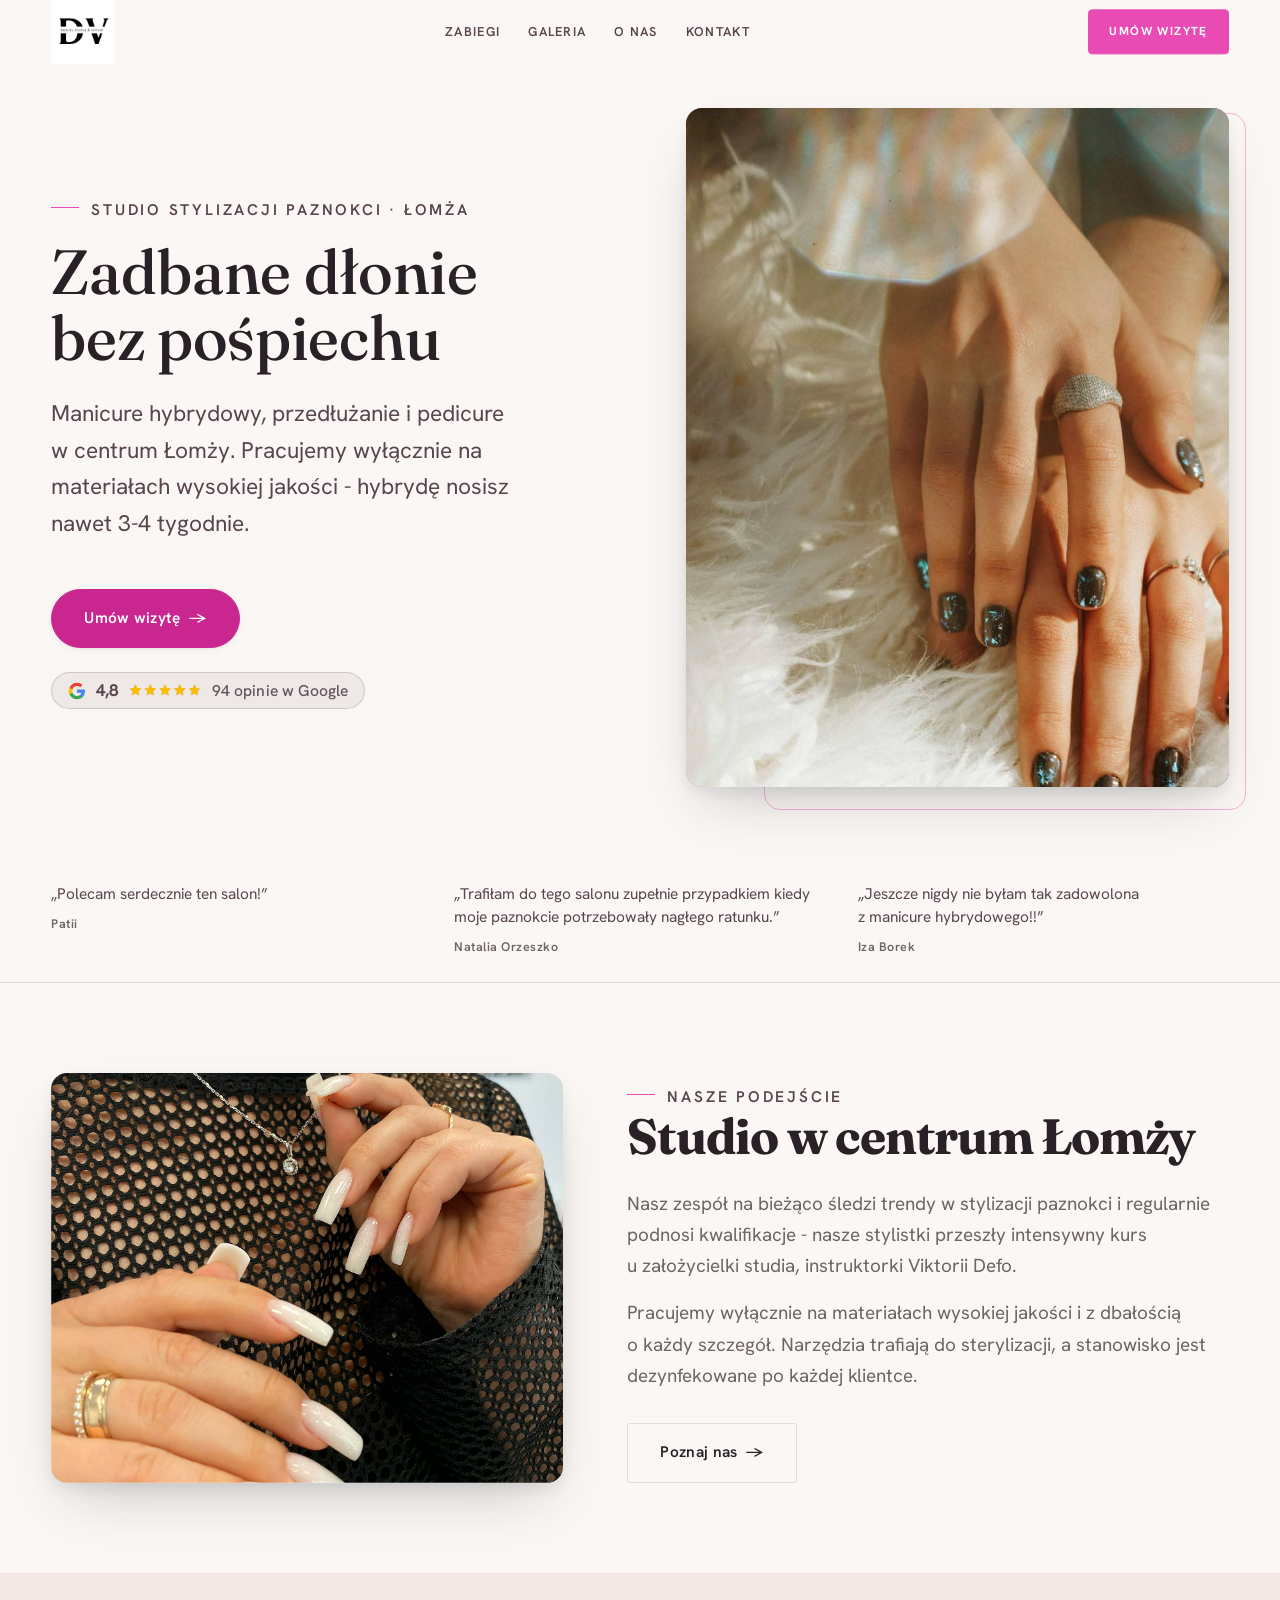
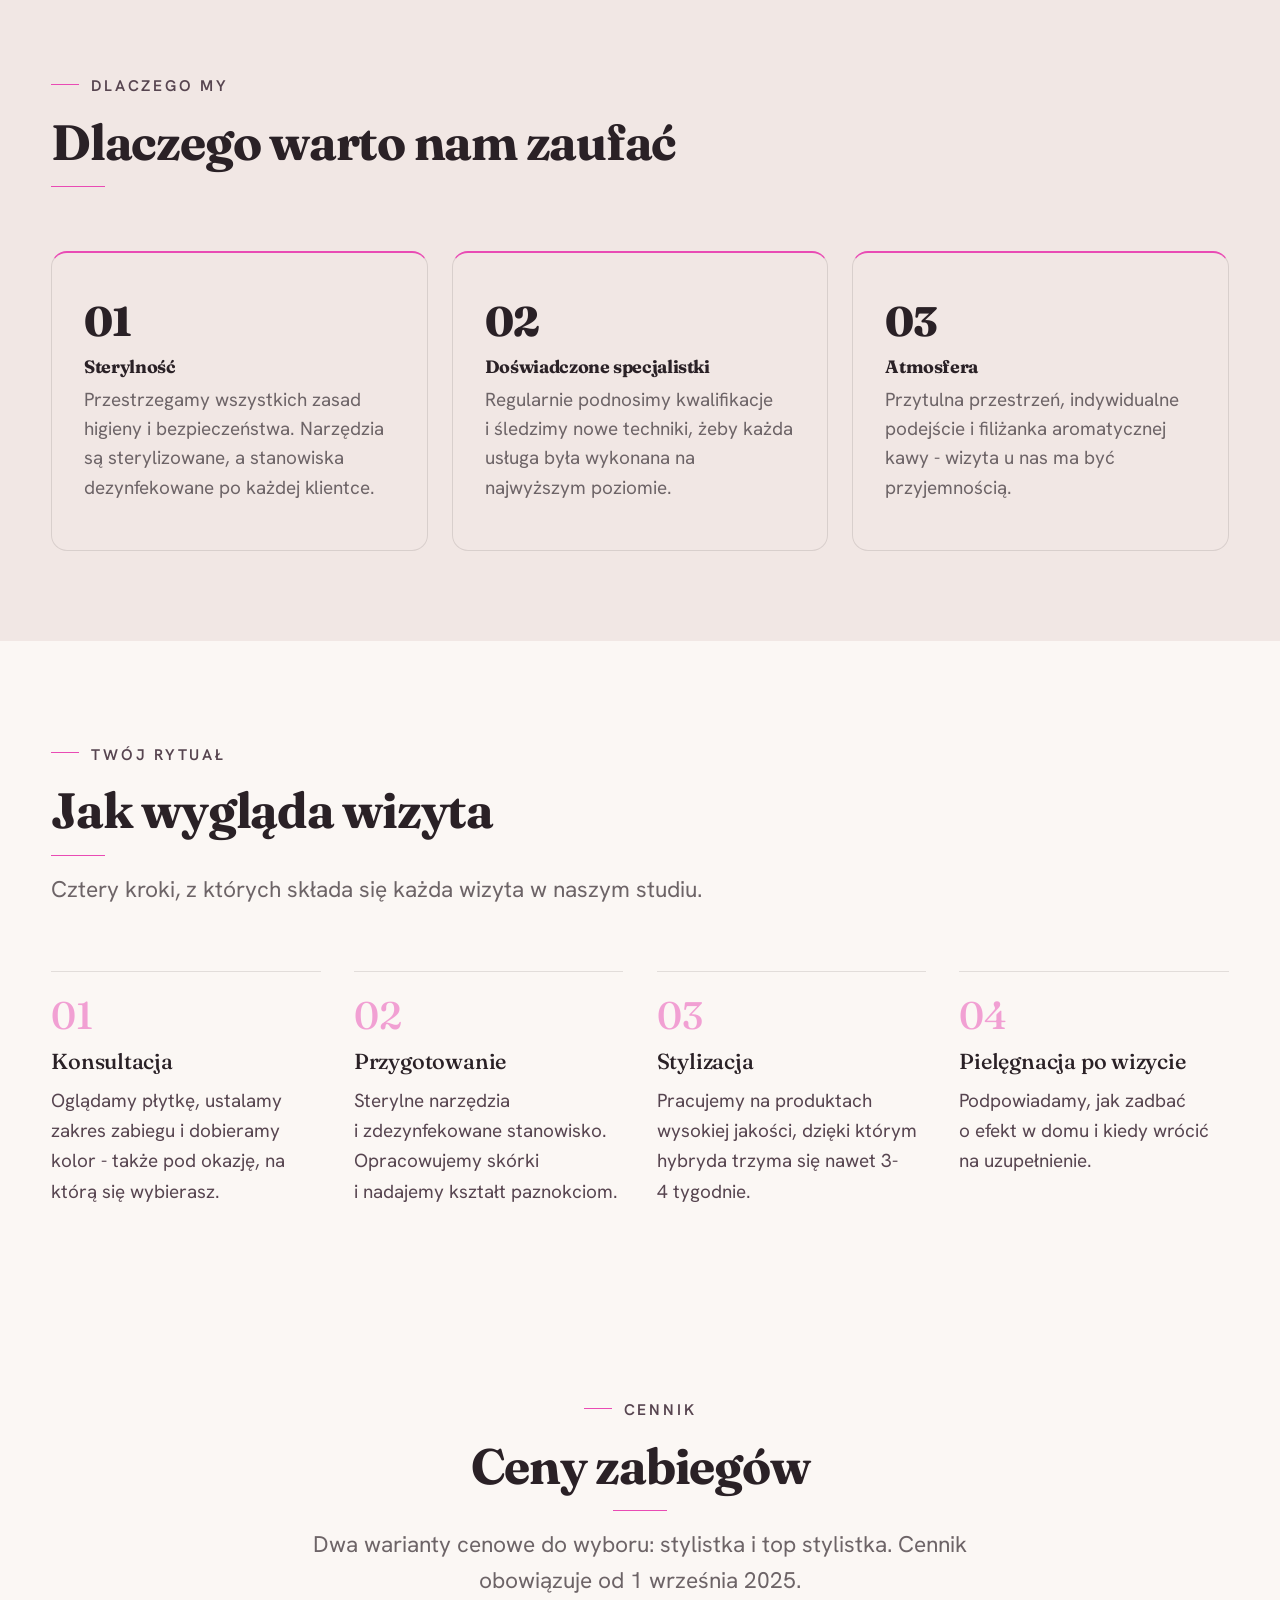
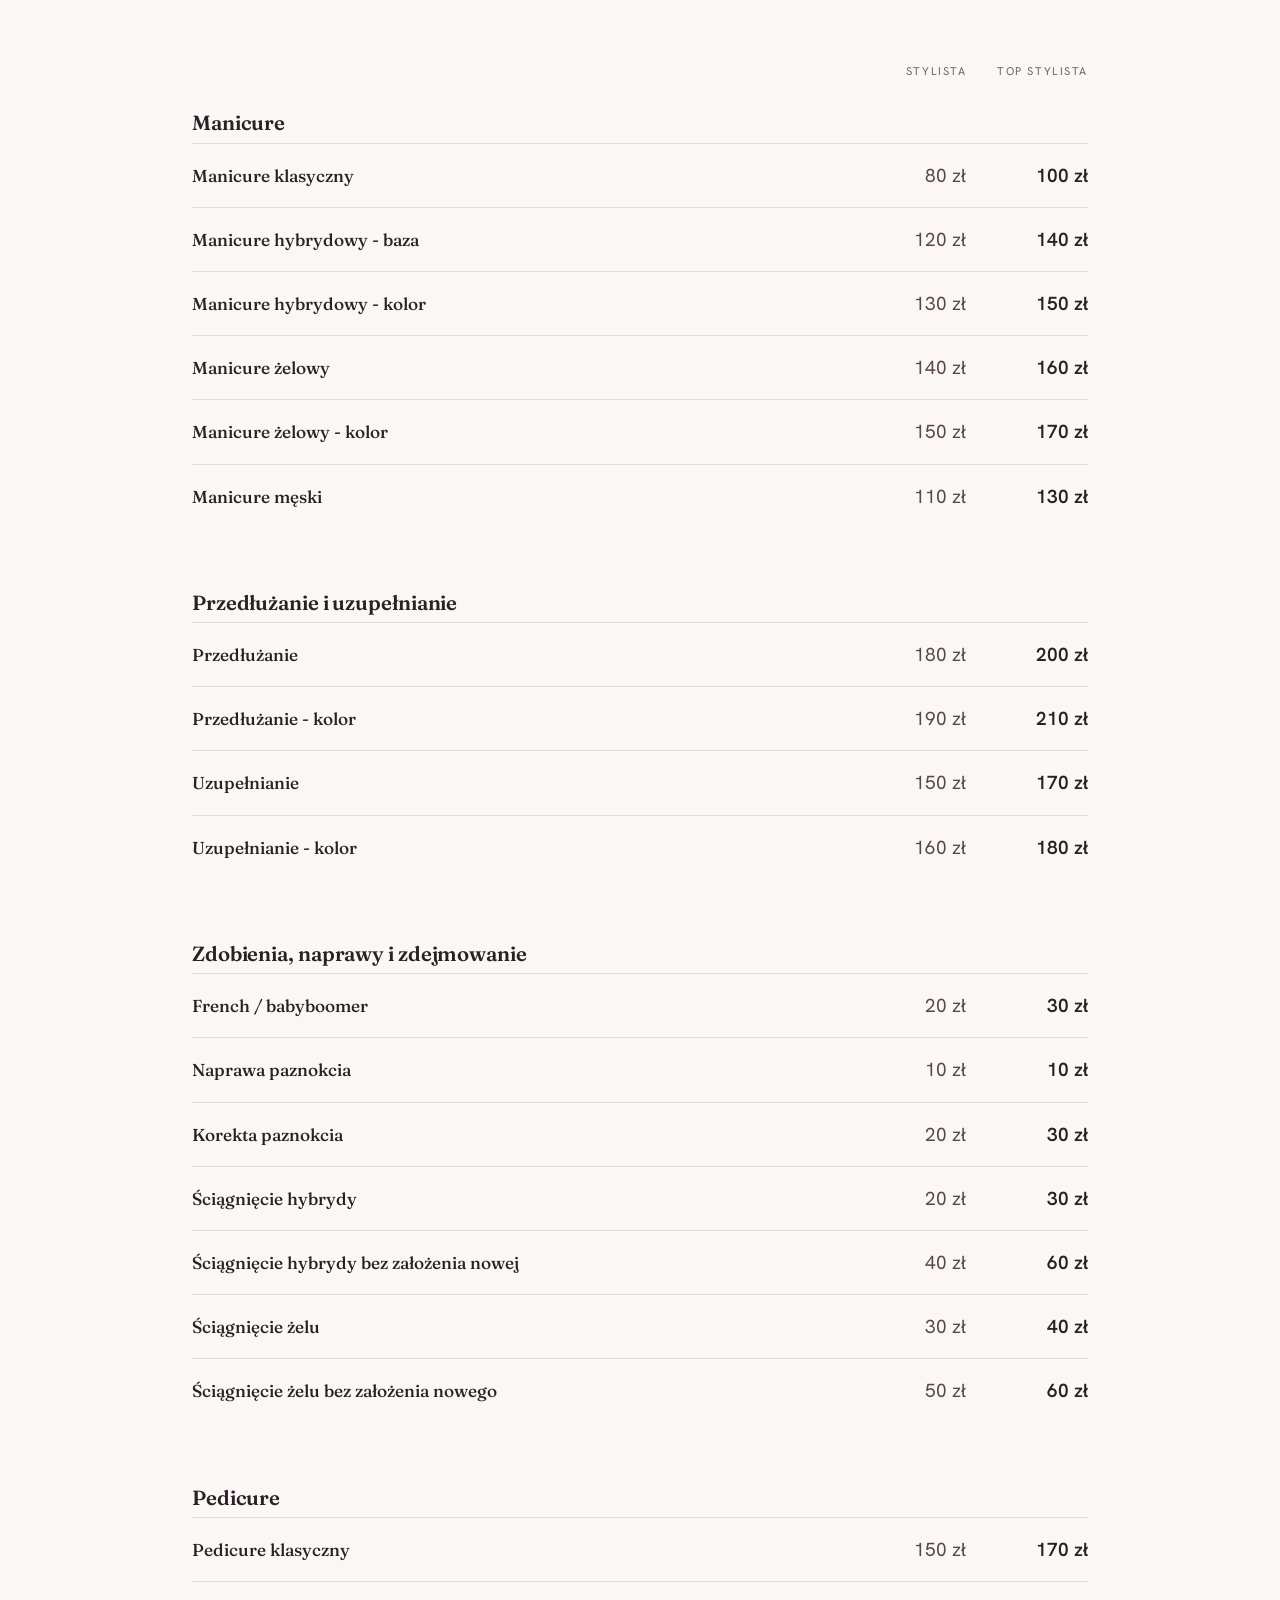
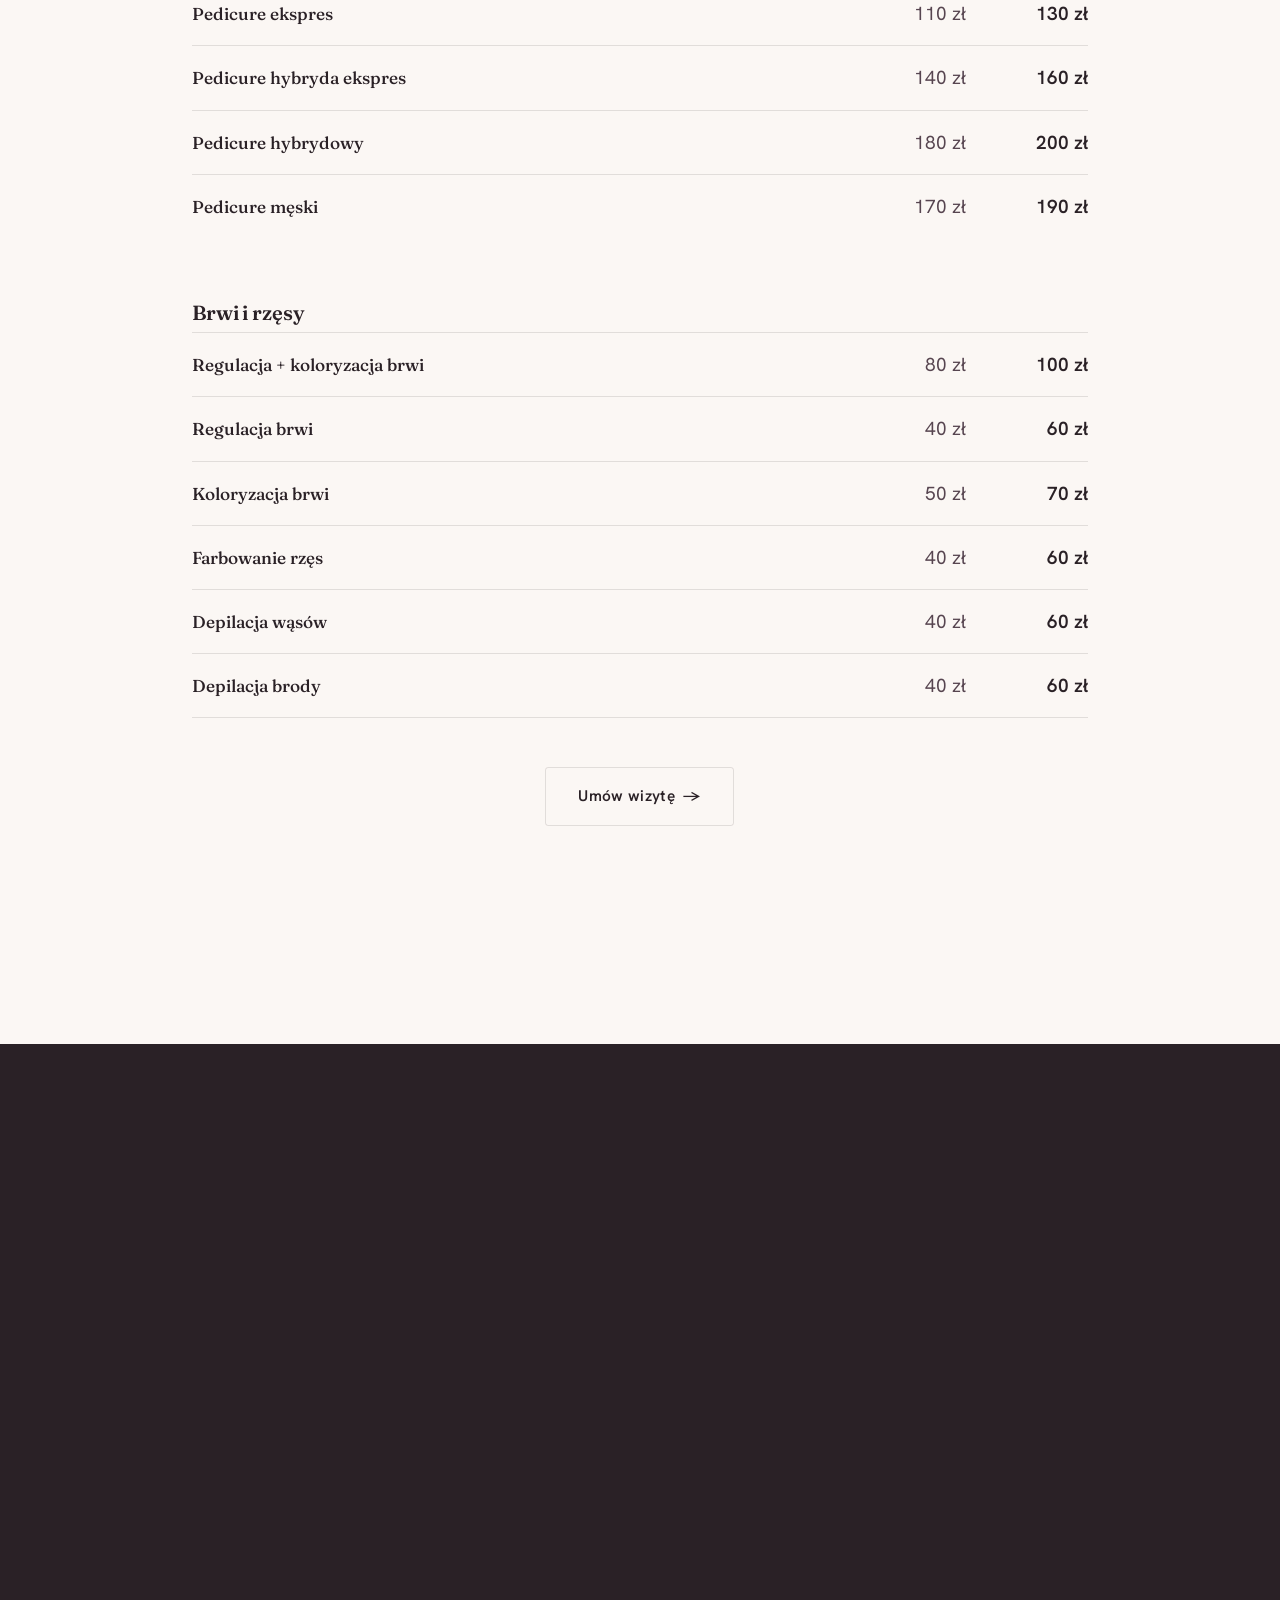
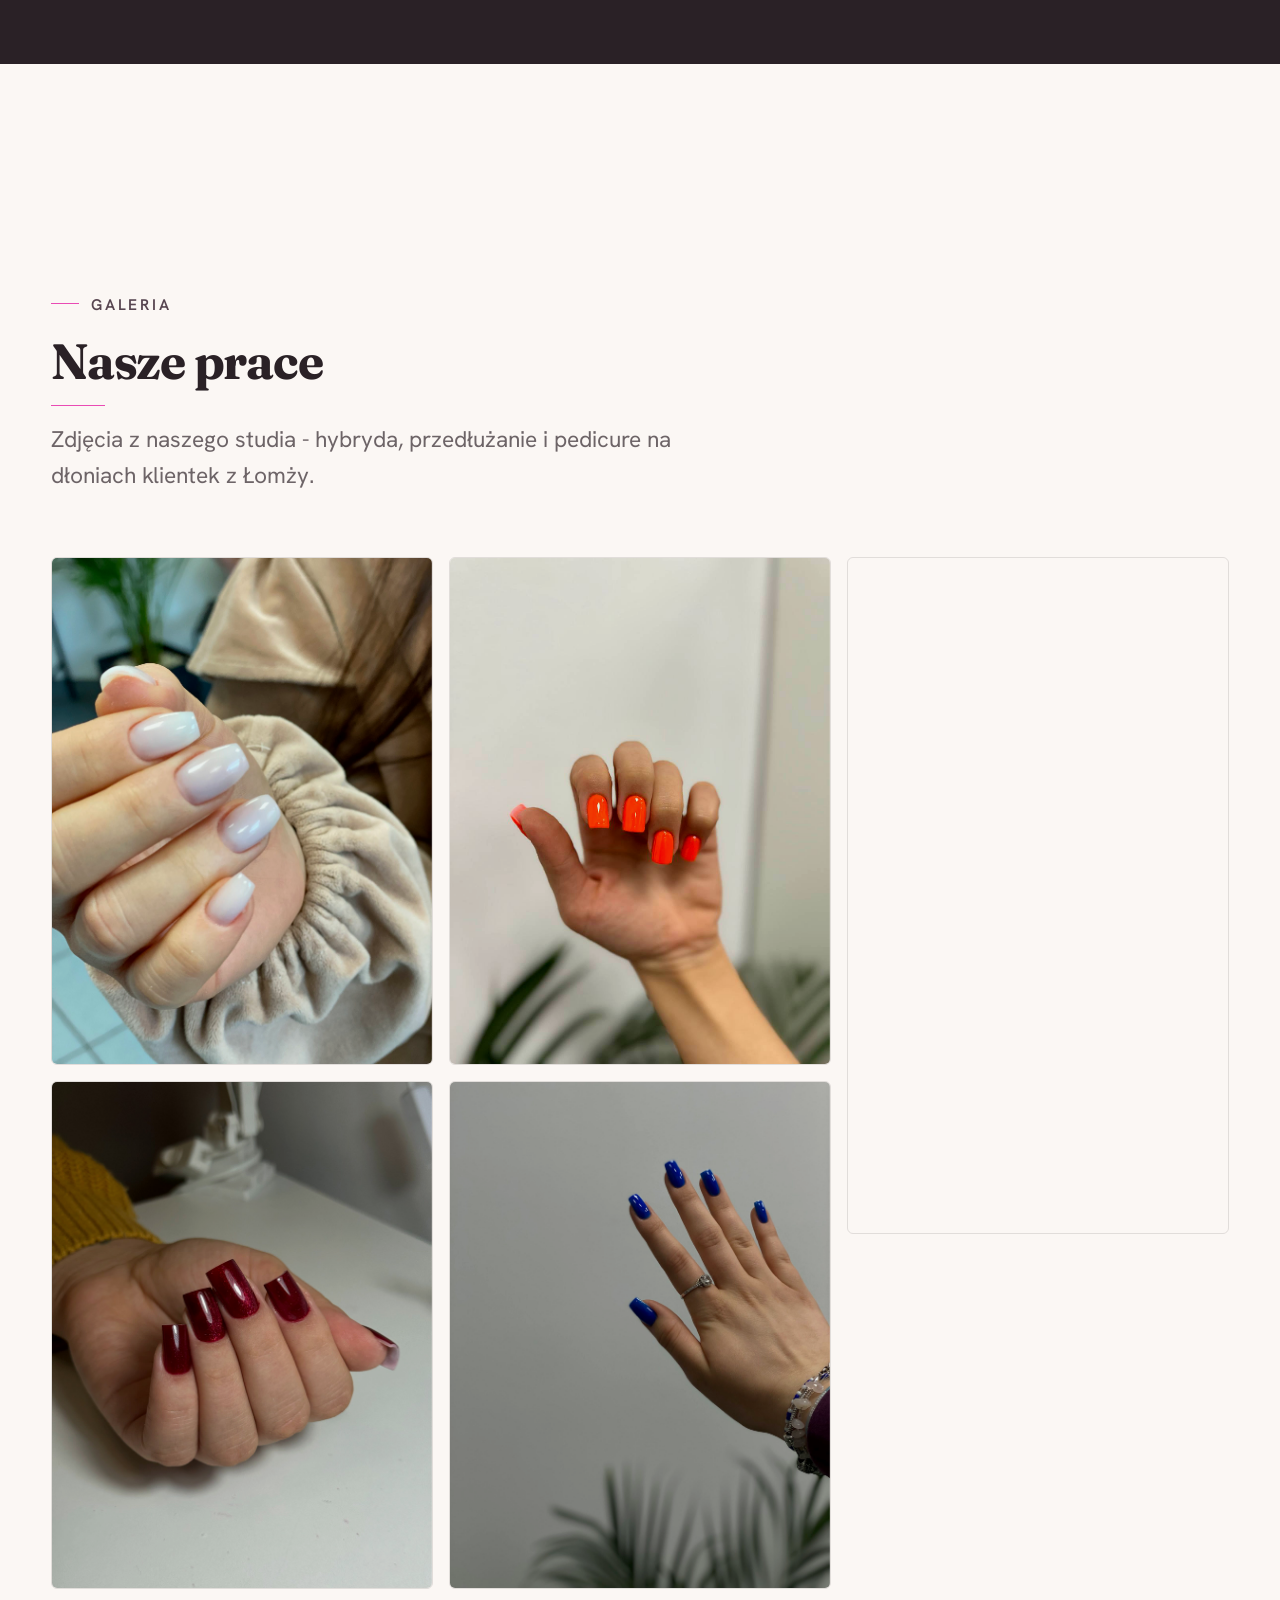
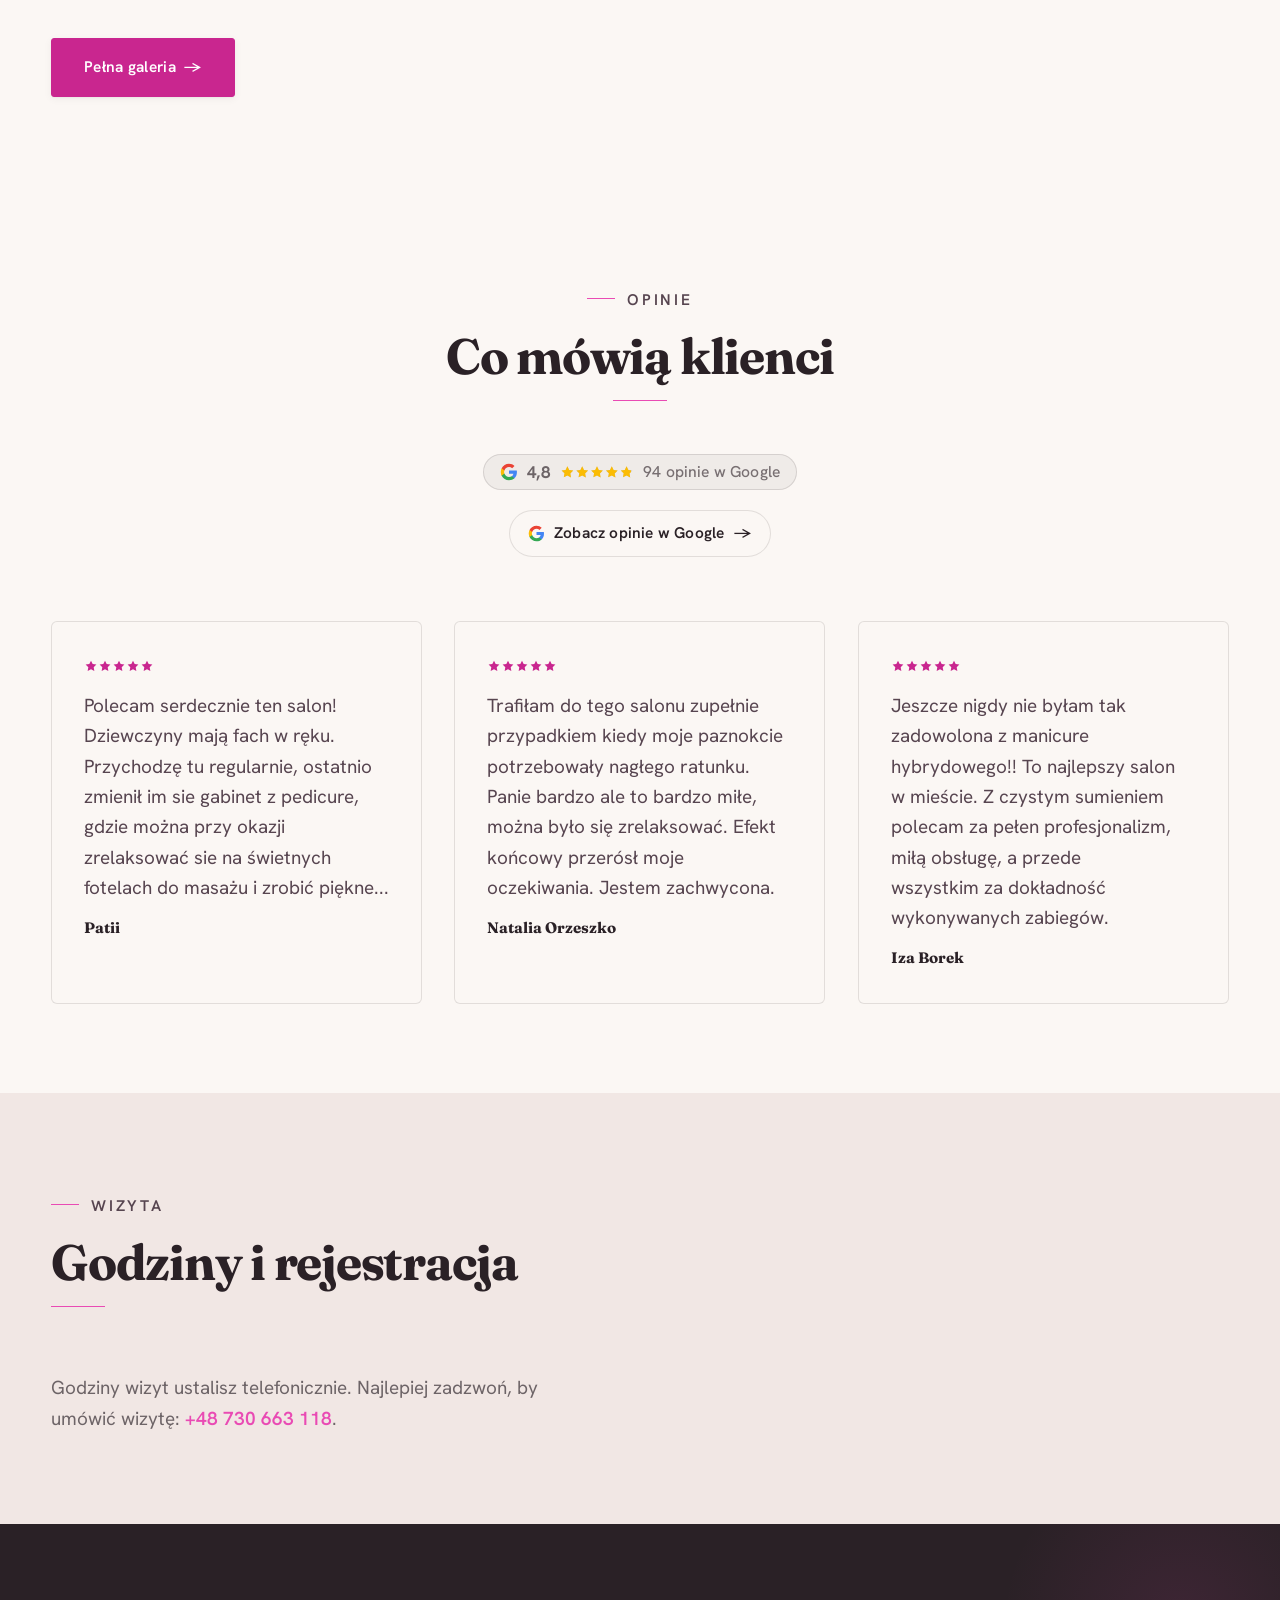
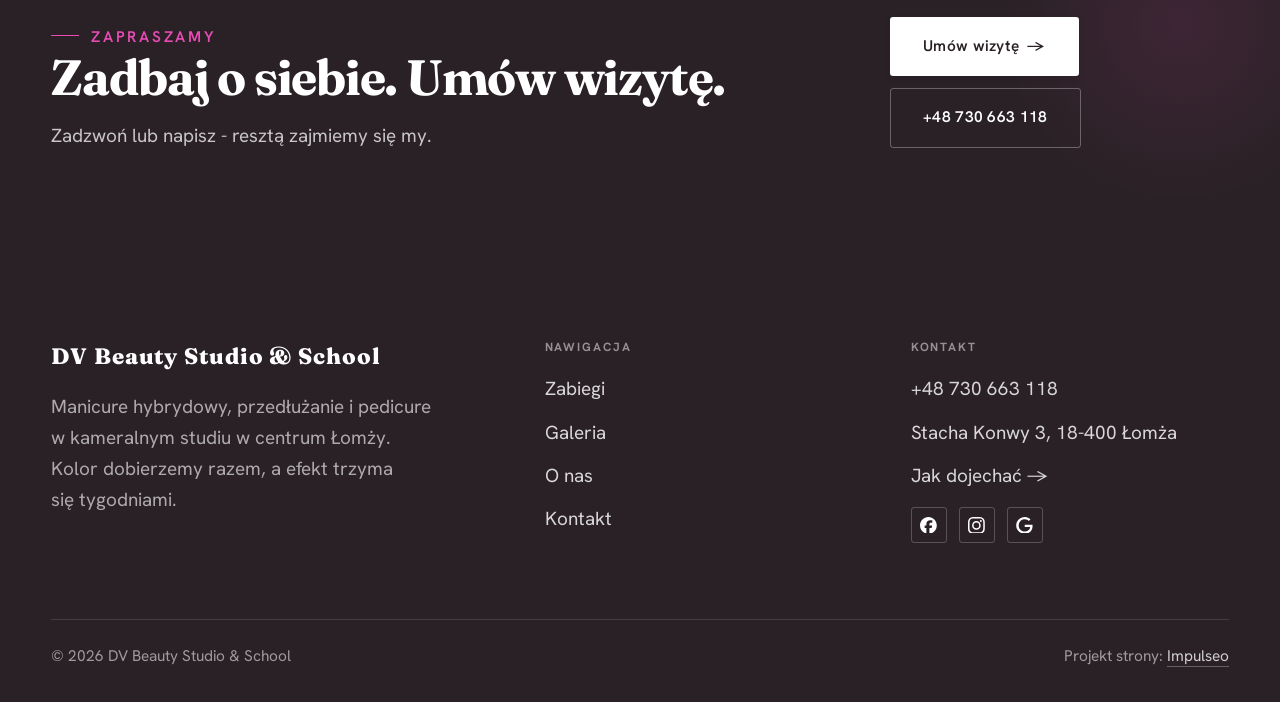
<file: index.html>
<!DOCTYPE html>
<html lang="pl">
<head>
<meta charset="UTF-8">
<meta name="viewport" content="width=device-width, initial-scale=1.0">
<title>DV Beauty Studio &amp; School - stylizacja paznokci · Łomża</title>
<meta name="description" content="DV Beauty Studio &amp; School - manicure hybrydowy, przedłużanie paznokci i pedicure w Łomży. Sterylne narzędzia, terminy dopasowane do Ciebie. Zadzwoń i umów wizytę.">
<link rel="canonical" href="https://kris20032.github.io/dv-beauty-studio-school/">
<meta name="robots" content="noindex, nofollow">
<meta property="og:type" content="website">
<meta property="og:locale" content="pl_PL">
<meta property="og:site_name" content="DV Beauty Studio &amp; School">
<meta property="og:title" content="DV Beauty Studio &amp; School - stylizacja paznokci · Łomża">
<meta property="og:description" content="DV Beauty Studio &amp; School - manicure hybrydowy, przedłużanie paznokci i pedicure w Łomży. Sterylne narzędzia, terminy dopasowane do Ciebie. Zadzwoń i umów wizytę.">
<meta property="og:url" content="https://kris20032.github.io/dv-beauty-studio-school/">
<meta property="og:image" content="https://kris20032.github.io/dv-beauty-studio-school/img/og.jpg">
<meta property="og:image:width" content="1200">
<meta property="og:image:height" content="630">
<meta name="twitter:card" content="summary_large_image">
<script type="application/ld+json">{"@context": "https://schema.org", "@type": "LocalBusiness", "name": "DV Beauty Studio & School", "url": "https://kris20032.github.io/dv-beauty-studio-school/", "telephone": "+48730663118", "image": "https://kris20032.github.io/dv-beauty-studio-school/img/og.jpg", "address": "Stacha Konwy 3, 18-400 Łomża", "sameAs": ["https://www.facebook.com/dv.nailspace.insta/", "https://www.instagram.com/dv.nailspace/", "https://www.google.com/maps?cid=17348931028230055047"]}</script>
<link rel="preconnect" href="https://fonts.googleapis.com">
<link rel="preconnect" href="https://fonts.gstatic.com" crossorigin>
<link href="https://fonts.googleapis.com/css2?family=Fraunces:wght@500;600;700&family=Hanken+Grotesk:wght@400;500;600&display=swap" rel="stylesheet">
<link rel="stylesheet" href="assets/styles.css?v=75b5875e">
</head>
<body>

<header class="nav">
  <div class="wrap nav-inner">
    <a class="brand brand-has-logo" href="index.html"><img class="brand-logo" src="img/logo.jpg" alt="DV Beauty Studio &amp; School" width="720" height="720" decoding="async"></a>
    <nav class="nav-links">
      <a href="oferta.html">Zabiegi</a>
      <a href="realizacje.html">Galeria</a>
      <a href="o-nas.html">O nas</a>
      <a href="kontakt.html">Kontakt</a>
      <a href="kontakt.html" class="btn btn-accent">Umów wizytę</a>
    </nav>
    <button class="nav-toggle" aria-label="Menu"><span></span><span></span><span></span></button>
  </div>
</header>

<main>
<section class="hero-spa">
  <div class="wrap">
    <div class="hs-copy reveal">
      <span class="eyebrow">Studio stylizacji paznokci · Łomża</span>
      <h1 class="hs-claim">Zadbane dłonie bez pośpiechu</h1>
      <p class="hs-lead">Manicure hybrydowy, przedłużanie i pedicure w centrum Łomży. Pracujemy wyłącznie na materiałach wysokiej jakości - hybrydę nosisz nawet 3-4 tygodnie.</p>
      <a href="kontakt.html" class="btn btn-accent hs-cta">Umów wizytę <span class="arr">→</span></a>
      <p class="hs-rating"><span class="g-badge"><svg class="gb-ico" viewBox="0 0 24 24" width="18" height="18" aria-hidden="true"><path fill="#4285F4" d="M22.56 12.25c0-.78-.07-1.53-.2-2.25H12v4.26h5.92c-.26 1.37-1.04 2.53-2.21 3.31v2.77h3.57c2.08-1.92 3.28-4.74 3.28-8.09z"/><path fill="#34A853" d="M12 23c2.97 0 5.46-.98 7.28-2.66l-3.57-2.77c-.98.66-2.23 1.06-3.71 1.06-2.86 0-5.29-1.93-6.16-4.53H2.18v2.84C3.99 20.53 7.7 23 12 23z"/><path fill="#FBBC05" d="M5.84 14.09c-.22-.66-.35-1.36-.35-2.09s.13-1.43.35-2.09V7.07H2.18C1.43 8.55 1 10.22 1 12s.43 3.45 1.18 4.93l2.85-2.22.81-.62z"/><path fill="#EA4335" d="M12 5.38c1.62 0 3.06.56 4.21 1.64l3.15-3.15C17.45 2.09 14.97 1 12 1 7.7 1 3.99 3.47 2.18 7.07l3.66 2.84c.87-2.6 3.3-4.53 6.16-4.53z"/></svg><b class="gb-ocena">4,8</b><svg class="gb-stars" viewBox="0 0 90 18" width="74" height="14.8" aria-hidden="true"><g fill="currentColor" opacity=".26"><path transform="translate(0,0)" d="M9 1.6l2.2 4.46 4.92.72-3.56 3.47.84 4.9L9 12.74l-4.4 2.31.84-4.9L1.88 6.68l4.92-.72L9 1.6Z"/><path transform="translate(18,0)" d="M9 1.6l2.2 4.46 4.92.72-3.56 3.47.84 4.9L9 12.74l-4.4 2.31.84-4.9L1.88 6.68l4.92-.72L9 1.6Z"/><path transform="translate(36,0)" d="M9 1.6l2.2 4.46 4.92.72-3.56 3.47.84 4.9L9 12.74l-4.4 2.31.84-4.9L1.88 6.68l4.92-.72L9 1.6Z"/><path transform="translate(54,0)" d="M9 1.6l2.2 4.46 4.92.72-3.56 3.47.84 4.9L9 12.74l-4.4 2.31.84-4.9L1.88 6.68l4.92-.72L9 1.6Z"/><path transform="translate(72,0)" d="M9 1.6l2.2 4.46 4.92.72-3.56 3.47.84 4.9L9 12.74l-4.4 2.31.84-4.9L1.88 6.68l4.92-.72L9 1.6Z"/></g><clipPath id="gs960"><rect x="0" y="0" width="86.4" height="18"/></clipPath><g fill="#FBBC04" clip-path="url(#gs960)"><path transform="translate(0,0)" d="M9 1.6l2.2 4.46 4.92.72-3.56 3.47.84 4.9L9 12.74l-4.4 2.31.84-4.9L1.88 6.68l4.92-.72L9 1.6Z"/><path transform="translate(18,0)" d="M9 1.6l2.2 4.46 4.92.72-3.56 3.47.84 4.9L9 12.74l-4.4 2.31.84-4.9L1.88 6.68l4.92-.72L9 1.6Z"/><path transform="translate(36,0)" d="M9 1.6l2.2 4.46 4.92.72-3.56 3.47.84 4.9L9 12.74l-4.4 2.31.84-4.9L1.88 6.68l4.92-.72L9 1.6Z"/><path transform="translate(54,0)" d="M9 1.6l2.2 4.46 4.92.72-3.56 3.47.84 4.9L9 12.74l-4.4 2.31.84-4.9L1.88 6.68l4.92-.72L9 1.6Z"/><path transform="translate(72,0)" d="M9 1.6l2.2 4.46 4.92.72-3.56 3.47.84 4.9L9 12.74l-4.4 2.31.84-4.9L1.88 6.68l4.92-.72L9 1.6Z"/></g></svg><span class="gb-txt">94 opinie w Google</span></span></p>
    </div>
    <figure class="hs-fig reveal"><img src="img/hero.jpg" fetchpriority="high" data-rotate="img/g7.jpg|img/g8.jpg" alt="DV Beauty Studio &amp; School" width="1880" height="1253"></figure>
  </div>
</section>
<section class="opinie-mini" aria-label="Opinie klientów">
  <div class="wrap">
    <div class="om-row">
      <div class="om-item reveal"><blockquote>„Polecam serdecznie ten salon!”</blockquote><span class="om-autor">Patii</span></div>
      <div class="om-item reveal"><blockquote>„Trafiłam do tego salonu zupełnie przypadkiem kiedy moje paznokcie potrzebowały nagłego ratunku.”</blockquote><span class="om-autor">Natalia Orzeszko</span></div>
      <div class="om-item reveal"><blockquote>„Jeszcze nigdy nie byłam tak zadowolona z manicure hybrydowego!!”</blockquote><span class="om-autor">Iza Borek</span></div>
    </div>
  </div>
</section>
<section>
  <div class="wrap split">
    <div class="split-art reveal"><img src="img/g1.jpg" alt="DV Beauty Studio &amp; School" loading="lazy" width="1600" height="2133" decoding="async"></div>
    <div class="split-copy reveal">
      <span class="eyebrow">Nasze podejście</span>
      <h2>Studio w centrum Łomży</h2>
      <p class="muted">Nasz zespół na bieżąco śledzi trendy w stylizacji paznokci i regularnie podnosi kwalifikacje - nasze stylistki przeszły intensywny kurs u założycielki studia, instruktorki Viktorii Defo.</p>
      <p class="muted">Pracujemy wyłącznie na materiałach wysokiej jakości i z dbałością o każdy szczegół. Narzędzia trafiają do sterylizacji, a stanowisko jest dezynfekowane po każdej klientce.</p>
      <a href="o-nas.html" class="btn btn-ghost">Poznaj nas <span class="arr">→</span></a>
    </div>
  </div>
</section>
<section class="trust">
  <div class="wrap">
    <div class="head reveal">
      <span class="eyebrow">Dlaczego my</span>
      <h2>Dlaczego warto nam zaufać</h2>
    </div>
    <div class="trust-grid">
      <div class="trust-card reveal"><span class="big">01</span><h3>Sterylność</h3><p>Przestrzegamy wszystkich zasad higieny i bezpieczeństwa. Narzędzia są sterylizowane, a stanowiska dezynfekowane po każdej klientce.</p></div>
      <div class="trust-card reveal"><span class="big">02</span><h3>Doświadczone specjalistki</h3><p>Regularnie podnosimy kwalifikacje i śledzimy nowe techniki, żeby każda usługa była wykonana na najwyższym poziomie.</p></div>
      <div class="trust-card reveal"><span class="big">03</span><h3>Atmosfera</h3><p>Przytulna przestrzeń, indywidualne podejście i filiżanka aromatycznej kawy - wizyta u nas ma być przyjemnością.</p></div>
    </div>
  </div>
</section>
<section class="rytual">
  <div class="wrap">
    <div class="head reveal">
      <span class="eyebrow">Twój rytuał</span>
      <h2>Jak wygląda wizyta</h2>
      <p>Cztery kroki, z których składa się każda wizyta w naszym studiu.</p>
    </div>
    <div class="ryt-steps">
      <div class="ryt-step reveal"><span class="ryt-no">01</span><h3>Konsultacja</h3><p>Oglądamy płytkę, ustalamy zakres zabiegu i dobieramy kolor - także pod okazję, na którą się wybierasz.</p></div>
      <div class="ryt-step reveal"><span class="ryt-no">02</span><h3>Przygotowanie</h3><p>Sterylne narzędzia i zdezynfekowane stanowisko. Opracowujemy skórki i nadajemy kształt paznokciom.</p></div>
      <div class="ryt-step reveal"><span class="ryt-no">03</span><h3>Stylizacja</h3><p>Pracujemy na produktach wysokiej jakości, dzięki którym hybryda trzyma się nawet 3-4 tygodnie.</p></div>
      <div class="ryt-step reveal"><span class="ryt-no">04</span><h3>Pielęgnacja po wizycie</h3><p>Podpowiadamy, jak zadbać o efekt w domu i kiedy wrócić na uzupełnienie.</p></div>
    </div>
  </div>
</section>
<section class="menu-sec">
  <div class="wrap">
    <div class="head center reveal">
      <span class="eyebrow">Cennik</span>
      <h2>Ceny zabiegów</h2>
      <p>Dwa warianty cenowe do wyboru: stylistka i top stylistka. Cennik obowiązuje od 1 września 2025.</p>
    </div>
    <div class="cennik cennik-price">
      <div class="cn-head reveal"><span></span><span>Stylista</span><span>Top stylista</span></div>
      <h3 class="cn-cat reveal">Manicure</h3>
      <div class="cennik-row reveal"><div class="cn-name">Manicure klasyczny</div><div class="cn-price" data-label="Stylista">80 zł</div><div class="cn-price cn-price-top" data-label="Top stylista">100 zł</div></div>
      <div class="cennik-row reveal"><div class="cn-name">Manicure hybrydowy - baza</div><div class="cn-price" data-label="Stylista">120 zł</div><div class="cn-price cn-price-top" data-label="Top stylista">140 zł</div></div>
      <div class="cennik-row reveal"><div class="cn-name">Manicure hybrydowy - kolor</div><div class="cn-price" data-label="Stylista">130 zł</div><div class="cn-price cn-price-top" data-label="Top stylista">150 zł</div></div>
      <div class="cennik-row reveal"><div class="cn-name">Manicure żelowy</div><div class="cn-price" data-label="Stylista">140 zł</div><div class="cn-price cn-price-top" data-label="Top stylista">160 zł</div></div>
      <div class="cennik-row reveal"><div class="cn-name">Manicure żelowy - kolor</div><div class="cn-price" data-label="Stylista">150 zł</div><div class="cn-price cn-price-top" data-label="Top stylista">170 zł</div></div>
      <div class="cennik-row reveal"><div class="cn-name">Manicure męski</div><div class="cn-price" data-label="Stylista">110 zł</div><div class="cn-price cn-price-top" data-label="Top stylista">130 zł</div></div>
      <h3 class="cn-cat reveal">Przedłużanie i uzupełnianie</h3>
      <div class="cennik-row reveal"><div class="cn-name">Przedłużanie</div><div class="cn-price" data-label="Stylista">180 zł</div><div class="cn-price cn-price-top" data-label="Top stylista">200 zł</div></div>
      <div class="cennik-row reveal"><div class="cn-name">Przedłużanie - kolor</div><div class="cn-price" data-label="Stylista">190 zł</div><div class="cn-price cn-price-top" data-label="Top stylista">210 zł</div></div>
      <div class="cennik-row reveal"><div class="cn-name">Uzupełnianie</div><div class="cn-price" data-label="Stylista">150 zł</div><div class="cn-price cn-price-top" data-label="Top stylista">170 zł</div></div>
      <div class="cennik-row reveal"><div class="cn-name">Uzupełnianie - kolor</div><div class="cn-price" data-label="Stylista">160 zł</div><div class="cn-price cn-price-top" data-label="Top stylista">180 zł</div></div>
      <h3 class="cn-cat reveal">Zdobienia, naprawy i zdejmowanie</h3>
      <div class="cennik-row reveal"><div class="cn-name">French / babyboomer</div><div class="cn-price" data-label="Stylista">20 zł</div><div class="cn-price cn-price-top" data-label="Top stylista">30 zł</div></div>
      <div class="cennik-row reveal"><div class="cn-name">Naprawa paznokcia</div><div class="cn-price" data-label="Stylista">10 zł</div><div class="cn-price cn-price-top" data-label="Top stylista">10 zł</div></div>
      <div class="cennik-row reveal"><div class="cn-name">Korekta paznokcia</div><div class="cn-price" data-label="Stylista">20 zł</div><div class="cn-price cn-price-top" data-label="Top stylista">30 zł</div></div>
      <div class="cennik-row reveal"><div class="cn-name">Ściągnięcie hybrydy</div><div class="cn-price" data-label="Stylista">20 zł</div><div class="cn-price cn-price-top" data-label="Top stylista">30 zł</div></div>
      <div class="cennik-row reveal"><div class="cn-name">Ściągnięcie hybrydy bez założenia nowej</div><div class="cn-price" data-label="Stylista">40 zł</div><div class="cn-price cn-price-top" data-label="Top stylista">60 zł</div></div>
      <div class="cennik-row reveal"><div class="cn-name">Ściągnięcie żelu</div><div class="cn-price" data-label="Stylista">30 zł</div><div class="cn-price cn-price-top" data-label="Top stylista">40 zł</div></div>
      <div class="cennik-row reveal"><div class="cn-name">Ściągnięcie żelu bez założenia nowego</div><div class="cn-price" data-label="Stylista">50 zł</div><div class="cn-price cn-price-top" data-label="Top stylista">60 zł</div></div>
      <h3 class="cn-cat reveal">Pedicure</h3>
      <div class="cennik-row reveal"><div class="cn-name">Pedicure klasyczny</div><div class="cn-price" data-label="Stylista">150 zł</div><div class="cn-price cn-price-top" data-label="Top stylista">170 zł</div></div>
      <div class="cennik-row reveal"><div class="cn-name">Pedicure ekspres</div><div class="cn-price" data-label="Stylista">110 zł</div><div class="cn-price cn-price-top" data-label="Top stylista">130 zł</div></div>
      <div class="cennik-row reveal"><div class="cn-name">Pedicure hybryda ekspres</div><div class="cn-price" data-label="Stylista">140 zł</div><div class="cn-price cn-price-top" data-label="Top stylista">160 zł</div></div>
      <div class="cennik-row reveal"><div class="cn-name">Pedicure hybrydowy</div><div class="cn-price" data-label="Stylista">180 zł</div><div class="cn-price cn-price-top" data-label="Top stylista">200 zł</div></div>
      <div class="cennik-row reveal"><div class="cn-name">Pedicure męski</div><div class="cn-price" data-label="Stylista">170 zł</div><div class="cn-price cn-price-top" data-label="Top stylista">190 zł</div></div>
      <h3 class="cn-cat reveal">Brwi i rzęsy</h3>
      <div class="cennik-row reveal"><div class="cn-name">Regulacja + koloryzacja brwi</div><div class="cn-price" data-label="Stylista">80 zł</div><div class="cn-price cn-price-top" data-label="Top stylista">100 zł</div></div>
      <div class="cennik-row reveal"><div class="cn-name">Regulacja brwi</div><div class="cn-price" data-label="Stylista">40 zł</div><div class="cn-price cn-price-top" data-label="Top stylista">60 zł</div></div>
      <div class="cennik-row reveal"><div class="cn-name">Koloryzacja brwi</div><div class="cn-price" data-label="Stylista">50 zł</div><div class="cn-price cn-price-top" data-label="Top stylista">70 zł</div></div>
      <div class="cennik-row reveal"><div class="cn-name">Farbowanie rzęs</div><div class="cn-price" data-label="Stylista">40 zł</div><div class="cn-price cn-price-top" data-label="Top stylista">60 zł</div></div>
      <div class="cennik-row reveal"><div class="cn-name">Depilacja wąsów</div><div class="cn-price" data-label="Stylista">40 zł</div><div class="cn-price cn-price-top" data-label="Top stylista">60 zł</div></div>
      <div class="cennik-row reveal"><div class="cn-name">Depilacja brody</div><div class="cn-price" data-label="Stylista">40 zł</div><div class="cn-price cn-price-top" data-label="Top stylista">60 zł</div></div>
    </div>
    <div style="text-align:center;margin-top:var(--space-7)" class="reveal"><a href="kontakt.html" class="btn btn-ghost">Umów wizytę <span class="arr">→</span></a></div>
  </div>
</section>
<section class="stopklatka" aria-hidden="true">
  <div class="stk-bg" style="background-image:url(img/g10.jpg)"></div>
</section>
<section>
  <div class="wrap">
    <div class="head reveal">
      <span class="eyebrow">Galeria</span>
      <h2>Nasze prace</h2>
      <p>Zdjęcia z naszego studia - hybryda, przedłużanie i pedicure na dłoniach klientek z Łomży.</p>
    </div>
    <div class="gallery-masonry">
      <figure class="m-tile reveal"><img src="img/g2.jpg" alt="DV Beauty Studio &amp; School" loading="lazy" width="1600" height="2133" decoding="async"></figure>
      <figure class="m-tile reveal"><img src="img/g3.jpg" alt="DV Beauty Studio &amp; School" loading="lazy" width="1536" height="2048" decoding="async"></figure>
      <figure class="m-tile reveal"><img src="img/g4.jpg" alt="DV Beauty Studio &amp; School" loading="lazy" width="960" height="1280" decoding="async"></figure>
      <figure class="m-tile reveal"><img src="img/g5.jpg" alt="DV Beauty Studio &amp; School" loading="lazy" width="1600" height="2133" decoding="async"></figure>
      <figure class="m-tile reveal"><img src="img/g6.jpg" alt="DV Beauty Studio &amp; School" loading="lazy" width="720" height="1280" decoding="async"></figure>
    </div>
    <div style="margin-top:var(--space-7)" class="reveal"><a href="realizacje.html" class="btn btn-accent">Pełna galeria <span class="arr">→</span></a></div>
  </div>
</section>
<section class="opinie">
  <div class="wrap">
    <div class="head center reveal">
      <span class="eyebrow">Opinie</span>
      <h2>Co mówią klienci</h2>
    </div>
    <p class="op-meta reveal"><span class="g-badge"><svg class="gb-ico" viewBox="0 0 24 24" width="18" height="18" aria-hidden="true"><path fill="#4285F4" d="M22.56 12.25c0-.78-.07-1.53-.2-2.25H12v4.26h5.92c-.26 1.37-1.04 2.53-2.21 3.31v2.77h3.57c2.08-1.92 3.28-4.74 3.28-8.09z"/><path fill="#34A853" d="M12 23c2.97 0 5.46-.98 7.28-2.66l-3.57-2.77c-.98.66-2.23 1.06-3.71 1.06-2.86 0-5.29-1.93-6.16-4.53H2.18v2.84C3.99 20.53 7.7 23 12 23z"/><path fill="#FBBC05" d="M5.84 14.09c-.22-.66-.35-1.36-.35-2.09s.13-1.43.35-2.09V7.07H2.18C1.43 8.55 1 10.22 1 12s.43 3.45 1.18 4.93l2.85-2.22.81-.62z"/><path fill="#EA4335" d="M12 5.38c1.62 0 3.06.56 4.21 1.64l3.15-3.15C17.45 2.09 14.97 1 12 1 7.7 1 3.99 3.47 2.18 7.07l3.66 2.84c.87-2.6 3.3-4.53 6.16-4.53z"/></svg><b class="gb-ocena">4,8</b><svg class="gb-stars" viewBox="0 0 90 18" width="74" height="14.8" aria-hidden="true"><g fill="currentColor" opacity=".26"><path transform="translate(0,0)" d="M9 1.6l2.2 4.46 4.92.72-3.56 3.47.84 4.9L9 12.74l-4.4 2.31.84-4.9L1.88 6.68l4.92-.72L9 1.6Z"/><path transform="translate(18,0)" d="M9 1.6l2.2 4.46 4.92.72-3.56 3.47.84 4.9L9 12.74l-4.4 2.31.84-4.9L1.88 6.68l4.92-.72L9 1.6Z"/><path transform="translate(36,0)" d="M9 1.6l2.2 4.46 4.92.72-3.56 3.47.84 4.9L9 12.74l-4.4 2.31.84-4.9L1.88 6.68l4.92-.72L9 1.6Z"/><path transform="translate(54,0)" d="M9 1.6l2.2 4.46 4.92.72-3.56 3.47.84 4.9L9 12.74l-4.4 2.31.84-4.9L1.88 6.68l4.92-.72L9 1.6Z"/><path transform="translate(72,0)" d="M9 1.6l2.2 4.46 4.92.72-3.56 3.47.84 4.9L9 12.74l-4.4 2.31.84-4.9L1.88 6.68l4.92-.72L9 1.6Z"/></g><clipPath id="gs960"><rect x="0" y="0" width="86.4" height="18"/></clipPath><g fill="#FBBC04" clip-path="url(#gs960)"><path transform="translate(0,0)" d="M9 1.6l2.2 4.46 4.92.72-3.56 3.47.84 4.9L9 12.74l-4.4 2.31.84-4.9L1.88 6.68l4.92-.72L9 1.6Z"/><path transform="translate(18,0)" d="M9 1.6l2.2 4.46 4.92.72-3.56 3.47.84 4.9L9 12.74l-4.4 2.31.84-4.9L1.88 6.68l4.92-.72L9 1.6Z"/><path transform="translate(36,0)" d="M9 1.6l2.2 4.46 4.92.72-3.56 3.47.84 4.9L9 12.74l-4.4 2.31.84-4.9L1.88 6.68l4.92-.72L9 1.6Z"/><path transform="translate(54,0)" d="M9 1.6l2.2 4.46 4.92.72-3.56 3.47.84 4.9L9 12.74l-4.4 2.31.84-4.9L1.88 6.68l4.92-.72L9 1.6Z"/><path transform="translate(72,0)" d="M9 1.6l2.2 4.46 4.92.72-3.56 3.47.84 4.9L9 12.74l-4.4 2.31.84-4.9L1.88 6.68l4.92-.72L9 1.6Z"/></g></svg><span class="gb-txt">94 opinie w Google</span></span></p>
    <p class="op-meta reveal"><a class="op-google" href="https://www.google.com/maps?cid=17348931028230055047" target="_blank" rel="noopener"><svg class="op-g-ico" viewBox="0 0 24 24" width="17" height="17" aria-hidden="true"><path fill="#4285F4" d="M22.56 12.25c0-.78-.07-1.53-.2-2.25H12v4.26h5.92c-.26 1.37-1.04 2.53-2.21 3.31v2.77h3.57c2.08-1.92 3.28-4.74 3.28-8.09z"/><path fill="#34A853" d="M12 23c2.97 0 5.46-.98 7.28-2.66l-3.57-2.77c-.98.66-2.23 1.06-3.71 1.06-2.86 0-5.29-1.93-6.16-4.53H2.18v2.84C3.99 20.53 7.7 23 12 23z"/><path fill="#FBBC05" d="M5.84 14.09c-.22-.66-.35-1.36-.35-2.09s.13-1.43.35-2.09V7.07H2.18C1.43 8.55 1 10.22 1 12s.43 3.45 1.18 4.93l2.85-2.22.81-.62z"/><path fill="#EA4335" d="M12 5.38c1.62 0 3.06.56 4.21 1.64l3.15-3.15C17.45 2.09 14.97 1 12 1 7.7 1 3.99 3.47 2.18 7.07l3.66 2.84c.87-2.6 3.3-4.53 6.16-4.53z"/></svg><span>Zobacz opinie w Google</span><span class="arr">→</span></a></p>
    <div class="opinie-grid">
      <figure class="op-card reveal"><span class="op-star"><svg class="ico-star" width="14" height="14" viewBox="0 0 24 24" style="vertical-align:-2px" aria-hidden="true"><path d="M12 2.8l2.85 5.8 6.4.93-4.63 4.5 1.1 6.37L12 17.4l-5.72 3 1.1-6.37-4.63-4.5 6.4-.93L12 2.8Z" fill="currentColor"/></svg><svg class="ico-star" width="14" height="14" viewBox="0 0 24 24" style="vertical-align:-2px" aria-hidden="true"><path d="M12 2.8l2.85 5.8 6.4.93-4.63 4.5 1.1 6.37L12 17.4l-5.72 3 1.1-6.37-4.63-4.5 6.4-.93L12 2.8Z" fill="currentColor"/></svg><svg class="ico-star" width="14" height="14" viewBox="0 0 24 24" style="vertical-align:-2px" aria-hidden="true"><path d="M12 2.8l2.85 5.8 6.4.93-4.63 4.5 1.1 6.37L12 17.4l-5.72 3 1.1-6.37-4.63-4.5 6.4-.93L12 2.8Z" fill="currentColor"/></svg><svg class="ico-star" width="14" height="14" viewBox="0 0 24 24" style="vertical-align:-2px" aria-hidden="true"><path d="M12 2.8l2.85 5.8 6.4.93-4.63 4.5 1.1 6.37L12 17.4l-5.72 3 1.1-6.37-4.63-4.5 6.4-.93L12 2.8Z" fill="currentColor"/></svg><svg class="ico-star" width="14" height="14" viewBox="0 0 24 24" style="vertical-align:-2px" aria-hidden="true"><path d="M12 2.8l2.85 5.8 6.4.93-4.63 4.5 1.1 6.37L12 17.4l-5.72 3 1.1-6.37-4.63-4.5 6.4-.93L12 2.8Z" fill="currentColor"/></svg></span><blockquote>Polecam serdecznie ten salon! Dziewczyny mają fach w ręku. Przychodzę tu regularnie, ostatnio zmienił im sie gabinet z pedicure, gdzie można przy okazji zrelaksować sie na świetnych fotelach do masażu i zrobić piękne...</blockquote><span class="op-autor">Patii</span></figure>
      <figure class="op-card reveal"><span class="op-star"><svg class="ico-star" width="14" height="14" viewBox="0 0 24 24" style="vertical-align:-2px" aria-hidden="true"><path d="M12 2.8l2.85 5.8 6.4.93-4.63 4.5 1.1 6.37L12 17.4l-5.72 3 1.1-6.37-4.63-4.5 6.4-.93L12 2.8Z" fill="currentColor"/></svg><svg class="ico-star" width="14" height="14" viewBox="0 0 24 24" style="vertical-align:-2px" aria-hidden="true"><path d="M12 2.8l2.85 5.8 6.4.93-4.63 4.5 1.1 6.37L12 17.4l-5.72 3 1.1-6.37-4.63-4.5 6.4-.93L12 2.8Z" fill="currentColor"/></svg><svg class="ico-star" width="14" height="14" viewBox="0 0 24 24" style="vertical-align:-2px" aria-hidden="true"><path d="M12 2.8l2.85 5.8 6.4.93-4.63 4.5 1.1 6.37L12 17.4l-5.72 3 1.1-6.37-4.63-4.5 6.4-.93L12 2.8Z" fill="currentColor"/></svg><svg class="ico-star" width="14" height="14" viewBox="0 0 24 24" style="vertical-align:-2px" aria-hidden="true"><path d="M12 2.8l2.85 5.8 6.4.93-4.63 4.5 1.1 6.37L12 17.4l-5.72 3 1.1-6.37-4.63-4.5 6.4-.93L12 2.8Z" fill="currentColor"/></svg><svg class="ico-star" width="14" height="14" viewBox="0 0 24 24" style="vertical-align:-2px" aria-hidden="true"><path d="M12 2.8l2.85 5.8 6.4.93-4.63 4.5 1.1 6.37L12 17.4l-5.72 3 1.1-6.37-4.63-4.5 6.4-.93L12 2.8Z" fill="currentColor"/></svg></span><blockquote>Trafiłam do tego salonu zupełnie przypadkiem kiedy moje paznokcie potrzebowały nagłego ratunku. Panie bardzo ale to bardzo miłe, można było się zrelaksować. Efekt końcowy przerósł moje oczekiwania. Jestem zachwycona.</blockquote><span class="op-autor">Natalia Orzeszko</span></figure>
      <figure class="op-card reveal"><span class="op-star"><svg class="ico-star" width="14" height="14" viewBox="0 0 24 24" style="vertical-align:-2px" aria-hidden="true"><path d="M12 2.8l2.85 5.8 6.4.93-4.63 4.5 1.1 6.37L12 17.4l-5.72 3 1.1-6.37-4.63-4.5 6.4-.93L12 2.8Z" fill="currentColor"/></svg><svg class="ico-star" width="14" height="14" viewBox="0 0 24 24" style="vertical-align:-2px" aria-hidden="true"><path d="M12 2.8l2.85 5.8 6.4.93-4.63 4.5 1.1 6.37L12 17.4l-5.72 3 1.1-6.37-4.63-4.5 6.4-.93L12 2.8Z" fill="currentColor"/></svg><svg class="ico-star" width="14" height="14" viewBox="0 0 24 24" style="vertical-align:-2px" aria-hidden="true"><path d="M12 2.8l2.85 5.8 6.4.93-4.63 4.5 1.1 6.37L12 17.4l-5.72 3 1.1-6.37-4.63-4.5 6.4-.93L12 2.8Z" fill="currentColor"/></svg><svg class="ico-star" width="14" height="14" viewBox="0 0 24 24" style="vertical-align:-2px" aria-hidden="true"><path d="M12 2.8l2.85 5.8 6.4.93-4.63 4.5 1.1 6.37L12 17.4l-5.72 3 1.1-6.37-4.63-4.5 6.4-.93L12 2.8Z" fill="currentColor"/></svg><svg class="ico-star" width="14" height="14" viewBox="0 0 24 24" style="vertical-align:-2px" aria-hidden="true"><path d="M12 2.8l2.85 5.8 6.4.93-4.63 4.5 1.1 6.37L12 17.4l-5.72 3 1.1-6.37-4.63-4.5 6.4-.93L12 2.8Z" fill="currentColor"/></svg></span><blockquote>Jeszcze nigdy nie byłam tak zadowolona z manicure hybrydowego!! To najlepszy salon w mieście. Z czystym sumieniem polecam za pełen profesjonalizm, miłą obsługę, a przede wszystkim za dokładność wykonywanych zabiegów.</blockquote><span class="op-autor">Iza Borek</span></figure>
    </div>
  </div>
</section>
<section class="trust">
  <div class="wrap">
    <div class="head reveal">
      <span class="eyebrow">Wizyta</span>
      <h2>Godziny i rejestracja</h2>
    </div>
    <p class="reveal" style="color:var(--muted);max-width:48ch">Godziny wizyt ustalisz telefonicznie. Najlepiej zadzwoń, by umówić wizytę: <a href="tel:+48730663118" style="color:var(--accent);font-weight:600">+48 730 663 118</a>.</p>
  </div>
</section>
<section class="cta">
  <div class="wrap">
    <div class="reveal">
      <span class="eyebrow">Zapraszamy</span>
      <h2>Zadbaj o siebie. Umów wizytę.</h2>
      <p>Zadzwoń lub napisz - resztą zajmiemy się my.</p>
    </div>
    <div class="cta-actions reveal">
      <a href="kontakt.html" class="btn btn-light">Umów wizytę <span class="arr">→</span></a>
      <a href="tel:+48730663118" class="btn btn-ghost btn-ghost-cta">+48 730 663 118</a>
    </div>
  </div>
</section>
</main>

<footer>
  <div class="wrap">
    <div class="foot-grid">
      <div class="foot-brand">
        <div class="name">DV Beauty Studio & School</div>
        <p>Manicure hybrydowy, przedłużanie i pedicure w kameralnym studiu w centrum Łomży. Kolor dobierzemy razem, a efekt trzyma się tygodniami.</p>
      </div>
      <div class="foot-col">
        <h4>Nawigacja</h4>
        <a href="oferta.html">Zabiegi</a>
        <a href="realizacje.html">Galeria</a>
        <a href="o-nas.html">O nas</a>
        <a href="kontakt.html">Kontakt</a>
      </div>
      <div class="foot-col">
        <h4>Kontakt</h4>
        <a href="tel:+48730663118">+48 730 663 118</a>
        <p>Stacha Konwy 3, 18-400 Łomża</p>
        <a href="https://www.google.com/maps?cid=17348931028230055047" target="_blank" rel="noopener">Jak dojechać →</a>
      <div class="foot-soc">
        <a class="soc" href="https://www.facebook.com/dv.nailspace.insta/" target="_blank" rel="noopener" aria-label="Facebook - DV Beauty Studio &amp; School"><svg viewBox="0 0 24 24" aria-hidden="true" focusable="false"><path d="M9.101 23.691v-7.98H6.627v-3.667h2.474v-1.58c0-4.085 1.848-5.978 5.858-5.978.401 0 .955.042 1.468.103a8.68 8.68 0 0 1 1.141.195v3.325a8.623 8.623 0 0 0-.653-.036 26.805 26.805 0 0 0-.733-.009c-.707 0-1.259.096-1.675.309a1.686 1.686 0 0 0-.679.622c-.258.42-.374.995-.374 1.752v1.297h3.919l-.386 2.103-.287 1.564h-3.246v8.245C19.396 23.238 24 18.179 24 12.044c0-6.627-5.373-12-12-12s-12 5.373-12 12c0 5.628 3.874 10.35 9.101 11.647Z" fill="currentColor"/></svg></a>
        <a class="soc" href="https://www.instagram.com/dv.nailspace/" target="_blank" rel="noopener" aria-label="Instagram - DV Beauty Studio &amp; School"><svg viewBox="0 0 24 24" aria-hidden="true" focusable="false"><path d="M7.0301.084c-1.2768.0602-2.1487.264-2.911.5634-.7888.3075-1.4575.72-2.1228 1.3877-.6652.6677-1.075 1.3368-1.3802 2.127-.2954.7638-.4956 1.6365-.552 2.914-.0564 1.2775-.0689 1.6882-.0626 4.947.0062 3.2586.0206 3.6671.0825 4.9473.061 1.2765.264 2.1482.5635 2.9107.308.7889.72 1.4573 1.388 2.1228.6679.6655 1.3365 1.0743 2.1285 1.38.7632.295 1.6361.4961 2.9134.552 1.2773.056 1.6884.069 4.9462.0627 3.2578-.0062 3.668-.0207 4.9478-.0814 1.28-.0607 2.147-.2652 2.9098-.5633.7889-.3086 1.4578-.72 2.1228-1.3881.665-.6682 1.0745-1.3378 1.3795-2.1284.2957-.7632.4966-1.636.552-2.9124.056-1.2809.0692-1.6898.063-4.948-.0063-3.2583-.021-3.6668-.0817-4.9465-.0607-1.2797-.264-2.1487-.5633-2.9117-.3084-.7889-.72-1.4568-1.3876-2.1228C21.2982 1.33 20.628.9208 19.8378.6165 19.074.321 18.2017.1197 16.9244.0645 15.6471.0093 15.236-.005 11.977.0014 8.718.0076 8.31.0215 7.0301.0839m.1402 21.6932c-1.17-.0509-1.8053-.2453-2.2287-.408-.5606-.216-.96-.4771-1.3819-.895-.422-.4178-.6811-.8186-.9-1.378-.1644-.4234-.3624-1.058-.4171-2.228-.0595-1.2645-.072-1.6442-.079-4.848-.007-3.2037.0053-3.583.0607-4.848.05-1.169.2456-1.805.408-2.2282.216-.5613.4762-.96.895-1.3816.4188-.4217.8184-.6814 1.3783-.9003.423-.1651 1.0575-.3614 2.227-.4171 1.2655-.06 1.6447-.072 4.848-.079 3.2033-.007 3.5835.005 4.8495.0608 1.169.0508 1.8053.2445 2.228.408.5608.216.96.4754 1.3816.895.4217.4194.6816.8176.9005 1.3787.1653.4217.3617 1.056.4169 2.2263.0602 1.2655.0739 1.645.0796 4.848.0058 3.203-.0055 3.5834-.061 4.848-.051 1.17-.245 1.8055-.408 2.2294-.216.5604-.4763.96-.8954 1.3814-.419.4215-.8181.6811-1.3783.9-.4224.1649-1.0577.3617-2.2262.4174-1.2656.0595-1.6448.072-4.8493.079-3.2045.007-3.5825-.006-4.848-.0608M16.953 5.5864A1.44 1.44 0 1 0 18.39 4.144a1.44 1.44 0 0 0-1.437 1.4424M5.8385 12.012c.0067 3.4032 2.7706 6.1557 6.173 6.1493 3.4026-.0065 6.157-2.7701 6.1506-6.1733-.0065-3.4032-2.771-6.1565-6.174-6.1498-3.403.0067-6.156 2.771-6.1496 6.1738M8 12.0077a4 4 0 1 1 4.008 3.9921A3.9996 3.9996 0 0 1 8 12.0077" fill="currentColor"/></svg></a>
        <a class="soc" href="https://www.google.com/maps?cid=17348931028230055047" target="_blank" rel="noopener" aria-label="Google - DV Beauty Studio &amp; School"><svg viewBox="0 0 24 24" aria-hidden="true" focusable="false"><path d="M12.48 10.92v3.28h7.84c-.24 1.84-.853 3.187-1.787 4.133-1.147 1.147-2.933 2.4-6.053 2.4-4.827 0-8.6-3.893-8.6-8.72s3.773-8.72 8.6-8.72c2.6 0 4.507 1.027 5.907 2.347l2.307-2.307C18.747 1.44 16.133 0 12.48 0 5.867 0 .307 5.387.307 12s5.56 12 12.173 12c3.573 0 6.267-1.173 8.373-3.36 2.16-2.16 2.84-5.213 2.84-7.667 0-.76-.053-1.467-.173-2.053H12.48z" fill="currentColor"/></svg></a>
      </div>
      </div>
    </div>
    <div class="foot-bot">
      <span>© 2026 DV Beauty Studio & School</span>
      <span>Projekt strony: <a class="foot-credit" href="https://impulseo.pl" target="_blank" rel="noopener">Impulseo</a></span>
    </div>
  </div>
</footer>
<div class="sticky-reserve"><a class="sr-book" href="kontakt.html">Umów wizytę</a><a class="sr-call" href="tel:+48730663118" aria-label="Zadzwoń"><svg class="ico-tel" width="16" height="16" viewBox="0 0 24 24" fill="none" aria-hidden="true"><path d="M6.6 10.8a15.5 15.5 0 0 0 6.6 6.6l2.2-2.2a1 1 0 0 1 1-.24 11.4 11.4 0 0 0 3.6.58 1 1 0 0 1 1 1V20a1 1 0 0 1-1 1A17 17 0 0 1 3 4a1 1 0 0 1 1-1h3.5a1 1 0 0 1 1 1c0 1.25.2 2.46.58 3.6a1 1 0 0 1-.25 1l-2.23 2.2Z" fill="currentColor"/></svg></a></div>
<div class="demo-wazne" data-do="2026-08-30" data-cykl="3" hidden><svg class="dw-ico" width="13" height="13" viewBox="0 0 24 24" fill="none" aria-hidden="true"><circle cx="12" cy="12" r="8.6" stroke="currentColor" stroke-width="1.8"/><path d="M12 7.2V12l3.3 2" stroke="currentColor" stroke-width="1.8" stroke-linecap="round"/></svg><span class="dw-txt"></span></div>

<script src="assets/main.js"></script>
</body>
</html>
</file>
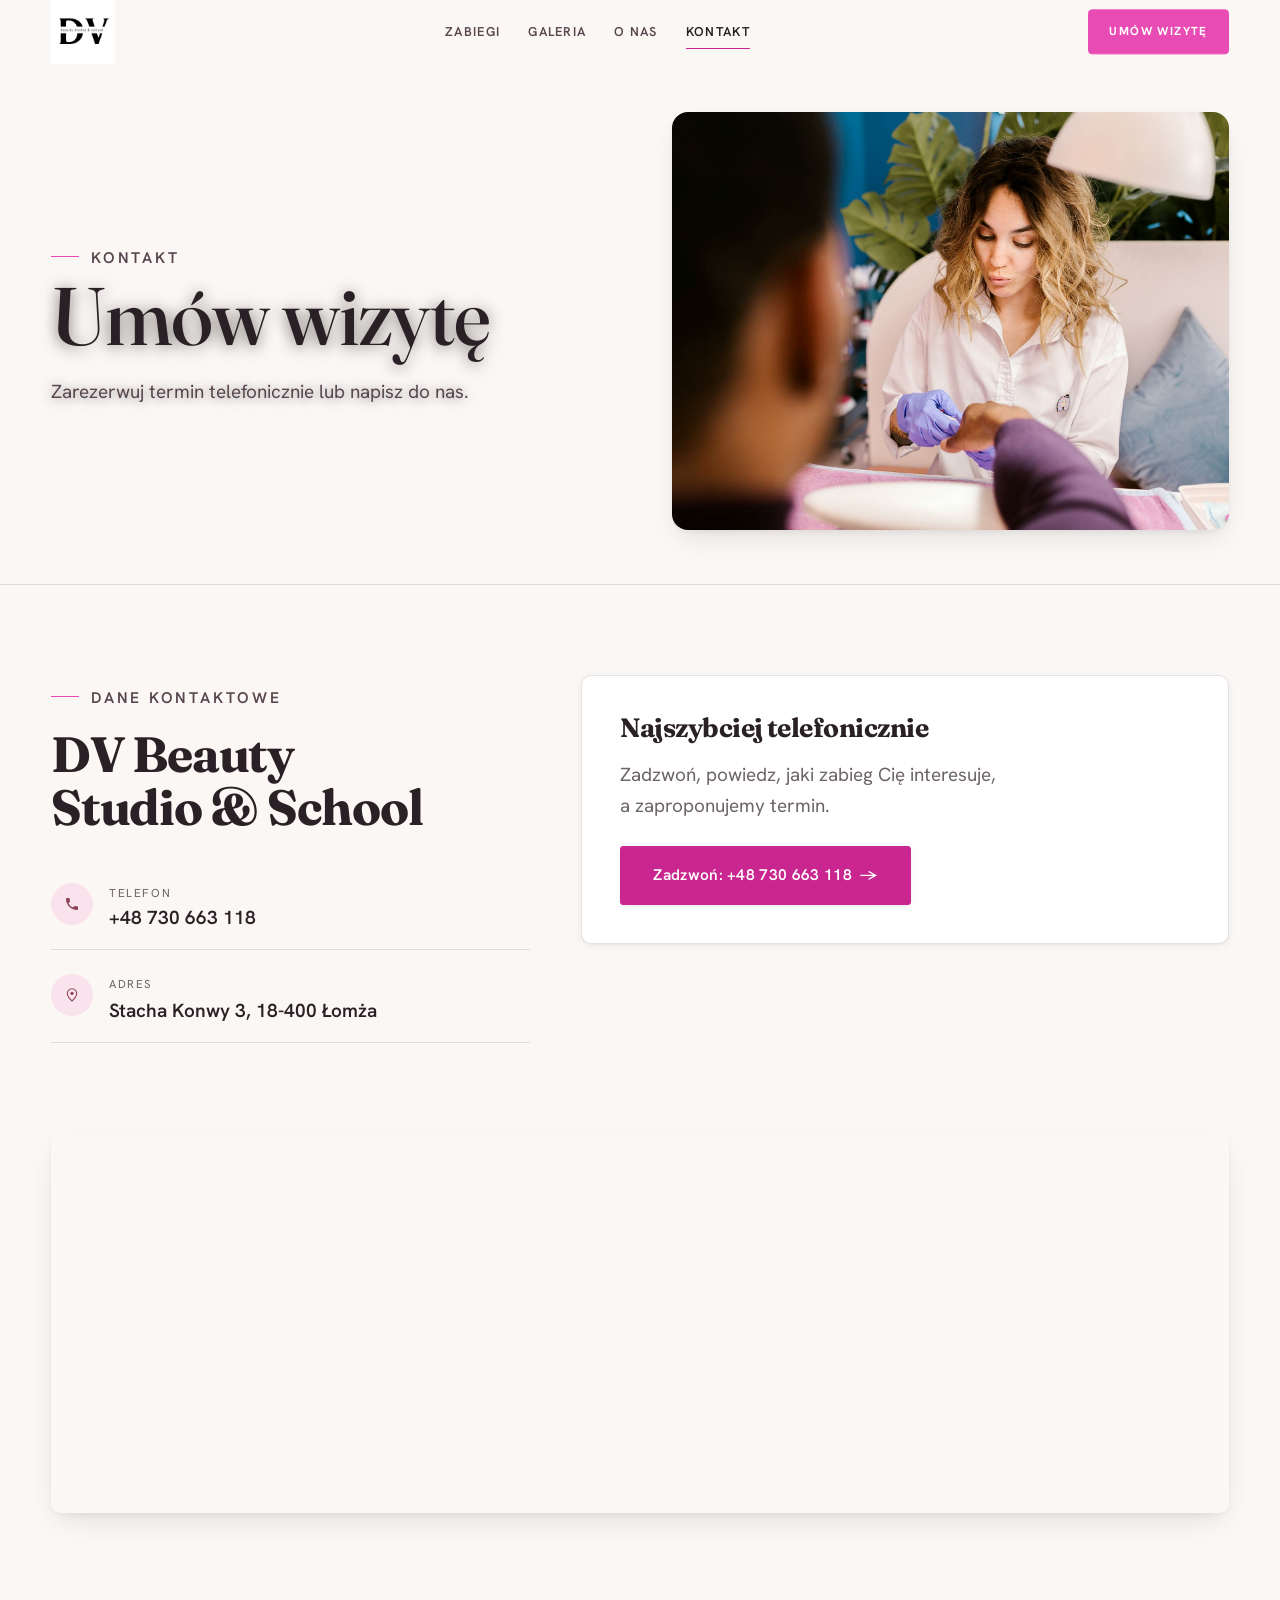
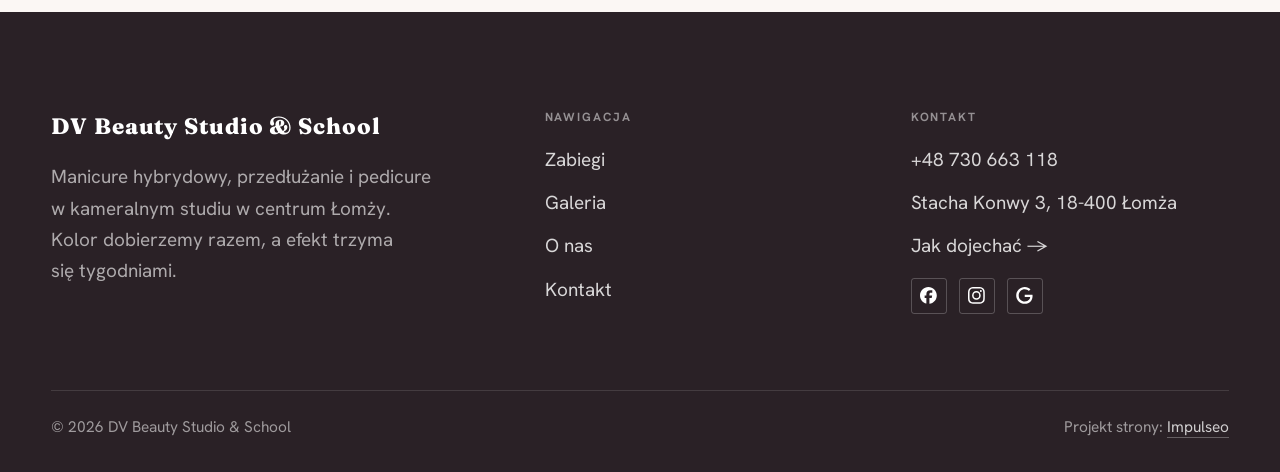
<file: kontakt.html>
<!DOCTYPE html>
<html lang="pl">
<head>
<meta charset="UTF-8">
<meta name="viewport" content="width=device-width, initial-scale=1.0">
<title>Kontakt - DV Beauty Studio &amp; School</title>
<meta name="description" content="Kontakt DV Beauty Studio &amp; School - Stacha Konwy 3, 18-400 Łomża">
<link rel="canonical" href="https://kris20032.github.io/dv-beauty-studio-school/kontakt.html">
<meta name="robots" content="noindex, nofollow">
<meta property="og:type" content="website">
<meta property="og:locale" content="pl_PL">
<meta property="og:site_name" content="DV Beauty Studio &amp; School">
<meta property="og:title" content="Kontakt - DV Beauty Studio &amp; School">
<meta property="og:description" content="Kontakt DV Beauty Studio &amp; School - Stacha Konwy 3, 18-400 Łomża">
<meta property="og:url" content="https://kris20032.github.io/dv-beauty-studio-school/kontakt.html">
<meta property="og:image" content="https://kris20032.github.io/dv-beauty-studio-school/img/og.jpg">
<meta property="og:image:width" content="1200">
<meta property="og:image:height" content="630">
<meta name="twitter:card" content="summary_large_image">
<link rel="preconnect" href="https://fonts.googleapis.com">
<link rel="preconnect" href="https://fonts.gstatic.com" crossorigin>
<link href="https://fonts.googleapis.com/css2?family=Fraunces:wght@500;600;700&family=Hanken+Grotesk:wght@400;500;600&display=swap" rel="stylesheet">
<link rel="stylesheet" href="assets/styles.css?v=75b5875e">
</head>
<body>

<header class="nav">
  <div class="wrap nav-inner">
    <a class="brand brand-has-logo" href="index.html"><img class="brand-logo" src="img/logo.jpg" alt="DV Beauty Studio &amp; School" width="720" height="720" decoding="async"></a>
    <nav class="nav-links">
      <a href="oferta.html">Zabiegi</a>
      <a href="realizacje.html">Galeria</a>
      <a href="o-nas.html">O nas</a>
      <a href="kontakt.html" class="active" aria-current="page">Kontakt</a>
      <a href="kontakt.html" class="btn btn-accent">Umów wizytę</a>
    </nav>
    <button class="nav-toggle" aria-label="Menu"><span></span><span></span><span></span></button>
  </div>
</header>

<main>
<section class="pagehead pagehead-soft">
  <div class="wrap">
    <figure class="ph-fig reveal"><img src="img/g14.jpg" alt="DV Beauty Studio &amp; School - Umów wizytę" loading="lazy" width="1880" height="1253" decoding="async"></figure>
    <div class="ph-copy reveal">
      <span class="eyebrow">Kontakt</span>
      <h1>Umów wizytę</h1>
      <p>Zarezerwuj termin telefonicznie lub napisz do nas.</p>
    </div>
  </div>
</section>
<section>
  <div class="wrap contact-grid">
    <div class="reveal">
      <span class="eyebrow">Dane kontaktowe</span>
      <h2 style="margin:var(--space-4) 0 var(--space-6)">DV Beauty Studio & School</h2>
      <div class="info-list">
        <div class="info-row"><div class="ic"><svg class="ico-tel" width="16" height="16" viewBox="0 0 24 24" fill="none" aria-hidden="true"><path d="M6.6 10.8a15.5 15.5 0 0 0 6.6 6.6l2.2-2.2a1 1 0 0 1 1-.24 11.4 11.4 0 0 0 3.6.58 1 1 0 0 1 1 1V20a1 1 0 0 1-1 1A17 17 0 0 1 3 4a1 1 0 0 1 1-1h3.5a1 1 0 0 1 1 1c0 1.25.2 2.46.58 3.6a1 1 0 0 1-.25 1l-2.23 2.2Z" fill="currentColor"/></svg></div><div><div class="lbl">Telefon</div><a class="val" href="tel:+48730663118">+48 730 663 118</a></div></div>
        <div class="info-row"><div class="ic"><svg class="ico-pin" width="16" height="16" viewBox="0 0 24 24" fill="none" aria-hidden="true"><path d="M12 21s7-6.1 7-11.5A7 7 0 0 0 5 9.5C5 14.9 12 21 12 21Z" stroke="currentColor" stroke-width="1.6" fill="none"/><circle cx="12" cy="9.5" r="2.4" fill="currentColor"/></svg></div><div><div class="lbl">Adres</div><div class="val">Stacha Konwy 3, 18-400 Łomża</div></div></div>
      </div>
    </div>
    <div class="reveal">
      <div class="form">
        <h3 style="margin-bottom:var(--space-4)">Najszybciej telefonicznie</h3>
        <p class="muted" style="margin-bottom:var(--space-5)">Zadzwoń, powiedz, jaki zabieg Cię interesuje, a zaproponujemy termin.</p>
        <a href="tel:+48730663118" class="btn btn-accent" style="justify-content:center">Zadzwoń: +48 730 663 118 <span class="arr">→</span></a>
      </div>
    </div>
  </div>
</section>
<section style="padding-top:0">
  <div class="wrap reveal">
    <iframe class="map" title="DV Beauty Studio &amp; School - Łomża" src="https://maps.google.com/maps?q=DV%20Beauty%20Studio%20%26%20School%20%C5%81om%C5%BCa&z=15&output=embed" loading="lazy" referrerpolicy="no-referrer-when-downgrade"></iframe>
  </div>
</section>
</main>

<footer>
  <div class="wrap">
    <div class="foot-grid">
      <div class="foot-brand">
        <div class="name">DV Beauty Studio & School</div>
        <p>Manicure hybrydowy, przedłużanie i pedicure w kameralnym studiu w centrum Łomży. Kolor dobierzemy razem, a efekt trzyma się tygodniami.</p>
      </div>
      <div class="foot-col">
        <h4>Nawigacja</h4>
        <a href="oferta.html">Zabiegi</a>
        <a href="realizacje.html">Galeria</a>
        <a href="o-nas.html">O nas</a>
        <a href="kontakt.html">Kontakt</a>
      </div>
      <div class="foot-col">
        <h4>Kontakt</h4>
        <a href="tel:+48730663118">+48 730 663 118</a>
        <p>Stacha Konwy 3, 18-400 Łomża</p>
        <a href="https://www.google.com/maps?cid=17348931028230055047" target="_blank" rel="noopener">Jak dojechać →</a>
      <div class="foot-soc">
        <a class="soc" href="https://www.facebook.com/dv.nailspace.insta/" target="_blank" rel="noopener" aria-label="Facebook - DV Beauty Studio &amp; School"><svg viewBox="0 0 24 24" aria-hidden="true" focusable="false"><path d="M9.101 23.691v-7.98H6.627v-3.667h2.474v-1.58c0-4.085 1.848-5.978 5.858-5.978.401 0 .955.042 1.468.103a8.68 8.68 0 0 1 1.141.195v3.325a8.623 8.623 0 0 0-.653-.036 26.805 26.805 0 0 0-.733-.009c-.707 0-1.259.096-1.675.309a1.686 1.686 0 0 0-.679.622c-.258.42-.374.995-.374 1.752v1.297h3.919l-.386 2.103-.287 1.564h-3.246v8.245C19.396 23.238 24 18.179 24 12.044c0-6.627-5.373-12-12-12s-12 5.373-12 12c0 5.628 3.874 10.35 9.101 11.647Z" fill="currentColor"/></svg></a>
        <a class="soc" href="https://www.instagram.com/dv.nailspace/" target="_blank" rel="noopener" aria-label="Instagram - DV Beauty Studio &amp; School"><svg viewBox="0 0 24 24" aria-hidden="true" focusable="false"><path d="M7.0301.084c-1.2768.0602-2.1487.264-2.911.5634-.7888.3075-1.4575.72-2.1228 1.3877-.6652.6677-1.075 1.3368-1.3802 2.127-.2954.7638-.4956 1.6365-.552 2.914-.0564 1.2775-.0689 1.6882-.0626 4.947.0062 3.2586.0206 3.6671.0825 4.9473.061 1.2765.264 2.1482.5635 2.9107.308.7889.72 1.4573 1.388 2.1228.6679.6655 1.3365 1.0743 2.1285 1.38.7632.295 1.6361.4961 2.9134.552 1.2773.056 1.6884.069 4.9462.0627 3.2578-.0062 3.668-.0207 4.9478-.0814 1.28-.0607 2.147-.2652 2.9098-.5633.7889-.3086 1.4578-.72 2.1228-1.3881.665-.6682 1.0745-1.3378 1.3795-2.1284.2957-.7632.4966-1.636.552-2.9124.056-1.2809.0692-1.6898.063-4.948-.0063-3.2583-.021-3.6668-.0817-4.9465-.0607-1.2797-.264-2.1487-.5633-2.9117-.3084-.7889-.72-1.4568-1.3876-2.1228C21.2982 1.33 20.628.9208 19.8378.6165 19.074.321 18.2017.1197 16.9244.0645 15.6471.0093 15.236-.005 11.977.0014 8.718.0076 8.31.0215 7.0301.0839m.1402 21.6932c-1.17-.0509-1.8053-.2453-2.2287-.408-.5606-.216-.96-.4771-1.3819-.895-.422-.4178-.6811-.8186-.9-1.378-.1644-.4234-.3624-1.058-.4171-2.228-.0595-1.2645-.072-1.6442-.079-4.848-.007-3.2037.0053-3.583.0607-4.848.05-1.169.2456-1.805.408-2.2282.216-.5613.4762-.96.895-1.3816.4188-.4217.8184-.6814 1.3783-.9003.423-.1651 1.0575-.3614 2.227-.4171 1.2655-.06 1.6447-.072 4.848-.079 3.2033-.007 3.5835.005 4.8495.0608 1.169.0508 1.8053.2445 2.228.408.5608.216.96.4754 1.3816.895.4217.4194.6816.8176.9005 1.3787.1653.4217.3617 1.056.4169 2.2263.0602 1.2655.0739 1.645.0796 4.848.0058 3.203-.0055 3.5834-.061 4.848-.051 1.17-.245 1.8055-.408 2.2294-.216.5604-.4763.96-.8954 1.3814-.419.4215-.8181.6811-1.3783.9-.4224.1649-1.0577.3617-2.2262.4174-1.2656.0595-1.6448.072-4.8493.079-3.2045.007-3.5825-.006-4.848-.0608M16.953 5.5864A1.44 1.44 0 1 0 18.39 4.144a1.44 1.44 0 0 0-1.437 1.4424M5.8385 12.012c.0067 3.4032 2.7706 6.1557 6.173 6.1493 3.4026-.0065 6.157-2.7701 6.1506-6.1733-.0065-3.4032-2.771-6.1565-6.174-6.1498-3.403.0067-6.156 2.771-6.1496 6.1738M8 12.0077a4 4 0 1 1 4.008 3.9921A3.9996 3.9996 0 0 1 8 12.0077" fill="currentColor"/></svg></a>
        <a class="soc" href="https://www.google.com/maps?cid=17348931028230055047" target="_blank" rel="noopener" aria-label="Google - DV Beauty Studio &amp; School"><svg viewBox="0 0 24 24" aria-hidden="true" focusable="false"><path d="M12.48 10.92v3.28h7.84c-.24 1.84-.853 3.187-1.787 4.133-1.147 1.147-2.933 2.4-6.053 2.4-4.827 0-8.6-3.893-8.6-8.72s3.773-8.72 8.6-8.72c2.6 0 4.507 1.027 5.907 2.347l2.307-2.307C18.747 1.44 16.133 0 12.48 0 5.867 0 .307 5.387.307 12s5.56 12 12.173 12c3.573 0 6.267-1.173 8.373-3.36 2.16-2.16 2.84-5.213 2.84-7.667 0-.76-.053-1.467-.173-2.053H12.48z" fill="currentColor"/></svg></a>
      </div>
      </div>
    </div>
    <div class="foot-bot">
      <span>© 2026 DV Beauty Studio & School</span>
      <span>Projekt strony: <a class="foot-credit" href="https://impulseo.pl" target="_blank" rel="noopener">Impulseo</a></span>
    </div>
  </div>
</footer>
<div class="sticky-reserve"><a class="sr-book" href="kontakt.html">Umów wizytę</a><a class="sr-call" href="tel:+48730663118" aria-label="Zadzwoń"><svg class="ico-tel" width="16" height="16" viewBox="0 0 24 24" fill="none" aria-hidden="true"><path d="M6.6 10.8a15.5 15.5 0 0 0 6.6 6.6l2.2-2.2a1 1 0 0 1 1-.24 11.4 11.4 0 0 0 3.6.58 1 1 0 0 1 1 1V20a1 1 0 0 1-1 1A17 17 0 0 1 3 4a1 1 0 0 1 1-1h3.5a1 1 0 0 1 1 1c0 1.25.2 2.46.58 3.6a1 1 0 0 1-.25 1l-2.23 2.2Z" fill="currentColor"/></svg></a></div>
<div class="demo-wazne" data-do="2026-08-30" data-cykl="3" hidden><svg class="dw-ico" width="13" height="13" viewBox="0 0 24 24" fill="none" aria-hidden="true"><circle cx="12" cy="12" r="8.6" stroke="currentColor" stroke-width="1.8"/><path d="M12 7.2V12l3.3 2" stroke="currentColor" stroke-width="1.8" stroke-linecap="round"/></svg><span class="dw-txt"></span></div>

<script src="assets/main.js"></script>
</body>
</html>
</file>
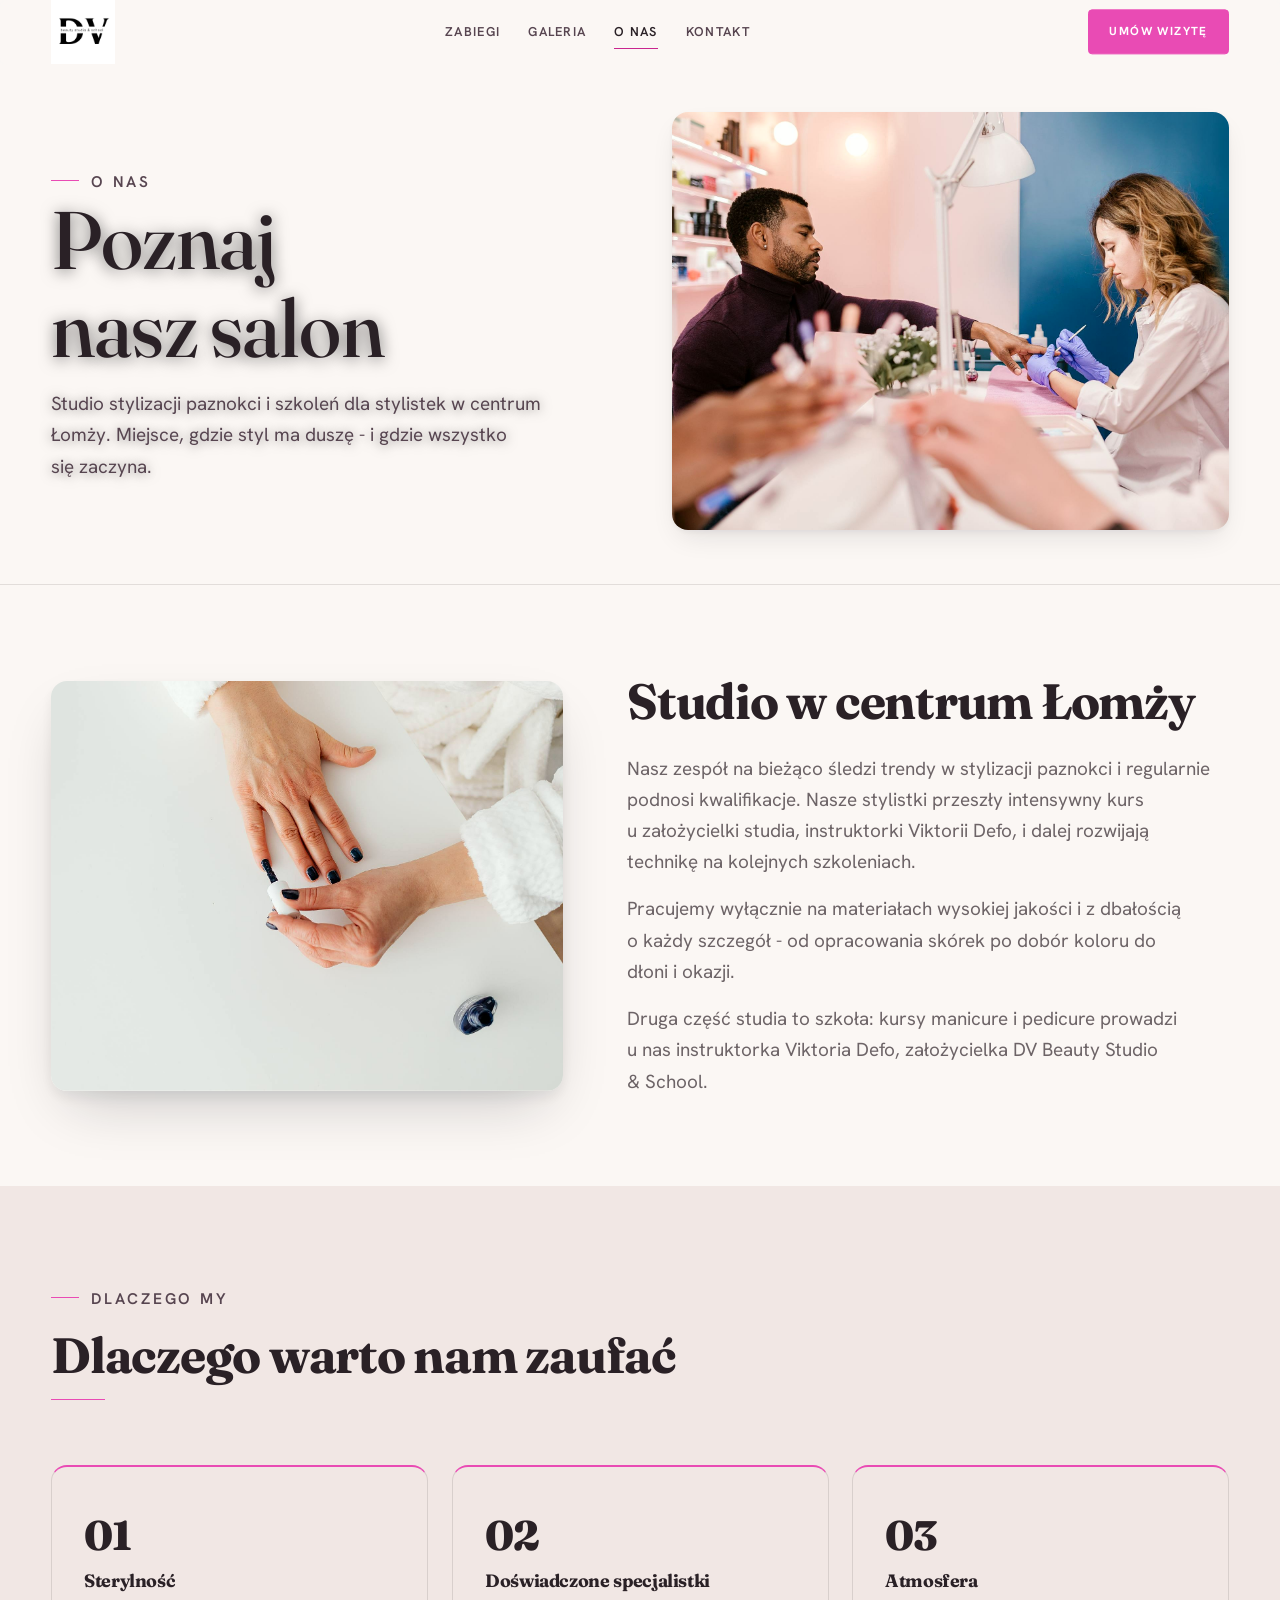
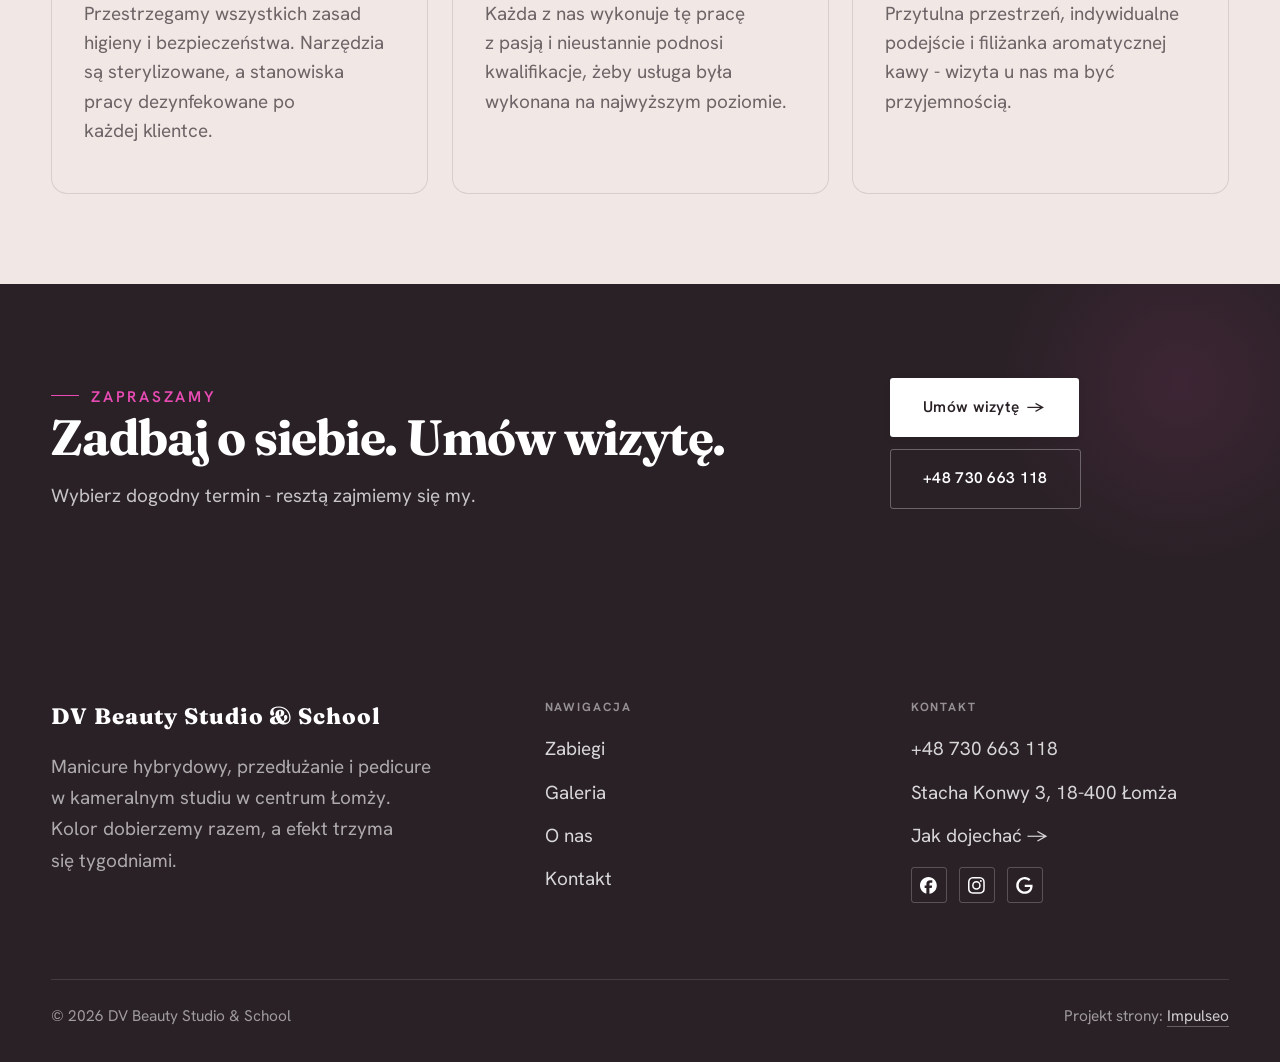
<file: o-nas.html>
<!DOCTYPE html>
<html lang="pl">
<head>
<meta charset="UTF-8">
<meta name="viewport" content="width=device-width, initial-scale=1.0">
<title>O nas - DV Beauty Studio &amp; School</title>
<meta name="description" content="DV Beauty Studio &amp; School - manicure hybrydowy, przedłużanie paznokci i pedicure w Łomży. Sterylne narzędzia, terminy dopasowane do Ciebie. Zadzwoń i umów wizytę.">
<link rel="canonical" href="https://kris20032.github.io/dv-beauty-studio-school/o-nas.html">
<meta name="robots" content="noindex, nofollow">
<meta property="og:type" content="website">
<meta property="og:locale" content="pl_PL">
<meta property="og:site_name" content="DV Beauty Studio &amp; School">
<meta property="og:title" content="O nas - DV Beauty Studio &amp; School">
<meta property="og:description" content="DV Beauty Studio &amp; School - manicure hybrydowy, przedłużanie paznokci i pedicure w Łomży. Sterylne narzędzia, terminy dopasowane do Ciebie. Zadzwoń i umów wizytę.">
<meta property="og:url" content="https://kris20032.github.io/dv-beauty-studio-school/o-nas.html">
<meta property="og:image" content="https://kris20032.github.io/dv-beauty-studio-school/img/og.jpg">
<meta property="og:image:width" content="1200">
<meta property="og:image:height" content="630">
<meta name="twitter:card" content="summary_large_image">
<link rel="preconnect" href="https://fonts.googleapis.com">
<link rel="preconnect" href="https://fonts.gstatic.com" crossorigin>
<link href="https://fonts.googleapis.com/css2?family=Fraunces:wght@500;600;700&family=Hanken+Grotesk:wght@400;500;600&display=swap" rel="stylesheet">
<link rel="stylesheet" href="assets/styles.css?v=75b5875e">
</head>
<body>

<header class="nav">
  <div class="wrap nav-inner">
    <a class="brand brand-has-logo" href="index.html"><img class="brand-logo" src="img/logo.jpg" alt="DV Beauty Studio &amp; School" width="720" height="720" decoding="async"></a>
    <nav class="nav-links">
      <a href="oferta.html">Zabiegi</a>
      <a href="realizacje.html">Galeria</a>
      <a href="o-nas.html" class="active" aria-current="page">O nas</a>
      <a href="kontakt.html">Kontakt</a>
      <a href="kontakt.html" class="btn btn-accent">Umów wizytę</a>
    </nav>
    <button class="nav-toggle" aria-label="Menu"><span></span><span></span><span></span></button>
  </div>
</header>

<main>
<section class="pagehead pagehead-soft">
  <div class="wrap">
    <figure class="ph-fig reveal"><img src="img/g12.jpg" alt="DV Beauty Studio &amp; School - Poznaj nasz salon" loading="lazy" width="1880" height="1253" decoding="async"></figure>
    <div class="ph-copy reveal">
      <span class="eyebrow">O nas</span>
      <h1>Poznaj nasz salon</h1>
      <p>Studio stylizacji paznokci i szkoleń dla stylistek w centrum Łomży. Miejsce, gdzie styl ma duszę - i gdzie wszystko się zaczyna.</p>
    </div>
  </div>
</section>
<section>
  <div class="wrap split">
    <div class="split-art reveal"><img src="img/g13.jpg" alt="DV Beauty Studio &amp; School" loading="lazy" width="1880" height="1253" decoding="async"></div>
    <div class="split-copy reveal">
      <h2>Studio w centrum Łomży</h2>
      <p class="muted">Nasz zespół na bieżąco śledzi trendy w stylizacji paznokci i regularnie podnosi kwalifikacje. Nasze stylistki przeszły intensywny kurs u założycielki studia, instruktorki Viktorii Defo, i dalej rozwijają technikę na kolejnych szkoleniach.</p>
      <p class="muted">Pracujemy wyłącznie na materiałach wysokiej jakości i z dbałością o każdy szczegół - od opracowania skórek po dobór koloru do dłoni i okazji.</p>
      <p class="muted">Druga część studia to szkoła: kursy manicure i pedicure prowadzi u nas instruktorka Viktoria Defo, założycielka DV Beauty Studio &amp; School.</p>
    </div>
  </div>
</section>


<section class="trust">
  <div class="wrap">
    <div class="head reveal">
      <span class="eyebrow">Dlaczego my</span>
      <h2>Dlaczego warto nam zaufać</h2>
    </div>
    <div class="trust-grid">
      <div class="trust-card reveal"><span class="big">01</span><h3>Sterylność</h3><p>Przestrzegamy wszystkich zasad higieny i bezpieczeństwa. Narzędzia są sterylizowane, a stanowiska pracy dezynfekowane po każdej klientce.</p></div>
      <div class="trust-card reveal"><span class="big">02</span><h3>Doświadczone specjalistki</h3><p>Każda z nas wykonuje tę pracę z pasją i nieustannie podnosi kwalifikacje, żeby usługa była wykonana na najwyższym poziomie.</p></div>
      <div class="trust-card reveal"><span class="big">03</span><h3>Atmosfera</h3><p>Przytulna przestrzeń, indywidualne podejście i filiżanka aromatycznej kawy - wizyta u nas ma być przyjemnością.</p></div>
    </div>
  </div>
</section>
<section class="cta">
  <div class="wrap">
    <div class="reveal">
      <span class="eyebrow">Zapraszamy</span>
      <h2>Zadbaj o siebie. Umów wizytę.</h2>
      <p>Wybierz dogodny termin - resztą zajmiemy się my.</p>
    </div>
    <div class="cta-actions reveal">
      <a href="kontakt.html" class="btn btn-light">Umów wizytę <span class="arr">→</span></a>
      <a href="tel:+48730663118" class="btn btn-ghost btn-ghost-cta">+48 730 663 118</a>
    </div>
  </div>
</section>
</main>

<footer>
  <div class="wrap">
    <div class="foot-grid">
      <div class="foot-brand">
        <div class="name">DV Beauty Studio & School</div>
        <p>Manicure hybrydowy, przedłużanie i pedicure w kameralnym studiu w centrum Łomży. Kolor dobierzemy razem, a efekt trzyma się tygodniami.</p>
      </div>
      <div class="foot-col">
        <h4>Nawigacja</h4>
        <a href="oferta.html">Zabiegi</a>
        <a href="realizacje.html">Galeria</a>
        <a href="o-nas.html">O nas</a>
        <a href="kontakt.html">Kontakt</a>
      </div>
      <div class="foot-col">
        <h4>Kontakt</h4>
        <a href="tel:+48730663118">+48 730 663 118</a>
        <p>Stacha Konwy 3, 18-400 Łomża</p>
        <a href="https://www.google.com/maps?cid=17348931028230055047" target="_blank" rel="noopener">Jak dojechać →</a>
      <div class="foot-soc">
        <a class="soc" href="https://www.facebook.com/dv.nailspace.insta/" target="_blank" rel="noopener" aria-label="Facebook - DV Beauty Studio &amp; School"><svg viewBox="0 0 24 24" aria-hidden="true" focusable="false"><path d="M9.101 23.691v-7.98H6.627v-3.667h2.474v-1.58c0-4.085 1.848-5.978 5.858-5.978.401 0 .955.042 1.468.103a8.68 8.68 0 0 1 1.141.195v3.325a8.623 8.623 0 0 0-.653-.036 26.805 26.805 0 0 0-.733-.009c-.707 0-1.259.096-1.675.309a1.686 1.686 0 0 0-.679.622c-.258.42-.374.995-.374 1.752v1.297h3.919l-.386 2.103-.287 1.564h-3.246v8.245C19.396 23.238 24 18.179 24 12.044c0-6.627-5.373-12-12-12s-12 5.373-12 12c0 5.628 3.874 10.35 9.101 11.647Z" fill="currentColor"/></svg></a>
        <a class="soc" href="https://www.instagram.com/dv.nailspace/" target="_blank" rel="noopener" aria-label="Instagram - DV Beauty Studio &amp; School"><svg viewBox="0 0 24 24" aria-hidden="true" focusable="false"><path d="M7.0301.084c-1.2768.0602-2.1487.264-2.911.5634-.7888.3075-1.4575.72-2.1228 1.3877-.6652.6677-1.075 1.3368-1.3802 2.127-.2954.7638-.4956 1.6365-.552 2.914-.0564 1.2775-.0689 1.6882-.0626 4.947.0062 3.2586.0206 3.6671.0825 4.9473.061 1.2765.264 2.1482.5635 2.9107.308.7889.72 1.4573 1.388 2.1228.6679.6655 1.3365 1.0743 2.1285 1.38.7632.295 1.6361.4961 2.9134.552 1.2773.056 1.6884.069 4.9462.0627 3.2578-.0062 3.668-.0207 4.9478-.0814 1.28-.0607 2.147-.2652 2.9098-.5633.7889-.3086 1.4578-.72 2.1228-1.3881.665-.6682 1.0745-1.3378 1.3795-2.1284.2957-.7632.4966-1.636.552-2.9124.056-1.2809.0692-1.6898.063-4.948-.0063-3.2583-.021-3.6668-.0817-4.9465-.0607-1.2797-.264-2.1487-.5633-2.9117-.3084-.7889-.72-1.4568-1.3876-2.1228C21.2982 1.33 20.628.9208 19.8378.6165 19.074.321 18.2017.1197 16.9244.0645 15.6471.0093 15.236-.005 11.977.0014 8.718.0076 8.31.0215 7.0301.0839m.1402 21.6932c-1.17-.0509-1.8053-.2453-2.2287-.408-.5606-.216-.96-.4771-1.3819-.895-.422-.4178-.6811-.8186-.9-1.378-.1644-.4234-.3624-1.058-.4171-2.228-.0595-1.2645-.072-1.6442-.079-4.848-.007-3.2037.0053-3.583.0607-4.848.05-1.169.2456-1.805.408-2.2282.216-.5613.4762-.96.895-1.3816.4188-.4217.8184-.6814 1.3783-.9003.423-.1651 1.0575-.3614 2.227-.4171 1.2655-.06 1.6447-.072 4.848-.079 3.2033-.007 3.5835.005 4.8495.0608 1.169.0508 1.8053.2445 2.228.408.5608.216.96.4754 1.3816.895.4217.4194.6816.8176.9005 1.3787.1653.4217.3617 1.056.4169 2.2263.0602 1.2655.0739 1.645.0796 4.848.0058 3.203-.0055 3.5834-.061 4.848-.051 1.17-.245 1.8055-.408 2.2294-.216.5604-.4763.96-.8954 1.3814-.419.4215-.8181.6811-1.3783.9-.4224.1649-1.0577.3617-2.2262.4174-1.2656.0595-1.6448.072-4.8493.079-3.2045.007-3.5825-.006-4.848-.0608M16.953 5.5864A1.44 1.44 0 1 0 18.39 4.144a1.44 1.44 0 0 0-1.437 1.4424M5.8385 12.012c.0067 3.4032 2.7706 6.1557 6.173 6.1493 3.4026-.0065 6.157-2.7701 6.1506-6.1733-.0065-3.4032-2.771-6.1565-6.174-6.1498-3.403.0067-6.156 2.771-6.1496 6.1738M8 12.0077a4 4 0 1 1 4.008 3.9921A3.9996 3.9996 0 0 1 8 12.0077" fill="currentColor"/></svg></a>
        <a class="soc" href="https://www.google.com/maps?cid=17348931028230055047" target="_blank" rel="noopener" aria-label="Google - DV Beauty Studio &amp; School"><svg viewBox="0 0 24 24" aria-hidden="true" focusable="false"><path d="M12.48 10.92v3.28h7.84c-.24 1.84-.853 3.187-1.787 4.133-1.147 1.147-2.933 2.4-6.053 2.4-4.827 0-8.6-3.893-8.6-8.72s3.773-8.72 8.6-8.72c2.6 0 4.507 1.027 5.907 2.347l2.307-2.307C18.747 1.44 16.133 0 12.48 0 5.867 0 .307 5.387.307 12s5.56 12 12.173 12c3.573 0 6.267-1.173 8.373-3.36 2.16-2.16 2.84-5.213 2.84-7.667 0-.76-.053-1.467-.173-2.053H12.48z" fill="currentColor"/></svg></a>
      </div>
      </div>
    </div>
    <div class="foot-bot">
      <span>© 2026 DV Beauty Studio & School</span>
      <span>Projekt strony: <a class="foot-credit" href="https://impulseo.pl" target="_blank" rel="noopener">Impulseo</a></span>
    </div>
  </div>
</footer>
<div class="sticky-reserve"><a class="sr-book" href="kontakt.html">Umów wizytę</a><a class="sr-call" href="tel:+48730663118" aria-label="Zadzwoń"><svg class="ico-tel" width="16" height="16" viewBox="0 0 24 24" fill="none" aria-hidden="true"><path d="M6.6 10.8a15.5 15.5 0 0 0 6.6 6.6l2.2-2.2a1 1 0 0 1 1-.24 11.4 11.4 0 0 0 3.6.58 1 1 0 0 1 1 1V20a1 1 0 0 1-1 1A17 17 0 0 1 3 4a1 1 0 0 1 1-1h3.5a1 1 0 0 1 1 1c0 1.25.2 2.46.58 3.6a1 1 0 0 1-.25 1l-2.23 2.2Z" fill="currentColor"/></svg></a></div>
<div class="demo-wazne" data-do="2026-08-30" data-cykl="3" hidden><svg class="dw-ico" width="13" height="13" viewBox="0 0 24 24" fill="none" aria-hidden="true"><circle cx="12" cy="12" r="8.6" stroke="currentColor" stroke-width="1.8"/><path d="M12 7.2V12l3.3 2" stroke="currentColor" stroke-width="1.8" stroke-linecap="round"/></svg><span class="dw-txt"></span></div>

<script src="assets/main.js"></script>
</body>
</html>
</file>
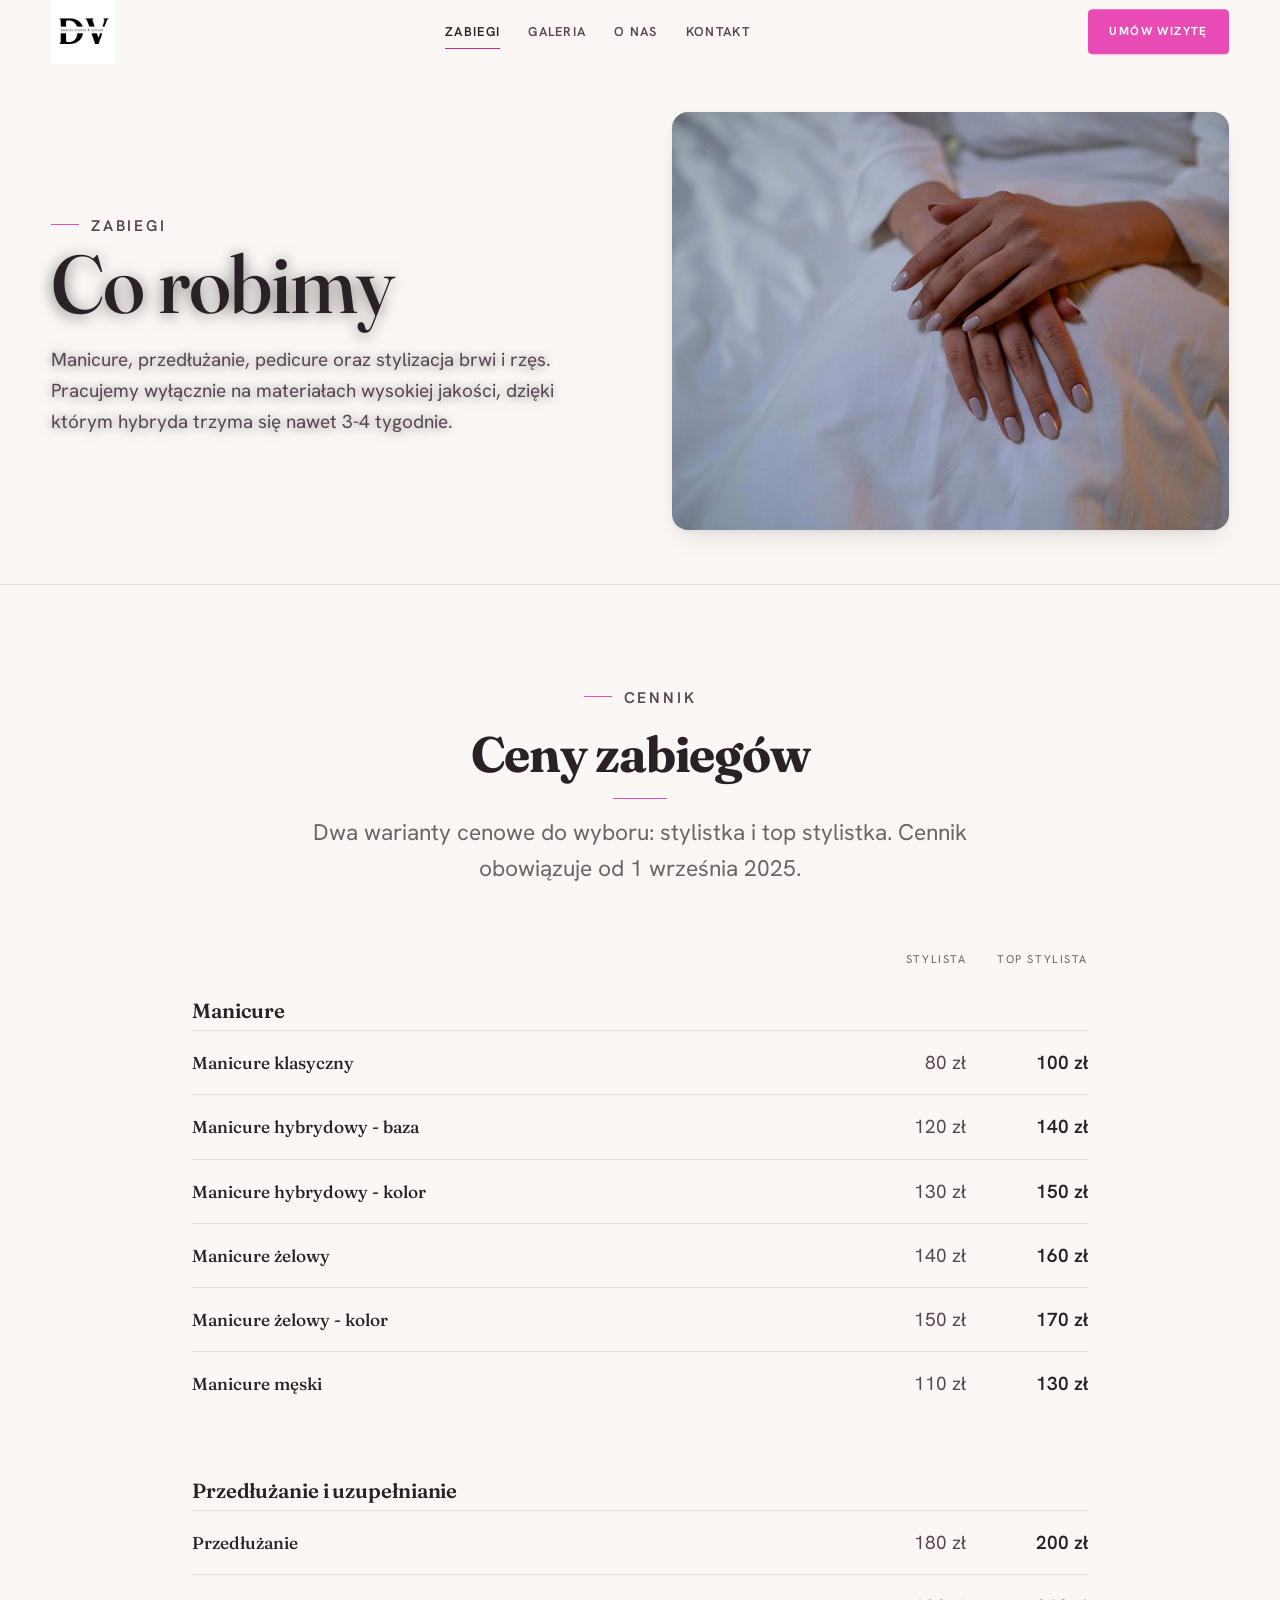
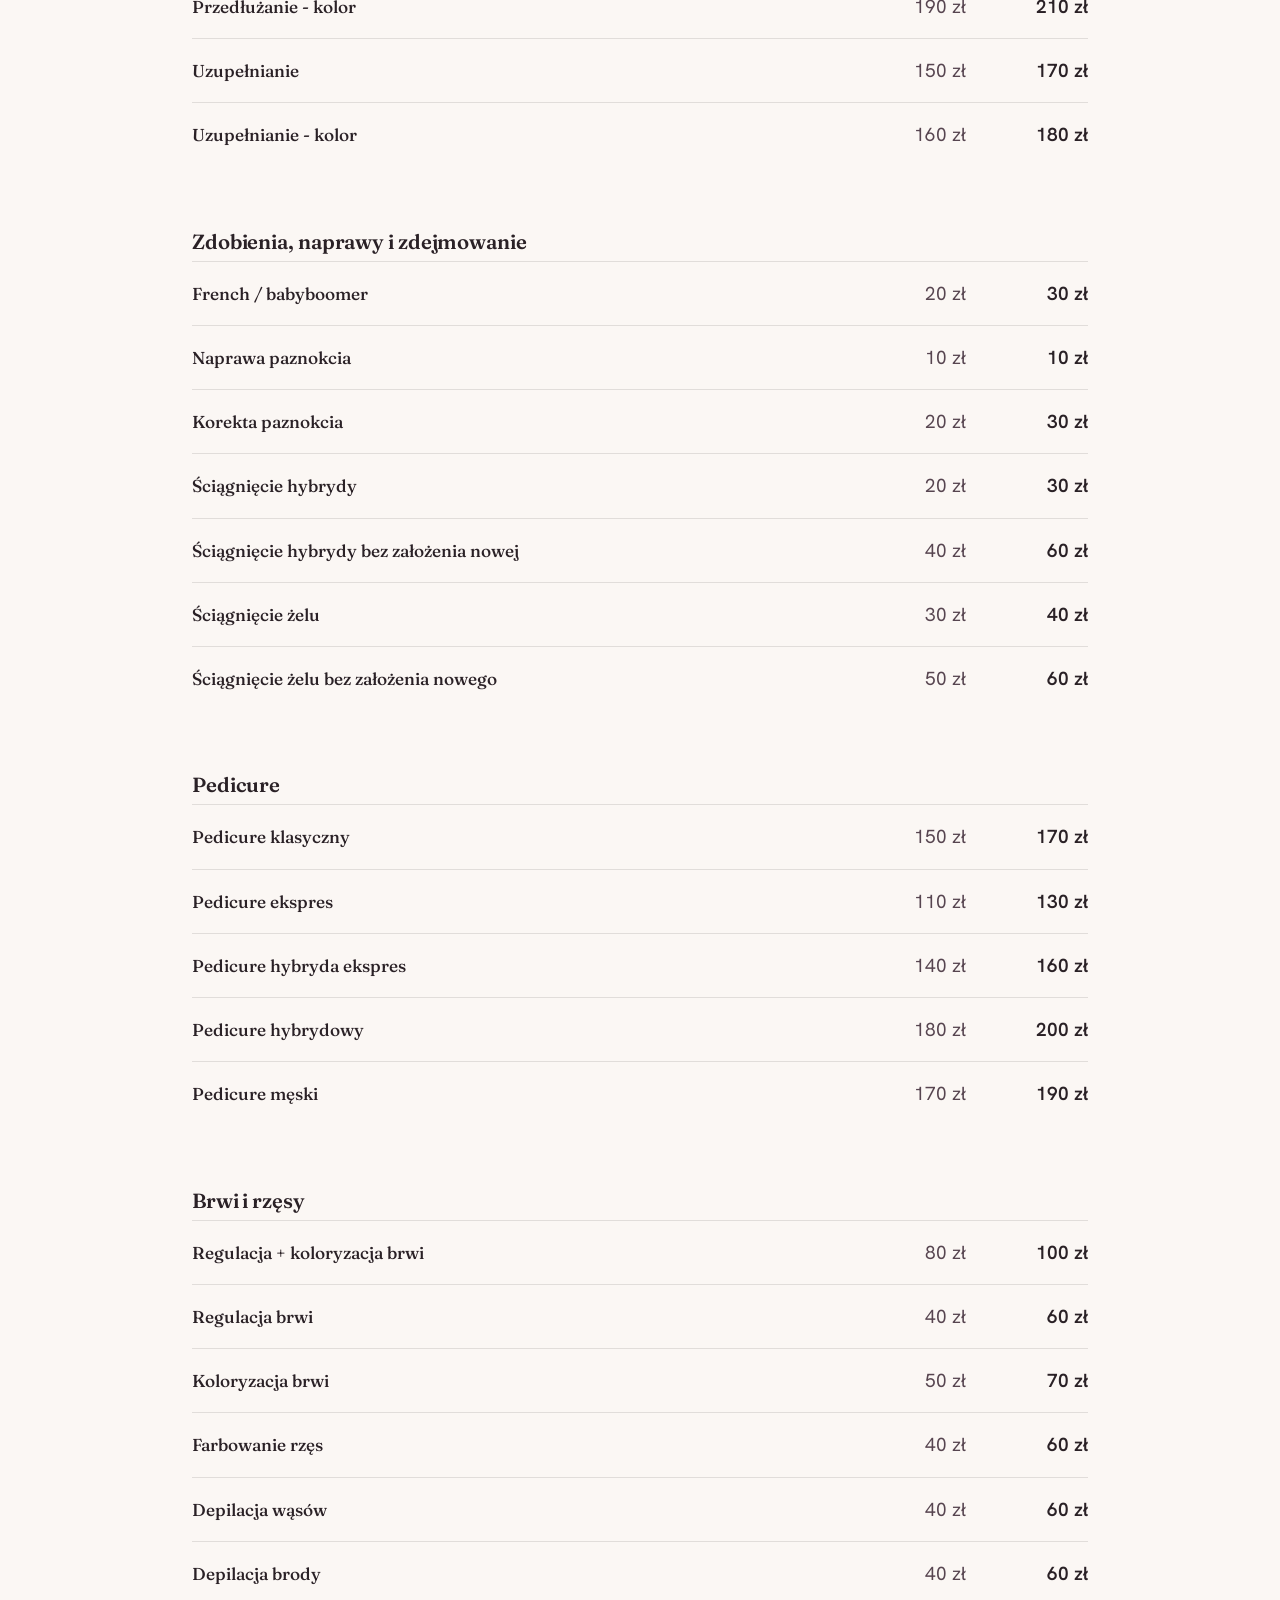
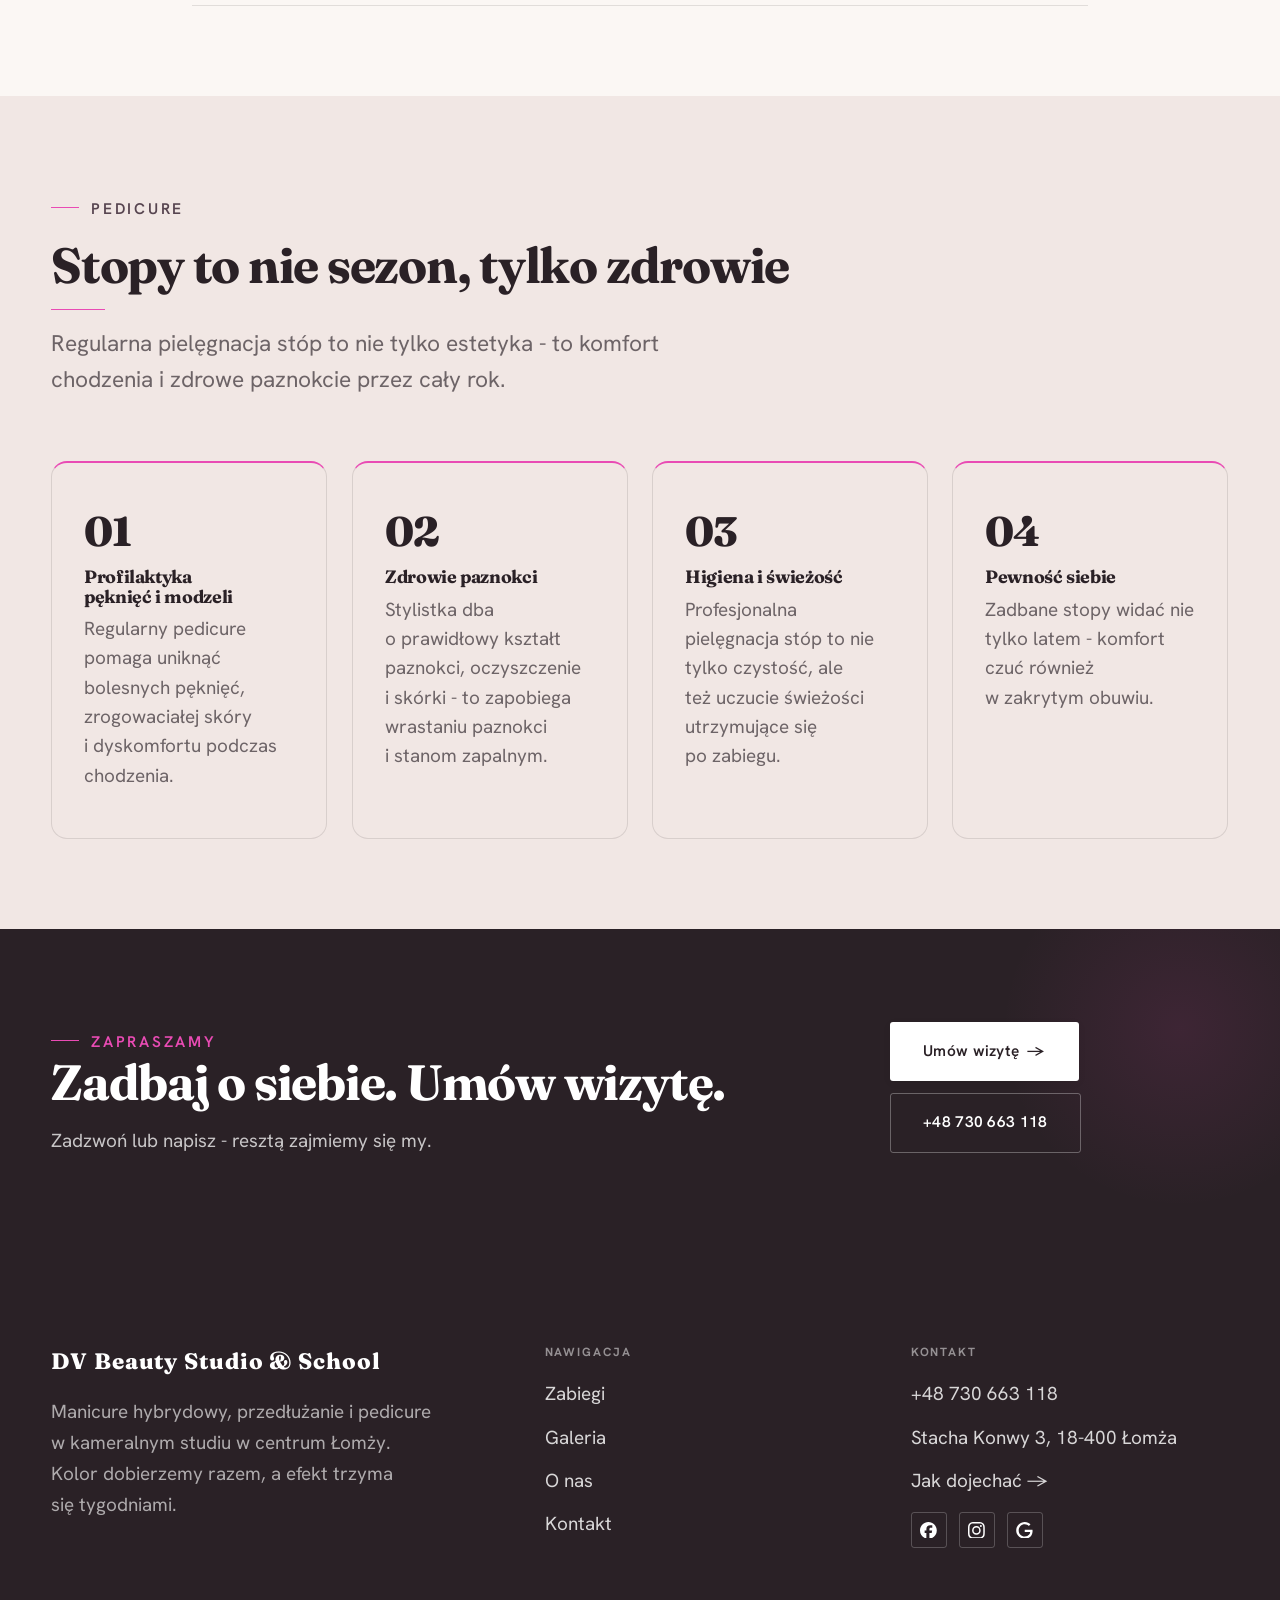
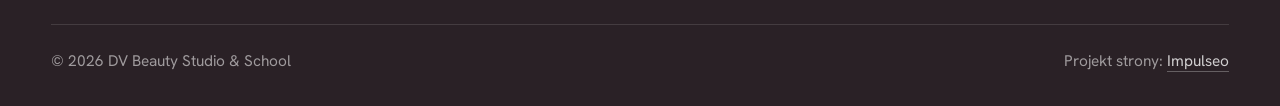
<file: oferta.html>
<!DOCTYPE html>
<html lang="pl">
<head>
<meta charset="UTF-8">
<meta name="viewport" content="width=device-width, initial-scale=1.0">
<title>Zabiegi - DV Beauty Studio &amp; School</title>
<meta name="description" content="Cennik DV Beauty Studio &amp; School w Łomży: manicure, przedłużanie, pedicure, brwi i rzęsy. Ceny w wariantach stylista i top stylista, obowiązują od 1.09.2025.">
<link rel="canonical" href="https://kris20032.github.io/dv-beauty-studio-school/oferta.html">
<meta name="robots" content="noindex, nofollow">
<meta property="og:type" content="website">
<meta property="og:locale" content="pl_PL">
<meta property="og:site_name" content="DV Beauty Studio &amp; School">
<meta property="og:title" content="Zabiegi - DV Beauty Studio &amp; School">
<meta property="og:description" content="Cennik DV Beauty Studio &amp; School w Łomży: manicure, przedłużanie, pedicure, brwi i rzęsy. Ceny w wariantach stylista i top stylista, obowiązują od 1.09.2025.">
<meta property="og:url" content="https://kris20032.github.io/dv-beauty-studio-school/oferta.html">
<meta property="og:image" content="https://kris20032.github.io/dv-beauty-studio-school/img/og.jpg">
<meta property="og:image:width" content="1200">
<meta property="og:image:height" content="630">
<meta name="twitter:card" content="summary_large_image">
<link rel="preconnect" href="https://fonts.googleapis.com">
<link rel="preconnect" href="https://fonts.gstatic.com" crossorigin>
<link href="https://fonts.googleapis.com/css2?family=Fraunces:wght@500;600;700&family=Hanken+Grotesk:wght@400;500;600&display=swap" rel="stylesheet">
<link rel="stylesheet" href="assets/styles.css?v=75b5875e">
</head>
<body>

<header class="nav">
  <div class="wrap nav-inner">
    <a class="brand brand-has-logo" href="index.html"><img class="brand-logo" src="img/logo.jpg" alt="DV Beauty Studio &amp; School" width="720" height="720" decoding="async"></a>
    <nav class="nav-links">
      <a href="oferta.html" class="active" aria-current="page">Zabiegi</a>
      <a href="realizacje.html">Galeria</a>
      <a href="o-nas.html">O nas</a>
      <a href="kontakt.html">Kontakt</a>
      <a href="kontakt.html" class="btn btn-accent">Umów wizytę</a>
    </nav>
    <button class="nav-toggle" aria-label="Menu"><span></span><span></span><span></span></button>
  </div>
</header>

<main>
<section class="pagehead pagehead-soft">
  <div class="wrap">
    <figure class="ph-fig reveal"><img src="img/g11.jpg" alt="DV Beauty Studio &amp; School - Co robimy" loading="lazy" width="1880" height="1253" decoding="async"></figure>
    <div class="ph-copy reveal">
      <span class="eyebrow">Zabiegi</span>
      <h1>Co robimy</h1>
      <p>Manicure, przedłużanie, pedicure oraz stylizacja brwi i rzęs. Pracujemy wyłącznie na materiałach wysokiej jakości, dzięki którym hybryda trzyma się nawet 3-4 tygodnie.</p>
    </div>
  </div>
</section>
<section class="menu-sec">
  <div class="wrap">
    <div class="head center reveal">
      <span class="eyebrow">Cennik</span>
      <h2>Ceny zabiegów</h2>
      <p>Dwa warianty cenowe do wyboru: stylistka i top stylistka. Cennik obowiązuje od 1 września 2025.</p>
    </div>
    <div class="cennik cennik-price">
      <div class="cn-head reveal"><span></span><span>Stylista</span><span>Top stylista</span></div>
      <h3 class="cn-cat reveal">Manicure</h3>
      <div class="cennik-row reveal"><div class="cn-name">Manicure klasyczny</div><div class="cn-price" data-label="Stylista">80 zł</div><div class="cn-price cn-price-top" data-label="Top stylista">100 zł</div></div>
      <div class="cennik-row reveal"><div class="cn-name">Manicure hybrydowy - baza</div><div class="cn-price" data-label="Stylista">120 zł</div><div class="cn-price cn-price-top" data-label="Top stylista">140 zł</div></div>
      <div class="cennik-row reveal"><div class="cn-name">Manicure hybrydowy - kolor</div><div class="cn-price" data-label="Stylista">130 zł</div><div class="cn-price cn-price-top" data-label="Top stylista">150 zł</div></div>
      <div class="cennik-row reveal"><div class="cn-name">Manicure żelowy</div><div class="cn-price" data-label="Stylista">140 zł</div><div class="cn-price cn-price-top" data-label="Top stylista">160 zł</div></div>
      <div class="cennik-row reveal"><div class="cn-name">Manicure żelowy - kolor</div><div class="cn-price" data-label="Stylista">150 zł</div><div class="cn-price cn-price-top" data-label="Top stylista">170 zł</div></div>
      <div class="cennik-row reveal"><div class="cn-name">Manicure męski</div><div class="cn-price" data-label="Stylista">110 zł</div><div class="cn-price cn-price-top" data-label="Top stylista">130 zł</div></div>
      <h3 class="cn-cat reveal">Przedłużanie i uzupełnianie</h3>
      <div class="cennik-row reveal"><div class="cn-name">Przedłużanie</div><div class="cn-price" data-label="Stylista">180 zł</div><div class="cn-price cn-price-top" data-label="Top stylista">200 zł</div></div>
      <div class="cennik-row reveal"><div class="cn-name">Przedłużanie - kolor</div><div class="cn-price" data-label="Stylista">190 zł</div><div class="cn-price cn-price-top" data-label="Top stylista">210 zł</div></div>
      <div class="cennik-row reveal"><div class="cn-name">Uzupełnianie</div><div class="cn-price" data-label="Stylista">150 zł</div><div class="cn-price cn-price-top" data-label="Top stylista">170 zł</div></div>
      <div class="cennik-row reveal"><div class="cn-name">Uzupełnianie - kolor</div><div class="cn-price" data-label="Stylista">160 zł</div><div class="cn-price cn-price-top" data-label="Top stylista">180 zł</div></div>
      <h3 class="cn-cat reveal">Zdobienia, naprawy i zdejmowanie</h3>
      <div class="cennik-row reveal"><div class="cn-name">French / babyboomer</div><div class="cn-price" data-label="Stylista">20 zł</div><div class="cn-price cn-price-top" data-label="Top stylista">30 zł</div></div>
      <div class="cennik-row reveal"><div class="cn-name">Naprawa paznokcia</div><div class="cn-price" data-label="Stylista">10 zł</div><div class="cn-price cn-price-top" data-label="Top stylista">10 zł</div></div>
      <div class="cennik-row reveal"><div class="cn-name">Korekta paznokcia</div><div class="cn-price" data-label="Stylista">20 zł</div><div class="cn-price cn-price-top" data-label="Top stylista">30 zł</div></div>
      <div class="cennik-row reveal"><div class="cn-name">Ściągnięcie hybrydy</div><div class="cn-price" data-label="Stylista">20 zł</div><div class="cn-price cn-price-top" data-label="Top stylista">30 zł</div></div>
      <div class="cennik-row reveal"><div class="cn-name">Ściągnięcie hybrydy bez założenia nowej</div><div class="cn-price" data-label="Stylista">40 zł</div><div class="cn-price cn-price-top" data-label="Top stylista">60 zł</div></div>
      <div class="cennik-row reveal"><div class="cn-name">Ściągnięcie żelu</div><div class="cn-price" data-label="Stylista">30 zł</div><div class="cn-price cn-price-top" data-label="Top stylista">40 zł</div></div>
      <div class="cennik-row reveal"><div class="cn-name">Ściągnięcie żelu bez założenia nowego</div><div class="cn-price" data-label="Stylista">50 zł</div><div class="cn-price cn-price-top" data-label="Top stylista">60 zł</div></div>
      <h3 class="cn-cat reveal">Pedicure</h3>
      <div class="cennik-row reveal"><div class="cn-name">Pedicure klasyczny</div><div class="cn-price" data-label="Stylista">150 zł</div><div class="cn-price cn-price-top" data-label="Top stylista">170 zł</div></div>
      <div class="cennik-row reveal"><div class="cn-name">Pedicure ekspres</div><div class="cn-price" data-label="Stylista">110 zł</div><div class="cn-price cn-price-top" data-label="Top stylista">130 zł</div></div>
      <div class="cennik-row reveal"><div class="cn-name">Pedicure hybryda ekspres</div><div class="cn-price" data-label="Stylista">140 zł</div><div class="cn-price cn-price-top" data-label="Top stylista">160 zł</div></div>
      <div class="cennik-row reveal"><div class="cn-name">Pedicure hybrydowy</div><div class="cn-price" data-label="Stylista">180 zł</div><div class="cn-price cn-price-top" data-label="Top stylista">200 zł</div></div>
      <div class="cennik-row reveal"><div class="cn-name">Pedicure męski</div><div class="cn-price" data-label="Stylista">170 zł</div><div class="cn-price cn-price-top" data-label="Top stylista">190 zł</div></div>
      <h3 class="cn-cat reveal">Brwi i rzęsy</h3>
      <div class="cennik-row reveal"><div class="cn-name">Regulacja + koloryzacja brwi</div><div class="cn-price" data-label="Stylista">80 zł</div><div class="cn-price cn-price-top" data-label="Top stylista">100 zł</div></div>
      <div class="cennik-row reveal"><div class="cn-name">Regulacja brwi</div><div class="cn-price" data-label="Stylista">40 zł</div><div class="cn-price cn-price-top" data-label="Top stylista">60 zł</div></div>
      <div class="cennik-row reveal"><div class="cn-name">Koloryzacja brwi</div><div class="cn-price" data-label="Stylista">50 zł</div><div class="cn-price cn-price-top" data-label="Top stylista">70 zł</div></div>
      <div class="cennik-row reveal"><div class="cn-name">Farbowanie rzęs</div><div class="cn-price" data-label="Stylista">40 zł</div><div class="cn-price cn-price-top" data-label="Top stylista">60 zł</div></div>
      <div class="cennik-row reveal"><div class="cn-name">Depilacja wąsów</div><div class="cn-price" data-label="Stylista">40 zł</div><div class="cn-price cn-price-top" data-label="Top stylista">60 zł</div></div>
      <div class="cennik-row reveal"><div class="cn-name">Depilacja brody</div><div class="cn-price" data-label="Stylista">40 zł</div><div class="cn-price cn-price-top" data-label="Top stylista">60 zł</div></div>
    </div>
  </div>
</section>
<section class="trust">
  <div class="wrap">
    <div class="head reveal">
      <span class="eyebrow">Pedicure</span>
      <h2>Stopy to nie sezon, tylko zdrowie</h2>
      <p>Regularna pielęgnacja stóp to nie tylko estetyka - to komfort chodzenia i zdrowe paznokcie przez cały rok.</p>
    </div>
    <div class="trust-grid">
      <div class="trust-card reveal"><span class="big">01</span><h3>Profilaktyka pęknięć i modzeli</h3><p>Regularny pedicure pomaga uniknąć bolesnych pęknięć, zrogowaciałej skóry i dyskomfortu podczas chodzenia.</p></div>
      <div class="trust-card reveal"><span class="big">02</span><h3>Zdrowie paznokci</h3><p>Stylistka dba o prawidłowy kształt paznokci, oczyszczenie i skórki - to zapobiega wrastaniu paznokci i stanom zapalnym.</p></div>
      <div class="trust-card reveal"><span class="big">03</span><h3>Higiena i świeżość</h3><p>Profesjonalna pielęgnacja stóp to nie tylko czystość, ale też uczucie świeżości utrzymujące się po zabiegu.</p></div>
      <div class="trust-card reveal"><span class="big">04</span><h3>Pewność siebie</h3><p>Zadbane stopy widać nie tylko latem - komfort czuć również w zakrytym obuwiu.</p></div>
    </div>
  </div>
</section>
<section class="cta">
  <div class="wrap">
    <div class="reveal">
      <span class="eyebrow">Zapraszamy</span>
      <h2>Zadbaj o siebie. Umów wizytę.</h2>
      <p>Zadzwoń lub napisz - resztą zajmiemy się my.</p>
    </div>
    <div class="cta-actions reveal">
      <a href="kontakt.html" class="btn btn-light">Umów wizytę <span class="arr">→</span></a>
      <a href="tel:+48730663118" class="btn btn-ghost btn-ghost-cta">+48 730 663 118</a>
    </div>
  </div>
</section>
</main>

<footer>
  <div class="wrap">
    <div class="foot-grid">
      <div class="foot-brand">
        <div class="name">DV Beauty Studio & School</div>
        <p>Manicure hybrydowy, przedłużanie i pedicure w kameralnym studiu w centrum Łomży. Kolor dobierzemy razem, a efekt trzyma się tygodniami.</p>
      </div>
      <div class="foot-col">
        <h4>Nawigacja</h4>
        <a href="oferta.html">Zabiegi</a>
        <a href="realizacje.html">Galeria</a>
        <a href="o-nas.html">O nas</a>
        <a href="kontakt.html">Kontakt</a>
      </div>
      <div class="foot-col">
        <h4>Kontakt</h4>
        <a href="tel:+48730663118">+48 730 663 118</a>
        <p>Stacha Konwy 3, 18-400 Łomża</p>
        <a href="https://www.google.com/maps?cid=17348931028230055047" target="_blank" rel="noopener">Jak dojechać →</a>
      <div class="foot-soc">
        <a class="soc" href="https://www.facebook.com/dv.nailspace.insta/" target="_blank" rel="noopener" aria-label="Facebook - DV Beauty Studio &amp; School"><svg viewBox="0 0 24 24" aria-hidden="true" focusable="false"><path d="M9.101 23.691v-7.98H6.627v-3.667h2.474v-1.58c0-4.085 1.848-5.978 5.858-5.978.401 0 .955.042 1.468.103a8.68 8.68 0 0 1 1.141.195v3.325a8.623 8.623 0 0 0-.653-.036 26.805 26.805 0 0 0-.733-.009c-.707 0-1.259.096-1.675.309a1.686 1.686 0 0 0-.679.622c-.258.42-.374.995-.374 1.752v1.297h3.919l-.386 2.103-.287 1.564h-3.246v8.245C19.396 23.238 24 18.179 24 12.044c0-6.627-5.373-12-12-12s-12 5.373-12 12c0 5.628 3.874 10.35 9.101 11.647Z" fill="currentColor"/></svg></a>
        <a class="soc" href="https://www.instagram.com/dv.nailspace/" target="_blank" rel="noopener" aria-label="Instagram - DV Beauty Studio &amp; School"><svg viewBox="0 0 24 24" aria-hidden="true" focusable="false"><path d="M7.0301.084c-1.2768.0602-2.1487.264-2.911.5634-.7888.3075-1.4575.72-2.1228 1.3877-.6652.6677-1.075 1.3368-1.3802 2.127-.2954.7638-.4956 1.6365-.552 2.914-.0564 1.2775-.0689 1.6882-.0626 4.947.0062 3.2586.0206 3.6671.0825 4.9473.061 1.2765.264 2.1482.5635 2.9107.308.7889.72 1.4573 1.388 2.1228.6679.6655 1.3365 1.0743 2.1285 1.38.7632.295 1.6361.4961 2.9134.552 1.2773.056 1.6884.069 4.9462.0627 3.2578-.0062 3.668-.0207 4.9478-.0814 1.28-.0607 2.147-.2652 2.9098-.5633.7889-.3086 1.4578-.72 2.1228-1.3881.665-.6682 1.0745-1.3378 1.3795-2.1284.2957-.7632.4966-1.636.552-2.9124.056-1.2809.0692-1.6898.063-4.948-.0063-3.2583-.021-3.6668-.0817-4.9465-.0607-1.2797-.264-2.1487-.5633-2.9117-.3084-.7889-.72-1.4568-1.3876-2.1228C21.2982 1.33 20.628.9208 19.8378.6165 19.074.321 18.2017.1197 16.9244.0645 15.6471.0093 15.236-.005 11.977.0014 8.718.0076 8.31.0215 7.0301.0839m.1402 21.6932c-1.17-.0509-1.8053-.2453-2.2287-.408-.5606-.216-.96-.4771-1.3819-.895-.422-.4178-.6811-.8186-.9-1.378-.1644-.4234-.3624-1.058-.4171-2.228-.0595-1.2645-.072-1.6442-.079-4.848-.007-3.2037.0053-3.583.0607-4.848.05-1.169.2456-1.805.408-2.2282.216-.5613.4762-.96.895-1.3816.4188-.4217.8184-.6814 1.3783-.9003.423-.1651 1.0575-.3614 2.227-.4171 1.2655-.06 1.6447-.072 4.848-.079 3.2033-.007 3.5835.005 4.8495.0608 1.169.0508 1.8053.2445 2.228.408.5608.216.96.4754 1.3816.895.4217.4194.6816.8176.9005 1.3787.1653.4217.3617 1.056.4169 2.2263.0602 1.2655.0739 1.645.0796 4.848.0058 3.203-.0055 3.5834-.061 4.848-.051 1.17-.245 1.8055-.408 2.2294-.216.5604-.4763.96-.8954 1.3814-.419.4215-.8181.6811-1.3783.9-.4224.1649-1.0577.3617-2.2262.4174-1.2656.0595-1.6448.072-4.8493.079-3.2045.007-3.5825-.006-4.848-.0608M16.953 5.5864A1.44 1.44 0 1 0 18.39 4.144a1.44 1.44 0 0 0-1.437 1.4424M5.8385 12.012c.0067 3.4032 2.7706 6.1557 6.173 6.1493 3.4026-.0065 6.157-2.7701 6.1506-6.1733-.0065-3.4032-2.771-6.1565-6.174-6.1498-3.403.0067-6.156 2.771-6.1496 6.1738M8 12.0077a4 4 0 1 1 4.008 3.9921A3.9996 3.9996 0 0 1 8 12.0077" fill="currentColor"/></svg></a>
        <a class="soc" href="https://www.google.com/maps?cid=17348931028230055047" target="_blank" rel="noopener" aria-label="Google - DV Beauty Studio &amp; School"><svg viewBox="0 0 24 24" aria-hidden="true" focusable="false"><path d="M12.48 10.92v3.28h7.84c-.24 1.84-.853 3.187-1.787 4.133-1.147 1.147-2.933 2.4-6.053 2.4-4.827 0-8.6-3.893-8.6-8.72s3.773-8.72 8.6-8.72c2.6 0 4.507 1.027 5.907 2.347l2.307-2.307C18.747 1.44 16.133 0 12.48 0 5.867 0 .307 5.387.307 12s5.56 12 12.173 12c3.573 0 6.267-1.173 8.373-3.36 2.16-2.16 2.84-5.213 2.84-7.667 0-.76-.053-1.467-.173-2.053H12.48z" fill="currentColor"/></svg></a>
      </div>
      </div>
    </div>
    <div class="foot-bot">
      <span>© 2026 DV Beauty Studio & School</span>
      <span>Projekt strony: <a class="foot-credit" href="https://impulseo.pl" target="_blank" rel="noopener">Impulseo</a></span>
    </div>
  </div>
</footer>
<div class="sticky-reserve"><a class="sr-book" href="kontakt.html">Umów wizytę</a><a class="sr-call" href="tel:+48730663118" aria-label="Zadzwoń"><svg class="ico-tel" width="16" height="16" viewBox="0 0 24 24" fill="none" aria-hidden="true"><path d="M6.6 10.8a15.5 15.5 0 0 0 6.6 6.6l2.2-2.2a1 1 0 0 1 1-.24 11.4 11.4 0 0 0 3.6.58 1 1 0 0 1 1 1V20a1 1 0 0 1-1 1A17 17 0 0 1 3 4a1 1 0 0 1 1-1h3.5a1 1 0 0 1 1 1c0 1.25.2 2.46.58 3.6a1 1 0 0 1-.25 1l-2.23 2.2Z" fill="currentColor"/></svg></a></div>
<div class="demo-wazne" data-do="2026-08-30" data-cykl="3" hidden><svg class="dw-ico" width="13" height="13" viewBox="0 0 24 24" fill="none" aria-hidden="true"><circle cx="12" cy="12" r="8.6" stroke="currentColor" stroke-width="1.8"/><path d="M12 7.2V12l3.3 2" stroke="currentColor" stroke-width="1.8" stroke-linecap="round"/></svg><span class="dw-txt"></span></div>

<script src="assets/main.js"></script>
</body>
</html>
</file>
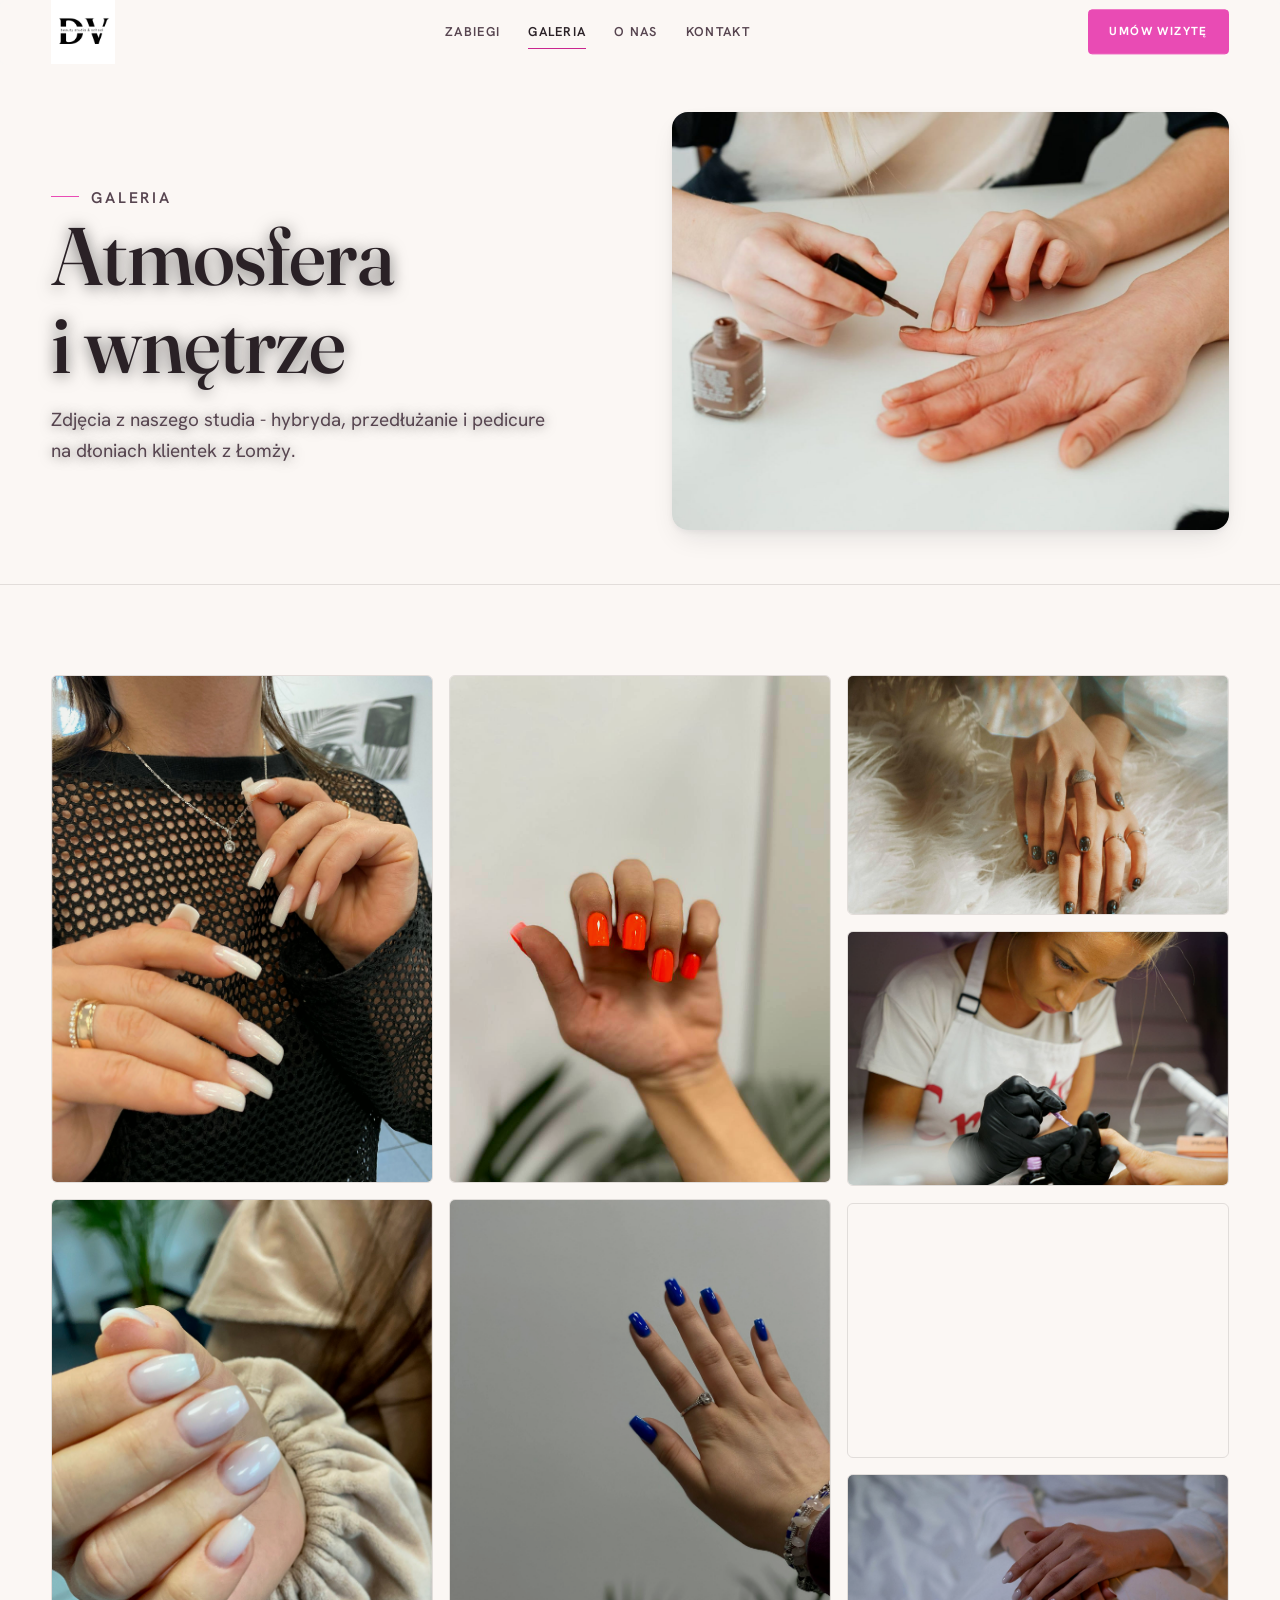
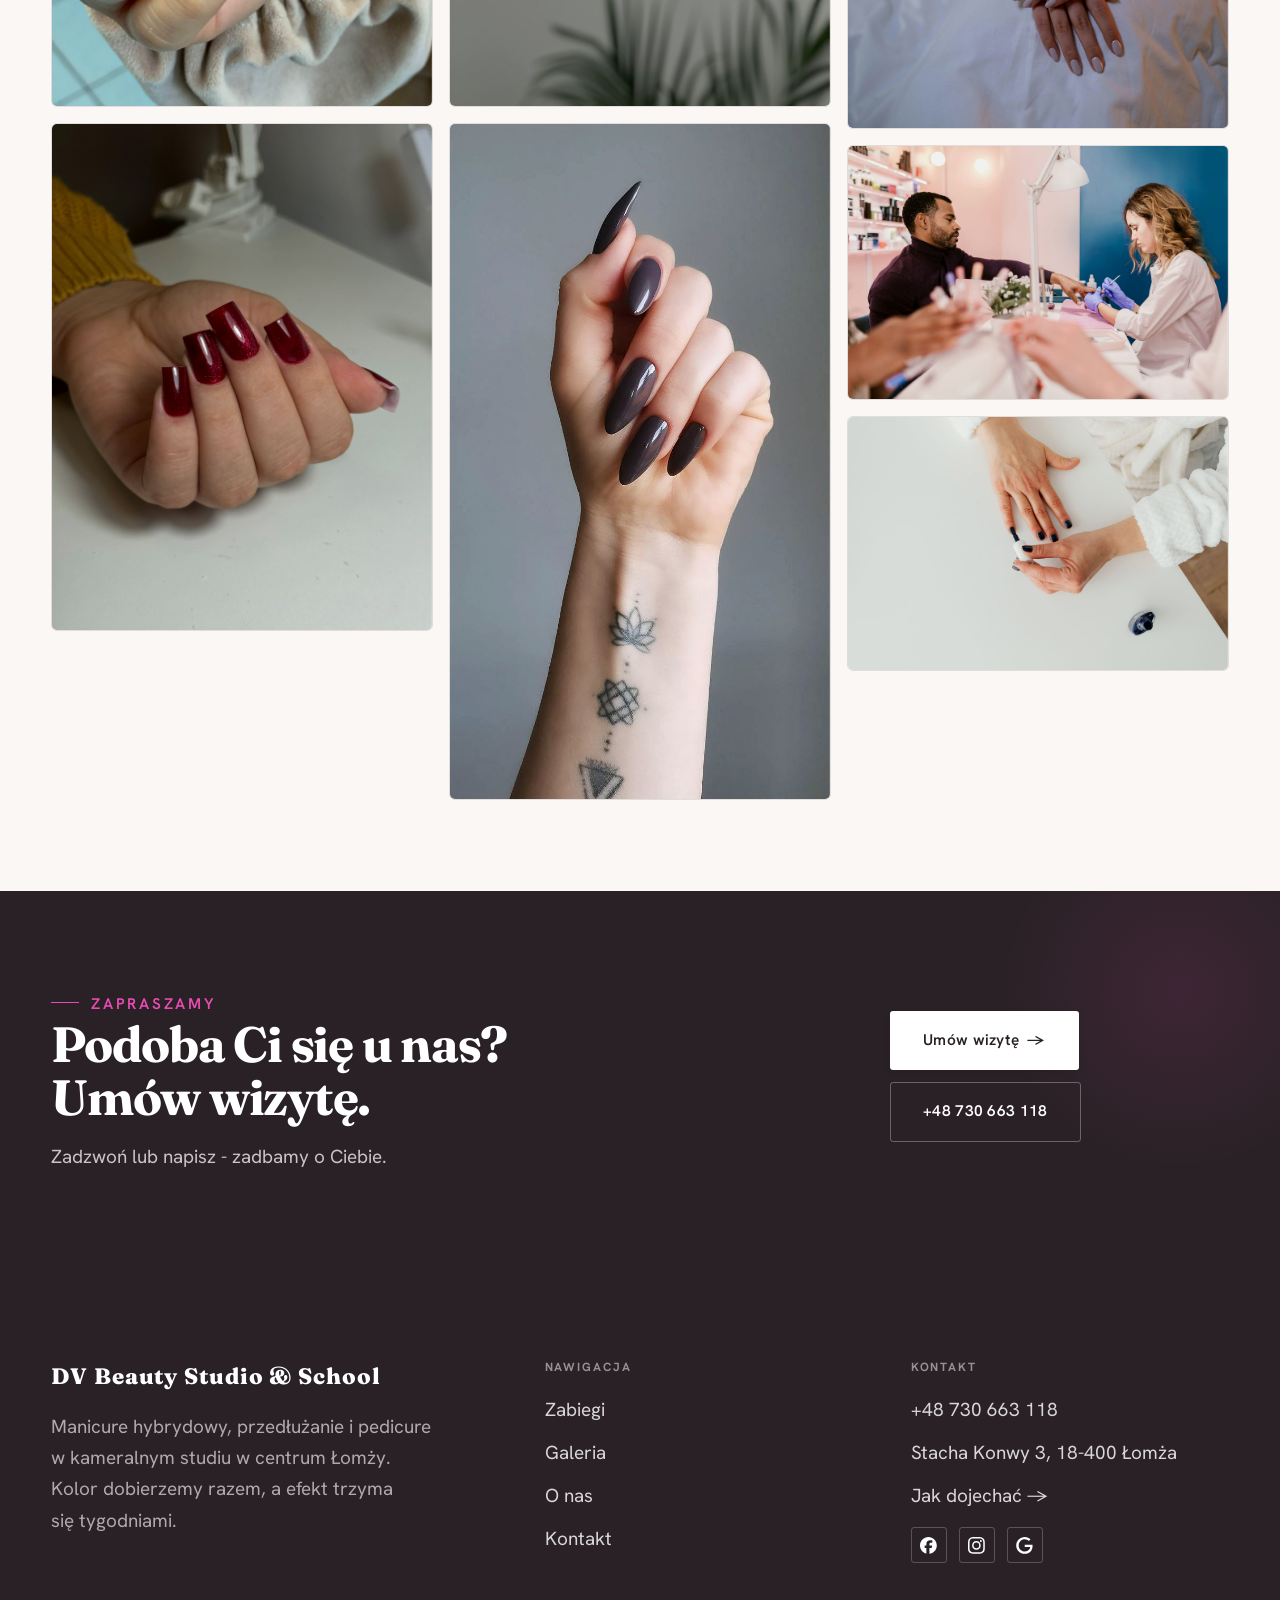
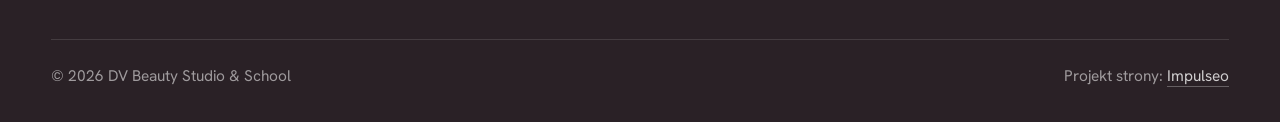
<file: realizacje.html>
<!DOCTYPE html>
<html lang="pl">
<head>
<meta charset="UTF-8">
<meta name="viewport" content="width=device-width, initial-scale=1.0">
<title>Galeria - DV Beauty Studio &amp; School</title>
<meta name="description" content="Galeria DV Beauty Studio &amp; School: Manicure hybrydowy, Przedłużanie paznokci, Kolor sezonu, Praca w studiu, Nasze studio">
<link rel="canonical" href="https://kris20032.github.io/dv-beauty-studio-school/realizacje.html">
<meta name="robots" content="noindex, nofollow">
<meta property="og:type" content="website">
<meta property="og:locale" content="pl_PL">
<meta property="og:site_name" content="DV Beauty Studio &amp; School">
<meta property="og:title" content="Galeria - DV Beauty Studio &amp; School">
<meta property="og:description" content="Galeria DV Beauty Studio &amp; School: Manicure hybrydowy, Przedłużanie paznokci, Kolor sezonu, Praca w studiu, Nasze studio">
<meta property="og:url" content="https://kris20032.github.io/dv-beauty-studio-school/realizacje.html">
<meta property="og:image" content="https://kris20032.github.io/dv-beauty-studio-school/img/og.jpg">
<meta property="og:image:width" content="1200">
<meta property="og:image:height" content="630">
<meta name="twitter:card" content="summary_large_image">
<link rel="preconnect" href="https://fonts.googleapis.com">
<link rel="preconnect" href="https://fonts.gstatic.com" crossorigin>
<link href="https://fonts.googleapis.com/css2?family=Fraunces:wght@500;600;700&family=Hanken+Grotesk:wght@400;500;600&display=swap" rel="stylesheet">
<link rel="stylesheet" href="assets/styles.css?v=75b5875e">
</head>
<body>

<header class="nav">
  <div class="wrap nav-inner">
    <a class="brand brand-has-logo" href="index.html"><img class="brand-logo" src="img/logo.jpg" alt="DV Beauty Studio &amp; School" width="720" height="720" decoding="async"></a>
    <nav class="nav-links">
      <a href="oferta.html">Zabiegi</a>
      <a href="realizacje.html" class="active" aria-current="page">Galeria</a>
      <a href="o-nas.html">O nas</a>
      <a href="kontakt.html">Kontakt</a>
      <a href="kontakt.html" class="btn btn-accent">Umów wizytę</a>
    </nav>
    <button class="nav-toggle" aria-label="Menu"><span></span><span></span><span></span></button>
  </div>
</header>

<main>
<section class="pagehead pagehead-soft">
  <div class="wrap">
    <figure class="ph-fig reveal"><img src="img/g9.jpg" alt="DV Beauty Studio &amp; School - Atmosfera i wnętrze" loading="lazy" width="1770" height="1112" decoding="async"></figure>
    <div class="ph-copy reveal">
      <span class="eyebrow">Galeria</span>
      <h1>Atmosfera i wnętrze</h1>
      <p>Zdjęcia z naszego studia - hybryda, przedłużanie i pedicure na dłoniach klientek z Łomży.</p>
    </div>
  </div>
</section>
<section>
  <div class="wrap">
    <div class="gallery-masonry">
      <figure class="m-tile reveal"><img src="img/g1.jpg" alt="DV Beauty Studio &amp; School" loading="lazy" width="1600" height="2133" decoding="async"></figure>
      <figure class="m-tile reveal"><img src="img/g2.jpg" alt="DV Beauty Studio &amp; School" loading="lazy" width="1600" height="2133" decoding="async"></figure>
      <figure class="m-tile reveal"><img src="img/g3.jpg" alt="DV Beauty Studio &amp; School" loading="lazy" width="1536" height="2048" decoding="async"></figure>
      <figure class="m-tile reveal"><img src="img/g4.jpg" alt="DV Beauty Studio &amp; School" loading="lazy" width="960" height="1280" decoding="async"></figure>
      <figure class="m-tile reveal"><img src="img/g5.jpg" alt="DV Beauty Studio &amp; School" loading="lazy" width="1600" height="2133" decoding="async"></figure>
      <figure class="m-tile reveal"><img src="img/g6.jpg" alt="DV Beauty Studio &amp; School" loading="lazy" width="720" height="1280" decoding="async"></figure>
      <figure class="m-tile reveal"><img src="img/g7.jpg" alt="DV Beauty Studio &amp; School" loading="lazy" width="1770" height="1112" decoding="async"></figure>
      <figure class="m-tile reveal"><img src="img/g8.jpg" alt="DV Beauty Studio &amp; School" loading="lazy" width="1880" height="1254" decoding="async"></figure>
      <figure class="m-tile reveal"><img src="img/g10.jpg" alt="DV Beauty Studio &amp; School" loading="lazy" width="1880" height="1253" decoding="async"></figure>
      <figure class="m-tile reveal"><img src="img/g11.jpg" alt="DV Beauty Studio &amp; School" loading="lazy" width="1880" height="1253" decoding="async"></figure>
      <figure class="m-tile reveal"><img src="img/g12.jpg" alt="DV Beauty Studio &amp; School" loading="lazy" width="1880" height="1253" decoding="async"></figure>
      <figure class="m-tile reveal"><img src="img/g13.jpg" alt="DV Beauty Studio &amp; School" loading="lazy" width="1880" height="1253" decoding="async"></figure>
    </div>
  </div>
</section>
<section class="cta">
  <div class="wrap">
    <div class="reveal">
      <span class="eyebrow">Zapraszamy</span>
      <h2>Podoba Ci się u nas? Umów wizytę.</h2>
      <p>Zadzwoń lub napisz - zadbamy o Ciebie.</p>
    </div>
    <div class="cta-actions reveal">
      <a href="kontakt.html" class="btn btn-light">Umów wizytę <span class="arr">→</span></a>
      <a href="tel:+48730663118" class="btn btn-ghost btn-ghost-cta">+48 730 663 118</a>
    </div>
  </div>
</section>
</main>

<footer>
  <div class="wrap">
    <div class="foot-grid">
      <div class="foot-brand">
        <div class="name">DV Beauty Studio & School</div>
        <p>Manicure hybrydowy, przedłużanie i pedicure w kameralnym studiu w centrum Łomży. Kolor dobierzemy razem, a efekt trzyma się tygodniami.</p>
      </div>
      <div class="foot-col">
        <h4>Nawigacja</h4>
        <a href="oferta.html">Zabiegi</a>
        <a href="realizacje.html">Galeria</a>
        <a href="o-nas.html">O nas</a>
        <a href="kontakt.html">Kontakt</a>
      </div>
      <div class="foot-col">
        <h4>Kontakt</h4>
        <a href="tel:+48730663118">+48 730 663 118</a>
        <p>Stacha Konwy 3, 18-400 Łomża</p>
        <a href="https://www.google.com/maps?cid=17348931028230055047" target="_blank" rel="noopener">Jak dojechać →</a>
      <div class="foot-soc">
        <a class="soc" href="https://www.facebook.com/dv.nailspace.insta/" target="_blank" rel="noopener" aria-label="Facebook - DV Beauty Studio &amp; School"><svg viewBox="0 0 24 24" aria-hidden="true" focusable="false"><path d="M9.101 23.691v-7.98H6.627v-3.667h2.474v-1.58c0-4.085 1.848-5.978 5.858-5.978.401 0 .955.042 1.468.103a8.68 8.68 0 0 1 1.141.195v3.325a8.623 8.623 0 0 0-.653-.036 26.805 26.805 0 0 0-.733-.009c-.707 0-1.259.096-1.675.309a1.686 1.686 0 0 0-.679.622c-.258.42-.374.995-.374 1.752v1.297h3.919l-.386 2.103-.287 1.564h-3.246v8.245C19.396 23.238 24 18.179 24 12.044c0-6.627-5.373-12-12-12s-12 5.373-12 12c0 5.628 3.874 10.35 9.101 11.647Z" fill="currentColor"/></svg></a>
        <a class="soc" href="https://www.instagram.com/dv.nailspace/" target="_blank" rel="noopener" aria-label="Instagram - DV Beauty Studio &amp; School"><svg viewBox="0 0 24 24" aria-hidden="true" focusable="false"><path d="M7.0301.084c-1.2768.0602-2.1487.264-2.911.5634-.7888.3075-1.4575.72-2.1228 1.3877-.6652.6677-1.075 1.3368-1.3802 2.127-.2954.7638-.4956 1.6365-.552 2.914-.0564 1.2775-.0689 1.6882-.0626 4.947.0062 3.2586.0206 3.6671.0825 4.9473.061 1.2765.264 2.1482.5635 2.9107.308.7889.72 1.4573 1.388 2.1228.6679.6655 1.3365 1.0743 2.1285 1.38.7632.295 1.6361.4961 2.9134.552 1.2773.056 1.6884.069 4.9462.0627 3.2578-.0062 3.668-.0207 4.9478-.0814 1.28-.0607 2.147-.2652 2.9098-.5633.7889-.3086 1.4578-.72 2.1228-1.3881.665-.6682 1.0745-1.3378 1.3795-2.1284.2957-.7632.4966-1.636.552-2.9124.056-1.2809.0692-1.6898.063-4.948-.0063-3.2583-.021-3.6668-.0817-4.9465-.0607-1.2797-.264-2.1487-.5633-2.9117-.3084-.7889-.72-1.4568-1.3876-2.1228C21.2982 1.33 20.628.9208 19.8378.6165 19.074.321 18.2017.1197 16.9244.0645 15.6471.0093 15.236-.005 11.977.0014 8.718.0076 8.31.0215 7.0301.0839m.1402 21.6932c-1.17-.0509-1.8053-.2453-2.2287-.408-.5606-.216-.96-.4771-1.3819-.895-.422-.4178-.6811-.8186-.9-1.378-.1644-.4234-.3624-1.058-.4171-2.228-.0595-1.2645-.072-1.6442-.079-4.848-.007-3.2037.0053-3.583.0607-4.848.05-1.169.2456-1.805.408-2.2282.216-.5613.4762-.96.895-1.3816.4188-.4217.8184-.6814 1.3783-.9003.423-.1651 1.0575-.3614 2.227-.4171 1.2655-.06 1.6447-.072 4.848-.079 3.2033-.007 3.5835.005 4.8495.0608 1.169.0508 1.8053.2445 2.228.408.5608.216.96.4754 1.3816.895.4217.4194.6816.8176.9005 1.3787.1653.4217.3617 1.056.4169 2.2263.0602 1.2655.0739 1.645.0796 4.848.0058 3.203-.0055 3.5834-.061 4.848-.051 1.17-.245 1.8055-.408 2.2294-.216.5604-.4763.96-.8954 1.3814-.419.4215-.8181.6811-1.3783.9-.4224.1649-1.0577.3617-2.2262.4174-1.2656.0595-1.6448.072-4.8493.079-3.2045.007-3.5825-.006-4.848-.0608M16.953 5.5864A1.44 1.44 0 1 0 18.39 4.144a1.44 1.44 0 0 0-1.437 1.4424M5.8385 12.012c.0067 3.4032 2.7706 6.1557 6.173 6.1493 3.4026-.0065 6.157-2.7701 6.1506-6.1733-.0065-3.4032-2.771-6.1565-6.174-6.1498-3.403.0067-6.156 2.771-6.1496 6.1738M8 12.0077a4 4 0 1 1 4.008 3.9921A3.9996 3.9996 0 0 1 8 12.0077" fill="currentColor"/></svg></a>
        <a class="soc" href="https://www.google.com/maps?cid=17348931028230055047" target="_blank" rel="noopener" aria-label="Google - DV Beauty Studio &amp; School"><svg viewBox="0 0 24 24" aria-hidden="true" focusable="false"><path d="M12.48 10.92v3.28h7.84c-.24 1.84-.853 3.187-1.787 4.133-1.147 1.147-2.933 2.4-6.053 2.4-4.827 0-8.6-3.893-8.6-8.72s3.773-8.72 8.6-8.72c2.6 0 4.507 1.027 5.907 2.347l2.307-2.307C18.747 1.44 16.133 0 12.48 0 5.867 0 .307 5.387.307 12s5.56 12 12.173 12c3.573 0 6.267-1.173 8.373-3.36 2.16-2.16 2.84-5.213 2.84-7.667 0-.76-.053-1.467-.173-2.053H12.48z" fill="currentColor"/></svg></a>
      </div>
      </div>
    </div>
    <div class="foot-bot">
      <span>© 2026 DV Beauty Studio & School</span>
      <span>Projekt strony: <a class="foot-credit" href="https://impulseo.pl" target="_blank" rel="noopener">Impulseo</a></span>
    </div>
  </div>
</footer>
<div class="sticky-reserve"><a class="sr-book" href="kontakt.html">Umów wizytę</a><a class="sr-call" href="tel:+48730663118" aria-label="Zadzwoń"><svg class="ico-tel" width="16" height="16" viewBox="0 0 24 24" fill="none" aria-hidden="true"><path d="M6.6 10.8a15.5 15.5 0 0 0 6.6 6.6l2.2-2.2a1 1 0 0 1 1-.24 11.4 11.4 0 0 0 3.6.58 1 1 0 0 1 1 1V20a1 1 0 0 1-1 1A17 17 0 0 1 3 4a1 1 0 0 1 1-1h3.5a1 1 0 0 1 1 1c0 1.25.2 2.46.58 3.6a1 1 0 0 1-.25 1l-2.23 2.2Z" fill="currentColor"/></svg></a></div>
<div class="demo-wazne" data-do="2026-08-30" data-cykl="3" hidden><svg class="dw-ico" width="13" height="13" viewBox="0 0 24 24" fill="none" aria-hidden="true"><circle cx="12" cy="12" r="8.6" stroke="currentColor" stroke-width="1.8"/><path d="M12 7.2V12l3.3 2" stroke="currentColor" stroke-width="1.8" stroke-linecap="round"/></svg><span class="dw-txt"></span></div>

<script src="assets/main.js"></script>
</body>
</html>
</file>
<file: assets/styles.css>
/* ============================================================
   STOLBASZ — premium, architektoniczny B2B fit-out
   Jasna paleta, zero brązu. System wg premium-web-craft.
   Projekt strony: Impulseo (impulseo.pl)
   ============================================================ */

:root{
  /* PALETA — jasna, architektoniczna, chłodna */
  --paper:#FBF7F4;          /* główne tło */
  --paper-2:#F1E7E4;        /* sekcje alternatywne (chłodny jasny szary) */
  --paper-3:#F1E7E4;        /* delikatne wypełnienia */
  --ink:#2A2126;            /* tekst główny — chłodny grafit */
  --ink-soft:#574550;       /* nagłówki drugorzędne */
  --muted:#94888C;          /* tekst poboczny */
  --line:rgba(42,33,38,.12);/* hairline */
  --accent:#A85A6B;         /* stonowany petrol-slate — jedyny akcent */
  --accent-d:#8A4456;
  --accent-soft:rgba(168,90,107,.10);
  --dark:#2A2126;           /* sekcje ciemne (stopka/CTA) */

  /* HOVER ZDJĘĆ — JEDEN standard dla całego silnika (decyzja K. 04.08.2026, artefakt z wariantami).
     AKTUALNE (K.+Szymon 09.08.2026, wybór z artefaktu 6 wariantów): zoom 1.05 przy 1.4s -
     przy tak długim czasie mocniejszy kadr NIE skacze, tylko „oddycha". Poprzedni standard
     (1.02 / .55s z 04.08) odbierany jako dynamiczny i szybki.
     Spoczynek lekko przygaszony, ale TYLKO tam, gdzie jest mysz (@media hover:hover) —
     na telefonie zdjęcia zostają w pełnej jasności. */
  --img-zoom:1.05;                   /* K.+Szymon 09.08: wariant F z artefaktu porównawczego */
  --img-rest:brightness(.95) saturate(.99);
  --img-hot:brightness(1.06) saturate(1.05);
  --img-dur:1.4s;                    /* K.+Szymon 09.08 (wariant F): powoli = elegancko */
  --img-ease:cubic-bezier(.16,.84,.44,1);  /* miękki ogon, efekt „oddychania" */

  /* ODSTĘPY — skala 4/8 */
  --space-1:4px; --space-2:8px; --space-3:12px; --space-4:16px; --space-5:24px;
  --space-6:32px; --space-7:48px; --space-8:64px; --space-9:96px; --space-10:128px;

  /* TYPOGRAFIA — fluid clamp() (skala podbita 16.07.2026: większe, czytelniejsze litery — uwaga Adama) */
  --text-sm:clamp(.9rem,.87rem + .12vw,1rem);
  --text-base:clamp(1.08rem,1.04rem + .18vw,1.2rem);
  --text-lg:clamp(1.24rem,1.15rem + .34vw,1.44rem);
  --text-h3:clamp(1.34rem,1.22rem + .55vw,1.66rem);
  --text-h2:clamp(2.1rem,1.66rem + 2.1vw,3.1rem);
  --text-h1:clamp(2.9rem,2.1rem + 4vw,5.1rem);

  /* PROMIENIE — architektoniczne, raczej ostre */
  --r-sm:3px; --r-md:6px; --r-lg:10px;

  /* RUCH */
  --ease:cubic-bezier(.25,.46,.45,.94); --dur:.24s;

  /* CIENIE — miękkie, warstwowe */
  --sh-sm:0 1px 2px rgba(16,24,32,.04), 0 2px 8px rgba(16,24,32,.05);
  --sh-md:0 2px 6px rgba(16,24,32,.05), 0 12px 28px -8px rgba(16,24,32,.12);
  --sh-lg:0 6px 14px rgba(16,24,32,.07), 0 26px 56px -18px rgba(16,24,32,.22);

  --hairline:1px solid var(--line);

  --font-display:'Fraunces',serif;
  --font-body:'Hanken Grotesk',sans-serif;
}

*{box-sizing:border-box;margin:0;padding:0}
html{scroll-behavior:smooth}
body{
  font-family:var(--font-body);
  font-size:var(--text-base);
  line-height:1.65;
  color:var(--ink);
  background:var(--paper);
  -webkit-font-smoothing:antialiased;
  text-rendering:optimizeLegibility;
}
img{max-width:100%;height:auto;display:block}  /* height:auto = width/height z atrybutów trzyma proporcje (TOP#12) */
a{color:inherit;text-decoration:none}

.wrap{width:min(92%,1180px);margin-inline:auto}
section{padding-block:clamp(52px,6.5vw,96px)}

h1,h2,h3{font-family:var(--font-display);font-weight:700;line-height:1.08;letter-spacing:-.02em;color:var(--ink)}
h1{font-size:var(--text-h1);letter-spacing:-.035em}
h2{font-size:var(--text-h2);letter-spacing:-.025em}
h3{font-size:var(--text-h3)}
/* MIARA — długość wiersza. WCAG 2.2 SC 1.4.8: max 80 znaków; Butterick: 45–90.
   68ch daje realnie 72–78 znaków polskiego tekstu, czyli z zapasem pod granicą.
   Wcześniej limit miał TYLKO <p> — <li>, <blockquote> i <dd> nie miały żadnego,
   i to jedyny powód, dla którego 23 bloki na dwóch oddanych stronach jadą po
   83–106 znaków w wierszu (pomiar 07.08.2026, bramka `miara`).
   ⚠️ Listy i definicje ograniczamy TYLKO bez klasy: `ul`/`ol` z klasą to u nas
   układ (siatki kafli, menu), a nie tekst ciągły — tam miarę wyznacza układ. */
/* 60ch, nie 68ch (K. 10.08): po zmianie fontów na węższe kroje (DM Sans i spółka)
   w 68ch mieściło się ~90 znaków - bramka pikselowa słusznie zgłaszała przekroczenie
   granicy 80. Pomiar na żywej przeglądarce: 60ch = 90 znaków, 53ch = ~78 znaków, czyli normę WCAG 1.4.8. */
:root{ --miara:53ch }
p{max-width:min(100%,var(--miara))}
blockquote,
ul:not([class])>li, ol:not([class])>li,
dl:not([class])>dd{max-width:min(100%,var(--miara))}

/* ⚠️ Świadomie BEZ wyjątku `.tile p,.card p,.svc p{max-width:none}`, choć nasuwa się sam:
   te akapity BYŁY już ograniczone (stare `p{max-width:65ch}`), więc „wyjątek" nie odblokowałby
   niczego nowego — tylko ROZLUŹNIŁ stan sprzed zmiany na wszystkich demach naraz.
   `figcaption` żadna z reguł wyżej nie dotyczy, więc też nie potrzebuje zwolnienia. */

/* ŁAMANIE. `balance` wyrównuje długości wierszy w nagłówku, `pretty` pilnuje ostatniego
   wiersza akapitu, żeby nie został w nim jeden wyraz. Obsługiwane od Chrome 117 /
   Safari 17.5; starsze przeglądarki po prostu ignorują tę własność.
   `text-wrap:pretty` nie występowało dotąd ANI RAZ w silniku ani w repo klientów. */
h1,h2,h3,.lead,.lede{text-wrap:balance}
p,li,blockquote,dd{text-wrap:pretty}

.eyebrow{
  font-family:var(--font-body);
  font-size:var(--text-sm);
  font-weight:600;
  letter-spacing:.18em;
  text-transform:uppercase;
  color:var(--accent);
  display:inline-flex;align-items:center;gap:var(--space-3);
}
/* flex:none + margin-top = kreska trzyma się PIERWSZEJ linii. Wcześniej align-items:center
   centrowało ją względem całego bloku i przy zawinięciu (długi kicker typu
   „…WNĘTRZ · LESZNO · OD 2019") druga linia lądowała z brzydkim wcięciem. */
.eyebrow{align-items:flex-start}
.eyebrow>*,.eyebrow{text-wrap:balance}   /* dlugi kicker lamal sie na sierote typu samo „2019" w drugiej linii */
.eyebrow::before{content:"";width:28px;height:1px;background:var(--accent);display:inline-block;flex:none;margin-top:.62em}

.muted{color:var(--muted)}
.lead{font-size:var(--text-lg);line-height:1.55;color:var(--ink-soft);max-width:50ch}

/* ---------- BUTTONS ---------- */
.btn{
  display:inline-flex;align-items:center;gap:var(--space-2);
  font-weight:600;font-size:var(--text-sm);letter-spacing:.02em;
  padding:var(--space-4) var(--space-6);
  border-radius:var(--r-sm);
  transition:transform var(--dur) var(--ease),box-shadow var(--dur) var(--ease),background var(--dur) var(--ease);
  cursor:pointer;border:1px solid transparent;
}
.btn-accent{background:var(--accent);color:#fff;box-shadow:var(--sh-sm)}
.btn-accent:hover{background:var(--accent-d);transform:translateY(-2px);box-shadow:var(--sh-md)}
.btn-accent:active{transform:translateY(0);box-shadow:var(--sh-sm)}
.btn-ghost{background:transparent;color:var(--ink);border-color:var(--line)}
.btn-ghost:hover{border-color:var(--accent);color:var(--accent);transform:translateY(-2px)}
.btn-light{background:#fff;color:var(--ink);box-shadow:var(--sh-sm)}
.btn-light:hover{transform:translateY(-2px);box-shadow:var(--sh-md)}
.btn .arr{transition:transform var(--dur) var(--ease)}
.btn:hover .arr{transform:translateX(4px)}

/* ---------- NAV ---------- */
.nav{
  position:sticky;top:0;z-index:50;
  background:color-mix(in srgb,var(--paper) 88%,transparent);
  backdrop-filter:saturate(140%) blur(10px);
  border-bottom:var(--hairline);
}
.nav-inner{display:flex;align-items:center;justify-content:space-between;gap:var(--space-5);height:72px}
/* ANTY-NACHODZENIE (K. 05.08.2026): długa nazwa firmy + przycisk z pełnym numerem nie mieściły się w pasku
   i flex ściskał linki PONIŻEJ ich treści - "Kontakt" wchodził na ramkę "Zadzwoń +48 ...". Teraz ustępuje
   nazwa marki (skrót wielokropkiem), a menu i przycisk nigdy się nie kurczą ani nie zachodzą na siebie. */
.brand{display:flex;flex-direction:column;line-height:1;min-width:0;flex:0 1 auto}
.brand .name{font-family:var(--font-display);font-weight:800;font-size:1.35rem;letter-spacing:.04em;white-space:nowrap;overflow:hidden;text-overflow:ellipsis}
.brand .sub{font-size:.62rem;letter-spacing:.34em;text-transform:uppercase;color:var(--muted);margin-top:5px;white-space:nowrap;overflow:hidden;text-overflow:ellipsis}
.nav-links{display:flex;align-items:center;gap:var(--space-6);flex:0 0 auto}
.nav-links a{font-size:var(--text-sm);font-weight:500;color:var(--ink-soft);position:relative;padding-block:4px;white-space:nowrap;transition:color var(--dur) var(--ease)}
.nav-links a::after{content:"";position:absolute;left:0;bottom:0;width:0;height:1.5px;background:var(--accent);transition:width var(--dur) var(--ease)}
.nav-links a:hover,.nav-links a.active{color:var(--ink)}
.nav-links a:hover::after,.nav-links a.active::after{width:100%}
.nav-links .btn{padding:var(--space-2) var(--space-5)}
/* przyciski w nav: właściwy kolor (przebij .nav-links a) + bez podkreślenia */
.nav-links a.btn-accent{color:#fff}
.nav-links a.btn-ghost,.nav-links a.btn-light{color:var(--ink)}
/* CTA w pasku: NIE podkreślenie spod linków menu, ale ten sam przelatujący błysk,
   co na wszystkich innych przyciskach (zgłoszenie K. 13.08.2026 - „na hero jest efekt
   światła przechodzącego przez przycisk, na navbarze go nie ma, a mają być identyczne").
   Reguła `.nav-links a::after` jest silniejsza od `.btn::after`, więc trzeba jej
   geometrię wyzerować i wpisać połysk z nazwy - samo `display:none` gasiło efekt. */
.nav-links a.btn::after{
  display:block;content:"";position:absolute;inset:0;z-index:-1;pointer-events:none;
  inset:0;width:auto;height:auto;border-radius:inherit;   /* kasuje geometrię podkreślenia (width:0;height:1.5px) */
  background:linear-gradient(100deg,transparent 32%,rgba(255,255,255,.20) 50%,transparent 68%);
  translate:-120% 0}
@media (prefers-reduced-motion:no-preference){
  .nav-links a.btn:hover::after{translate:120% 0;transition:translate .75s var(--mt-ease,cubic-bezier(.16,.84,.44,1))}
}
.nav-toggle{display:none;background:none;border:none;cursor:pointer;flex-direction:column;gap:5px;padding:8px}
.nav-toggle span{width:24px;height:2px;background:var(--ink);transition:var(--dur)}
/* Ciasny zakres MIĘDZY menu mobilnym a pełnym pulpitem: zbijamy odstępy i nazwę marki,
   żeby wszystko zmieściło się naturalnie, zanim w ogóle dojdzie do skracania wielokropkiem. */
@media(max-width:1280px) and (min-width:921px){
  .nav-links{gap:var(--space-4)}
  .nav-links .btn{padding:var(--space-2) var(--space-4)}
  .brand .name{font-size:1.15rem}
}

/* ---------- HERO (split) ---------- */
.hero{position:relative;overflow:hidden;border-bottom:var(--hairline)}
.hero-grid{display:grid;grid-template-columns:1.05fr .95fr;gap:clamp(24px,4vw,60px);align-items:center;
  padding-block:clamp(36px,4.5vw,64px)}
.hero-copy .eyebrow{margin-bottom:var(--space-5)}
.hero-copy h1{margin-bottom:var(--space-5)}
.hero-copy .lead{margin-bottom:var(--space-7)}
.hero-actions{display:flex;flex-wrap:wrap;gap:var(--space-4)}
.hero-art{position:relative;aspect-ratio:4/3;border-radius:var(--r-lg);overflow:hidden;box-shadow:var(--sh-lg)}
.hero-art img{width:100%;height:100%;object-fit:cover}
.hero-art::after{content:"";position:absolute;inset:0;background:linear-gradient(180deg,transparent 55%,rgba(18,24,28,.28))}
.hero-badge{position:absolute;left:var(--space-5);bottom:var(--space-5);z-index:2;
  background:rgba(252,252,251,.94);backdrop-filter:blur(4px);
  border-radius:var(--r-md);padding:var(--space-4) var(--space-5);box-shadow:var(--sh-md);max-width:78%}
.hero-badge strong{display:block;font-family:var(--font-display);font-size:1rem;letter-spacing:-.01em}
.hero-badge span{font-size:var(--text-sm);color:var(--muted)}

/* ---------- HERO duży / kinowy (strona główna) ---------- */
.hero-cine{position:relative;min-height:clamp(560px,82vh,840px);min-height:clamp(560px,82svh,840px);display:flex;align-items:center;overflow:hidden;border-bottom:var(--hairline)}
.hero-cine>img{position:absolute;inset:0;width:100%;height:100%;object-fit:cover;z-index:0}
.hero-cine::after{content:"";position:absolute;inset:0;z-index:1;
  background:linear-gradient(95deg,rgba(13,18,23,.86) 0%,rgba(13,18,23,.64) 32%,rgba(13,18,23,.24) 62%,rgba(13,18,23,.04) 100%)}
.hero-cine .wrap{position:relative;z-index:2;padding-block:var(--space-8)}
.hero-cine .hero-copy{max-width:660px}
.hero-cine .eyebrow{color:#fff;margin-bottom:var(--space-5)}
.hero-cine .eyebrow::before{background:#fff}
.hero-cine h1{color:#fff;margin-bottom:var(--space-5);font-size:clamp(2.9rem,2rem + 4.4vw,5.2rem);text-wrap:balance}
.hero-cine .lead{color:rgba(255,255,255,.92);max-width:48ch;margin-bottom:var(--space-7)}
.hero-cine .hero-actions{display:flex;flex-wrap:wrap;gap:var(--space-4)}
/* NISKIE OKNO (laptop z dokiem i paskami przeglądarki ma ~700-780 px wysokości widoku):
   H1 do 5.2rem + długi lead nie mieściły się i przyciski wypadały POD krawędź ekranu -
   klient widział stronę bez ani jednego CTA. Skalujemy w dół, zamiast przycinać treść. */
@media(min-width:821px) and (max-height:820px){
  .hero-cine{min-height:clamp(520px,94svh,780px)}
  .hero-cine .wrap{padding-block:var(--space-6)}
  .hero-cine h1{font-size:clamp(2.2rem,1.5rem + 2.6vw,3.6rem);margin-bottom:var(--space-4)}
  .hero-cine .eyebrow{margin-bottom:var(--space-4)}
  .hero-cine .lead{margin-bottom:var(--space-5);max-width:44ch}
}
@media(max-width:680px){
  .hero-cine{min-height:clamp(520px,76vh,640px);min-height:clamp(520px,76svh,640px);align-items:flex-end}
  .hero-cine::after{background:linear-gradient(0deg,rgba(13,18,23,.9) 6%,rgba(13,18,23,.45) 55%,rgba(13,18,23,.25) 100%)}
  .hero-cine .wrap{padding-bottom:var(--space-9)}
  /* TELEFON (~90% oglądających): lead potrafił zająć 8 linii i zepchnąć CTA poza pierwszy ekran.
     Zwężamy interlinię i skalę - treści nie ucinamy, bo to ona sprzedaje. */
  .hero-cine .lead{font-size:.98rem;line-height:1.5;margin-bottom:var(--space-5)}
  .hero-cine .eyebrow{font-size:.72rem;letter-spacing:.13em;margin-bottom:var(--space-4)}
  .hero-cine .eyebrow::before{width:20px}
  .hero-cine h1{margin-bottom:var(--space-4)}
}

/* full-bleed hero variant (podstrony) */
.pagehead{position:relative;min-height:46vh;min-height:46svh;display:flex;align-items:flex-end;overflow:hidden;border-bottom:var(--hairline)}
.pagehead img{position:absolute;inset:0;width:100%;height:100%;object-fit:cover}
/* 10.08.2026 (decyzja K.): mocniejsze przyciemnienie + cień pod tekstem. Bramka mierzyła na
   nagłówkach podstron 3,38-3,43:1 przy wymaganych 4,5 — jasne zdjęcie (hala, śnieg, niebo)
   podchodziło pod biały tekst. Zdjęcia klientów są różne, więc kontrast musi dawać WARSTWA,
   a nie szczęśliwy dobór kadru. */
.pagehead::after{content:"";position:absolute;inset:0;background:linear-gradient(180deg,rgba(18,24,28,.40),rgba(18,24,28,.76))}
.pagehead .wrap{position:relative;z-index:2;padding-block:var(--space-9);color:#fff}
.pagehead h1{color:#fff;max-width:18ch;text-shadow:0 2px 16px rgba(0,0,0,.55)}
.pagehead .eyebrow{color:#fff}
.pagehead .eyebrow::before{background:#fff}
.pagehead p{color:rgba(255,255,255,.92);margin-top:var(--space-4);max-width:54ch;text-shadow:0 1px 12px rgba(0,0,0,.5)}

/* ---------- STRIP (pasek skrótów / liczby) ---------- */
.strip{background:var(--dark);color:#fff}
/* PASEK HASEŁ — standard 04.08.2026 (decyzja K.): 5 haseł w JEDNYM rzędzie, tekst WYŚRODKOWANY,
   węższe marginesy boczne niż reszta strony (pasek ma iść szerzej), równe wysokości kolumn. */
.strip .wrap{width:min(96%,1440px);display:grid;grid-template-columns:repeat(5,1fr);
  gap:var(--space-5);padding-block:var(--space-7);align-items:stretch}
.strip .item .k{font-family:var(--font-display);font-size:clamp(1.05rem,.82rem + .85vw,1.55rem);
  font-weight:800;letter-spacing:-.02em;color:#fff;line-height:1.18;text-wrap:balance}
.strip .item .v{font-size:var(--text-sm);color:rgba(255,255,255,.66);margin-top:var(--space-2);line-height:1.4}
.strip .item{border-left:2px solid var(--accent);padding-inline:var(--space-4);
  text-align:center;display:flex;flex-direction:column;justify-content:center}
/* liczba kolumn = liczba haseł, żeby ostatnie nie zostawało samo w drugim rzędzie.
   Klasę n-N nadaje multipage.py; domyślnie (bez klasy) pasek jest 5-kolumnowy. */
.strip.n-2 .wrap{grid-template-columns:repeat(2,1fr)}
.strip.n-3 .wrap{grid-template-columns:repeat(3,1fr)}
.strip.n-4 .wrap{grid-template-columns:repeat(4,1fr);gap:var(--space-6)}
.strip.n-4 .item .k{font-size:clamp(1.3rem,1rem + 1.1vw,2rem)}
.strip.n-6 .wrap{grid-template-columns:repeat(6,1fr);gap:var(--space-4)}
.strip.n-6 .item .k{font-size:clamp(.98rem,.8rem + .7vw,1.35rem)}
/* równe łamanie: zamiast "długa linia + jedno słowo" obie linie zbliżonej długości */
.strip .item .k{text-wrap:balance}

/* ---------- SECTION HEAD ---------- */
.head{max-width:48rem;margin-bottom:var(--space-8)}
.head.center{margin-inline:auto;text-align:center}
.head .eyebrow{margin-bottom:var(--space-4)}
.head h2{margin-bottom:var(--space-4)}
.head p{color:var(--muted);font-size:var(--text-lg);line-height:1.55}
.head.center p{margin-inline:auto}

/* ---------- INTRO SPLIT ---------- */
.split{display:grid;grid-template-columns:.92fr 1.08fr;gap:clamp(28px,5vw,80px);align-items:center}
.split.rev{grid-template-columns:1.08fr .92fr}
.split.rev .split-art{order:-1}
.split-art{position:relative;aspect-ratio:5/4;border-radius:var(--r-lg);overflow:hidden;box-shadow:var(--sh-lg)}
.split-art img{width:100%;height:100%;object-fit:cover}
.split-copy h2{margin-bottom:var(--space-5)}
.split-copy p+p{margin-top:var(--space-4)}
.split-copy .btn{margin-top:var(--space-6)}

/* ---------- SERVICES (zakres) ---------- */
.svc-grid{display:grid;grid-template-columns:repeat(auto-fit,minmax(280px,1fr));gap:var(--space-5)}
.svc{background:#fff;border:var(--hairline);border-radius:var(--r-md);padding:var(--space-7) var(--space-6);
  transition:transform var(--dur) var(--ease),box-shadow var(--dur) var(--ease),border-color var(--dur) var(--ease);
  position:relative;overflow:hidden}
.svc::before{content:"";position:absolute;left:0;top:0;width:3px;height:0;background:var(--accent);transition:height var(--dur) var(--ease)}
.svc:hover{transform:translateY(-4px);box-shadow:var(--sh-md);border-color:transparent}
.svc:hover::before{height:100%}
.svc .ic{font-family:var(--font-display);font-size:.8rem;font-weight:700;letter-spacing:.12em;color:var(--accent);margin-bottom:var(--space-4)}
.svc h3{margin-bottom:var(--space-3);font-size:1.22rem}
.svc p{color:var(--muted);font-size:var(--text-base);line-height:1.6}

/* big detailed service rows */
.svc-row{display:grid;grid-template-columns:.8fr 1.2fr;gap:clamp(20px,4vw,60px);align-items:center;padding-block:var(--space-8)}
.svc-row+.svc-row{border-top:var(--hairline)}
.svc-row.rev{grid-template-columns:1.2fr .8fr}
/* Naprzemienny układ wierszy oferty: co drugi wiersz ma zdjęcie po PRAWEJ.
   Było `order:-1` — martwy kod, bo zdjęcie i tak jest pierwszym dzieckiem w HTML,
   więc wszystkie wiersze wyglądały identycznie (zdjęcie zawsze z lewej), a `rev`
   zmieniało tylko szerokość kolumn. Znalezione 29.07.2026 przy różnicowaniu kierunków
   animacji (pomiar pozycji: art.mid 390/502 przy row.mid 756 — zawsze lewa strona). */
.svc-row.rev .svc-row-art{order:2}
.svc-row-art{aspect-ratio:4/3;border-radius:var(--r-md);overflow:hidden;box-shadow:var(--sh-md)}
.svc-row-art img{width:100%;height:100%;object-fit:cover}
.svc-row h3{font-size:1.5rem;margin-bottom:var(--space-4)}
.svc-row .num{font-family:var(--font-display);font-size:.85rem;font-weight:700;letter-spacing:.14em;color:var(--accent);display:block;margin-bottom:var(--space-3)}
.svc-row ul{list-style:none;margin-top:var(--space-4);display:flex;flex-direction:column;gap:var(--space-2)}
.svc-row li{position:relative;padding-left:var(--space-5);color:var(--muted);font-size:var(--text-base)}
.svc-row li::before{content:"";position:absolute;left:0;top:.62em;width:8px;height:1px;background:var(--accent)}

/* ---------- GALLERY (realizacje) ---------- */
.gallery{display:grid;grid-template-columns:repeat(12,1fr);gap:var(--space-4);grid-auto-rows:200px}
/* GALERIA MASONRY — pionowe zdjęcia (portrety beauty/wellness) bez przycinania: kolumny, height auto */
.gallery-masonry{column-count:3;column-gap:var(--space-4)}
@media(max-width:900px){.gallery-masonry{column-count:2}}
@media(max-width:560px){.gallery-masonry{column-count:1}}
.gallery-masonry .m-tile{break-inside:avoid;margin:0 0 var(--space-4);padding:0;position:relative;overflow:hidden;border-radius:var(--r-md);border:1px solid var(--line)}
.gallery-masonry .m-tile img{width:100%;height:auto;display:block}
.gallery-masonry .m-tile .cap{position:absolute;left:0;right:0;bottom:0;padding:var(--space-4);color:#fff;background:linear-gradient(0deg,rgba(0,0,0,.55),transparent);font-size:var(--text-sm)}
.gallery-masonry .m-tile .cap small{display:block;font-weight:400;opacity:.78;letter-spacing:.04em;text-transform:uppercase;font-size:.66rem;margin-top:3px}
.tile{position:relative;overflow:hidden;border-radius:var(--r-md);box-shadow:var(--sh-sm);
  transition:transform var(--dur) var(--ease),box-shadow var(--dur) var(--ease)}
.tile img{width:100%;height:100%;object-fit:cover;
  transition:transform var(--img-dur) var(--img-ease),filter var(--img-dur) var(--img-ease)}
.tile:hover{box-shadow:var(--sh-md)}
.tile .cap{position:absolute;left:0;right:0;bottom:0;padding:var(--space-5) var(--space-4) var(--space-4);
  /* mocniejszy spad + cien pod tekstem: na JASNYCH zdjeciach klienta (biale fronty, sciany)
     slaby gradient dawal kontrast ~1.5:1 zamiast wymaganych 3.6:1 (bramka wygladu, 10.08.2026) */
  background:linear-gradient(transparent 28%,rgba(18,24,28,.58) 62%,rgba(18,24,28,.93));color:#fff;
  text-shadow:0 1px 3px rgba(0,0,0,.6);
  font-size:var(--text-sm);font-weight:600;letter-spacing:.01em;
  opacity:0;transform:translateY(8px);transition:var(--dur) var(--ease)}
.tile:hover .cap{opacity:1;transform:translateY(0)}
.tile .cap small{display:block;font-weight:400;opacity:.78;letter-spacing:.04em;text-transform:uppercase;font-size:.66rem;margin-top:3px}
/* bento spans */
.t-wide{grid-column:span 6}
.t-tall{grid-column:span 6;grid-row:span 2}
.t-std{grid-column:span 6}
.t-third{grid-column:span 4}
.t-two3{grid-column:span 8}

/* ---------- TRUST / WIARYGODNOŚĆ ---------- */
.trust{background:var(--paper-2)}
.trust-grid{display:grid;grid-template-columns:repeat(auto-fit,minmax(240px,1fr));gap:var(--space-5);margin-top:var(--space-7)}
.trust-card{background:#fff;border-radius:var(--r-md);padding:var(--space-7) var(--space-6);box-shadow:var(--sh-sm);border-top:3px solid var(--accent)}
.trust-card .big{font-family:var(--font-display);font-size:clamp(1.8rem,1.3rem + 1.6vw,2.6rem);font-weight:800;letter-spacing:-.02em;color:var(--ink);line-height:1}
.trust-card h3{font-size:1.12rem;margin:var(--space-3) 0 var(--space-2)}
.trust-card p{color:var(--muted);font-size:var(--text-base);line-height:1.55}

/* ---------- CTA band ---------- */
.cta{background:var(--dark);color:#fff;position:relative;overflow:hidden}
/* telefon w CTA: na ciemnym tle biały (domyślnie), rodziny z JASNYM tłem CTA
   nadpisują to u siebie - wcześniej kolor siedział w stylu inline i wygrywał z rodziną. */
.cta .btn-ghost-cta{color:#fff;border-color:rgba(255,255,255,.3)}
.cta .wrap{display:grid;grid-template-columns:1.4fr .6fr;gap:var(--space-7);align-items:center;position:relative;z-index:2}
.cta h2{color:#fff;max-width:20ch}
.cta p{color:rgba(255,255,255,.74);margin-top:var(--space-4)}
.cta-actions{display:flex;flex-direction:column;gap:var(--space-3);align-items:flex-start}
.cta::before{content:"";position:absolute;right:-80px;top:-80px;width:360px;height:360px;border-radius:50%;
  background:radial-gradient(circle,var(--accent-soft),transparent 70%)}

/* ---------- CONTACT ---------- */
.contact-grid{display:grid;grid-template-columns:.85fr 1.15fr;gap:clamp(28px,4vw,56px);align-items:start}
.info-list{display:flex;flex-direction:column;gap:var(--space-2)}
.info-row{display:flex;gap:var(--space-4);align-items:flex-start;padding-block:var(--space-4);border-bottom:var(--hairline)}
.info-row .ic{flex:none;width:42px;height:42px;display:grid;place-items:center;border-radius:50%;
  background:var(--accent-soft);color:var(--accent);font-size:1.05rem}
.info-row .lbl{font-size:.72rem;letter-spacing:.14em;text-transform:uppercase;color:var(--muted)}
.info-row .val{font-weight:600;font-size:var(--text-base);margin-top:2px}
.info-row a.val:hover{color:var(--accent)}
.map{border:none;border-radius:var(--r-lg);box-shadow:var(--sh-md);width:100%;height:100%;min-height:380px;filter:grayscale(.2) contrast(1.02)}
.form{background:#fff;border:var(--hairline);border-radius:var(--r-lg);padding:clamp(24px,3vw,40px);box-shadow:var(--sh-sm)}
.form .fld{margin-bottom:var(--space-5)}
.form label{display:block;font-size:var(--text-sm);font-weight:600;margin-bottom:var(--space-2)}
.form input,.form textarea{width:100%;font-family:inherit;font-size:var(--text-base);color:var(--ink);
  padding:var(--space-4);border:var(--hairline);border-radius:var(--r-sm);background:var(--paper);transition:border-color var(--dur)}
.form input:focus,.form textarea:focus{outline:none;border-color:var(--accent);background:#fff}
.form textarea{resize:vertical;min-height:120px}
.form .note{font-size:var(--text-sm);color:var(--muted);margin-top:var(--space-3)}

/* ---------- FOOTER ---------- */
footer{background:var(--dark);color:#fff;padding-block:var(--space-9) var(--space-6)}
.foot-grid{display:grid;grid-template-columns:1.4fr 1fr 1fr;gap:var(--space-7);margin-bottom:var(--space-8)}
.foot-brand .name{font-family:var(--font-display);font-weight:800;font-size:1.4rem;letter-spacing:.04em}
.foot-brand p{color:rgba(255,255,255,.62);margin-top:var(--space-4);font-size:var(--text-base);max-width:38ch}
.foot-col h4{font-size:.74rem;letter-spacing:.16em;text-transform:uppercase;color:rgba(255,255,255,.5);margin-bottom:var(--space-4)}
.foot-col a,.foot-col p{display:block;color:rgba(255,255,255,.82);font-size:var(--text-base);margin-bottom:var(--space-3)}
.foot-col a:hover{color:#fff}
.foot-bot{border-top:1px solid rgba(255,255,255,.12);padding-top:var(--space-5);display:flex;justify-content:space-between;flex-wrap:wrap;gap:var(--space-3);
  font-size:var(--text-sm);color:rgba(255,255,255,.55)}
.foot-bot a:hover{color:#fff}
/* Podpis w stopce = klikalny link do impulseo.pl (31.07.2026). Ma być WIDOCZNIE klikalny,
   ale nie krzyczeć - stąd sam kolor jaśniejszy + delikatne podkreślenie na najeździe. */
.foot-bot a.foot-credit{color:rgba(255,255,255,.78);text-decoration:none;border-bottom:1px solid rgba(255,255,255,.28)}
.foot-bot a.foot-credit:hover{color:#fff;border-bottom-color:#fff}

/* ---------- REVEAL ---------- */
.reveal{opacity:0;transform:translateY(22px);transition:opacity .6s var(--ease),transform .6s var(--ease)}
.reveal.in{opacity:1;transform:none}

/* ---------- RESPONSIVE ---------- */
@media(max-width:920px){
  .hero-grid,.split,.split.rev,.svc-row,.svc-row.rev,.cta .wrap,.contact-grid,.foot-grid{grid-template-columns:1fr}
  .split.rev .split-art,.svc-row.rev .svc-row-art{order:0}
  .hero-art{aspect-ratio:16/10;max-height:420px}
  .strip .wrap,.strip.n-2 .wrap,.strip.n-3 .wrap,.strip.n-4 .wrap,.strip.n-6 .wrap{grid-template-columns:repeat(2,1fr);gap:var(--space-6)}
  .strip .item .k,.strip.n-6 .item .k{font-size:clamp(1.3rem,1.1rem + 1vw,2rem)}
  .gallery{grid-auto-rows:180px}
  .t-wide,.t-tall,.t-std,.t-third,.t-two3{grid-column:span 6}
  .t-tall{grid-row:span 1}
  .cta-actions{flex-direction:row;flex-wrap:wrap}
  .foot-grid{gap:var(--space-6)}
}
@media(max-width:680px){
  .nav-links{position:fixed;inset:72px 0 auto 0;background:var(--paper);flex-direction:column;align-items:stretch;
    gap:0;padding:var(--space-4) 6%;border-bottom:var(--hairline);box-shadow:var(--sh-md);
    transform:translateY(-120%);transition:transform var(--dur) var(--ease)}
  .nav-links.open{transform:translateY(0)}
  .nav-links a{padding-block:var(--space-4);border-bottom:var(--hairline)}
  .nav-links .btn{margin-top:var(--space-3);justify-content:center}
  .nav-toggle{display:flex}
  .strip .wrap,.strip.n-2 .wrap,.strip.n-3 .wrap,.strip.n-4 .wrap,.strip.n-6 .wrap{grid-template-columns:1fr}
  .gallery{grid-template-columns:repeat(6,1fr)}
  .foot-grid{grid-template-columns:1fr}
}
@media(prefers-reduced-motion:reduce){
  /* audyt 09.08 TOP#14: samo skrócenie duration przy animacji INFINITE = stroboskop
     (pętla .01ms miga ekranem); iteration-count:1 gasi pętlę naprawdę. Pseudoelementy
     też - tła hero (gastro/studio) animują ::before/img, blanket na * ich nie łapał. */
  *,*::before,*::after{animation-duration:.01ms!important;animation-iteration-count:1!important;animation-delay:0s!important;transition:none!important}
  .reveal{opacity:1!important;transform:none!important}
  html{scroll-behavior:auto}
}

/* ============================================================
   PREMIUM LAYER — destylat deep-researchu branż (anty-AI, spokój).
   Zmienne STOLBASZ (--accent/--ink/--paper/--line/--dark). Ruch ledwo
   zauważalny, krzywa cubic-bezier(.16,.84,.44,1); prefers-reduced-motion
   pokryte blanketem wyżej. Karty hairline zamiast cieni = #1 sygnał „nie-AI".
   ============================================================ */

/* więcej oddechu między sekcjami (liderzy: 110-130px) */
section{padding-block:clamp(64px,8vw,128px)}

/* 1) Aksamitny reveal — dłuższa, miękka krzywa zamiast „skoku" */
.reveal{transition:opacity .9s cubic-bezier(.16,.84,.44,1),transform .9s cubic-bezier(.16,.84,.44,1);will-change:opacity,transform}
/* stagger TYLKO w galerii (tam pozycja = porządek dzieci) */
.gallery .reveal:nth-child(2){transition-delay:.07s}
.gallery .reveal:nth-child(3){transition-delay:.14s}
.gallery .reveal:nth-child(4){transition-delay:.21s}
.gallery .reveal:nth-child(5){transition-delay:.28s}
.gallery .reveal:nth-child(6){transition-delay:.35s}

/* 2) Hero STATYCZNY na .hero-cine — Ken Burns CAŁKIEM WYŁĄCZONY 26.06 (3. zgłoszenie Szymona).
   GENEZA: animowanie scale na <img> hero z teksturami (cegły/framugi) re-samplinguje obraz
   klatka po klatce → na części ekranów drobne drganie/shimmer = „heroshot się trzęsie".
   translateY usunięto wcześniej, scale-only + will-change/GPU NIE wystarczyły do GWARANCJI gładkości.
   Krzysztof zażądał pewności („make sure, że błąd się nie pojawi") > efekt. Zero animacji = 0% drgania.
   Delikatny zoom zostaje TYLKO w pełnoekranowych hero gastro/studio (hg-bg/hs-bg — tło, inny
   mechanizm, chwalone, nigdy nie zgłaszane). NIE wracać do KB na .hero-cine bez realnego testu
   na sprzęcie klienta — to ryzyko regresji „trzęsienia”. */
/* BEZPIECZNY "wow" na hero = jednorazowy FADE-IN (opacity), nie zoom.
   opacity nie dotyka bitmapy → gładkie na KAŻDYM zdjęciu/ekranie/GPU, zero ryzyka migotania.
   Geometryczny ruch (scale/translate) na .hero-cine jest ZAKAZANY (bramka pilnuje). */
@keyframes heroFade{from{opacity:0}to{opacity:1}}
.hero-cine>img{transform:none;animation:heroFade 1.1s ease-out both}

/* 3) Akcentowy hairline pod nagłówkiem sekcji, który „rysuje się" przy wejściu */
.head h2{position:relative;padding-bottom:18px}
.head h2::after{content:"";position:absolute;left:0;bottom:0;height:1px;width:0;background:var(--accent);transition:width 1s cubic-bezier(.16,.84,.44,1) .15s}
.head.center h2::after{left:50%;transform:translateX(-50%)}
.head.reveal.in h2::after,.head.center.reveal.in h2::after{width:54px}

/* 4) Karty HAIRLINE zamiast cieni/zaokrągleń (najmocniejszy anty-AI detal) */
.svc{background:transparent;border:1px solid var(--line);border-radius:var(--r-sm);box-shadow:none}
.svc:hover{box-shadow:none;border-color:var(--accent);transform:translateY(-3px)}
.trust-card{background:transparent;box-shadow:none;border:1px solid var(--line);border-top:2px solid var(--accent);border-radius:var(--r-sm)}
.tile{box-shadow:none;border-radius:var(--r-sm)}
.tile:hover{box-shadow:none}

/* 5) Sticky-nav kondensuje się po przewinięciu (sygnał dopracowania) */
.nav{transition:box-shadow .4s ease,background .4s ease}
.nav.is-stuck{box-shadow:0 1px 0 var(--line),0 14px 30px -24px rgba(0,0,0,.45)}
.nav-inner{transition:height .35s var(--ease)}
.nav.is-stuck .nav-inner{height:60px}

/* 6) MANIFESTO — pełnoekranowy cytat-bohater (zastępuje generyczne „Dlaczego my") */
.manifesto{background:var(--paper-2);text-align:center}
.manifesto .wrap{max-width:60rem}
.manifesto p{font-family:var(--font-display);font-style:italic;font-size:clamp(1.6rem,1rem + 2.4vw,2.8rem);line-height:1.32;color:var(--ink-soft);margin-inline:auto;max-width:26ch;position:relative;padding-top:var(--space-8)}
.manifesto p::before{content:"";position:absolute;top:0;left:50%;transform:translateX(-50%);width:54px;height:1px;background:var(--accent)}
.manifesto p span{color:var(--accent);font-style:italic}

/* 7) GATEWAYS — 3 duże bramy-zdjęcia (zamiast paska menu usług) */
.gateways{display:grid;grid-template-columns:repeat(3,1fr);gap:var(--space-4)}
.gateway{position:relative;aspect-ratio:3/4;overflow:hidden;border-radius:var(--r-sm);display:block}
.gateway img{width:100%;height:100%;object-fit:cover;
  transition:transform var(--img-dur) var(--img-ease),filter var(--img-dur) var(--img-ease)}
.gateway::after{content:"";position:absolute;inset:0;background:linear-gradient(180deg,transparent 38%,rgba(18,24,28,.74))}
/* ===== HOVER ZDJĘĆ — jedno miejsce dla WSZYSTKICH kafli ze zdjęciem (K. 04.08.2026) ===== */
@media(hover:hover){
  .tile img,.gateway img,.m-tile img{filter:var(--img-rest)}
  .tile:hover img,
  .gateway:hover img,
  .m-tile:hover img{transform:scale(var(--img-zoom));filter:var(--img-hot)}
}
.m-tile img{transition:transform var(--img-dur) var(--img-ease),filter var(--img-dur) var(--img-ease)}
.gateway .g-ttl{position:absolute;left:0;right:0;bottom:0;z-index:2;padding:var(--space-6) var(--space-5);color:#fff;font-family:var(--font-display);font-size:1.45rem;letter-spacing:-.01em;line-height:1.15}
.gateway .g-ttl small{display:block;font-family:var(--font-body);font-size:var(--text-sm);font-weight:400;opacity:.82;letter-spacing:.03em;margin-top:5px}
@media(max-width:760px){.gateways{grid-template-columns:1fr}.gateway{aspect-ratio:16/10}}

/* 8) LOGO klienta w nagłówku (gdy podane --logo) */
/* 52px domyślnie (feedback Bartka 06.07.2026: 40px ginęło, uwaga padła 3x; ~56px sprawdzone na żywym demie anna-borowiec-makeup) */
.brand-logo{height:64px;width:auto;max-width:300px;object-fit:contain;display:block}
.nav.is-stuck .brand-logo{height:52px}
@media(max-width:680px){.brand-logo{height:46px;max-width:210px}}


/* === RWD: nagłówki na wąskich ekranach (dodane 17.07.2026 razem z fixem clamp) ===
   Po przywróceniu działania clamp() dolna granica --text-h1 (2.9rem) rozpychała
   dokument przy długich polskich słowach na telefonach. Tu ją zjeżdżamy. */
@media (max-width:560px){
  :root{
    --text-h1:clamp(1.9rem, 1.15rem + 4.4vw, 2.7rem);
    --text-h2:clamp(1.5rem, 1rem + 3vw, 2.1rem);
  }
  .hero-cine h1{font-size:clamp(1.9rem, 1.15rem + 4.4vw, 2.7rem)}
  h1,h2{overflow-wrap:break-word}
}

/* GODZINY (godziny_grid z briefu) — dzień po lewej, godziny po prawej. Wcześniej BRAK stylu
   powodował sklejenie "Poniedziałek-Piątek8:00-20:00" (dodane 2026-07-21). Neutralne dla dem bez grafiku. */
.godz{display:flex;flex-direction:column;gap:2px;max-width:440px;margin-top:8px}
.godz-row{display:flex;justify-content:space-between;align-items:baseline;gap:24px;padding:10px 0;border-bottom:1px solid var(--line)}
.godz-row:last-child{border-bottom:0}
.godz-row b{font-weight:600;color:var(--ink)}
.godz-row span{color:var(--muted);white-space:nowrap}

/* === FAQ (lekcja 08.08.2026) ===
   Sekcja faq_klinika() trafia NIE tylko do rodziny „klinika" (multipage.py: także układ FACHOWCY),
   a style leżały wyłącznie w families/klinika.css — u hydraulika/dekarza FAQ renderowało się jako
   goła lista <details> z domyślnym trójkącikiem przeglądarki (wpadka: demo Instalatorstwo Gała).
   Dlatego baza. Rodzina może to nadpisać na wierzchu. */
.faq-list{max-width:48rem;margin:var(--space-8) auto 0;display:flex;flex-direction:column;gap:var(--space-3)}
.faq-item{border:1px solid var(--line);border-radius:var(--r-md);background:var(--paper);padding:var(--space-4) var(--space-5)}
.faq-item summary{font-family:var(--font-display);font-weight:600;color:var(--ink);cursor:pointer;list-style:none;display:flex;justify-content:space-between;gap:1rem}
.faq-item summary::-webkit-details-marker{display:none}
.faq-item summary::after{content:"+";color:var(--accent-d);font-weight:700;font-size:1.2rem;line-height:1}
.faq-item[open] summary::after{content:"-"}
.faq-item p{color:var(--ink-soft);font-size:var(--text-base);line-height:1.6;margin:var(--space-3) 0 0}

/* === LICZBA OPINII PRZY SEKCJI OPINII (08.08.2026, wzorzec irismeble.pl, decyzja K.) ===
   Trzy cytaty bez kontekstu czyta się jak „firma ma trzy opinie". Ta linijka mówi wprost,
   ile ich jest naprawdę - dane i tak przychodzą z reconu i szły dotąd wyłącznie do hero.
   Baza, nie rodzina: sekcja opinii renderuje się we WSZYSTKICH układach, a style opinii
   leżą per rodzina - bez tego u części rodzin linijka byłaby gołym tekstem (ta sama pułapka
   co z FAQ wyżej). Rodzina może nadpisać na wierzchu. */
.op-meta{
  text-align:center;margin:calc(var(--space-3) * -1) 0 var(--space-6);
  color:var(--muted);font-size:var(--text-base);letter-spacing:.01em;
}
.op-meta .ico-star{color:var(--accent-d);margin-right:2px}

/* --- licznik ważności DEMA (pomysł K. 09.08) - tylko wersje pokazowe --- */
.demo-wazne{position:fixed;top:calc(var(--nav-h, 64px) + 14px);right:14px;z-index:95;
  display:inline-flex;align-items:center;gap:.45em;
  background:rgba(21,25,28,.82);color:#fff;font-size:.72rem;font-weight:600;letter-spacing:.01em;
  padding:.42em .8em .42em .62em;border-radius:999px;backdrop-filter:saturate(140%) blur(8px);
  border:1px solid rgba(255,255,255,.14);box-shadow:0 10px 24px -14px rgba(0,0,0,.6);
  pointer-events:none;
  /* NIE pokazuje się przy wejściu (K. 09.08) - wjeżdża dopiero po zejściu z hero */
  opacity:0;transform:translateY(-10px);
  transition:opacity .7s var(--ease),transform .7s var(--ease)}
.demo-wazne.is-on{opacity:1;transform:none}
.demo-wazne .dw-ico{flex:none;opacity:.85}
.demo-wazne b{font-weight:700;font-variant-numeric:tabular-nums;color:#FFD9A3}
.demo-wazne .dw-zeg{font-variant-numeric:tabular-nums;font-feature-settings:"tnum";
  opacity:.72;margin-left:.15em;letter-spacing:.01em}
.demo-wazne.is-pilne{background:rgba(150,32,28,.9);border-color:rgba(255,255,255,.2)}
.demo-wazne .dw-pilne{color:#FFE0DE}
@media(max-width:820px){.demo-wazne{top:auto;bottom:70px;right:10px}}

/* --- pasek mini-opinii pod hero (audyt 09.08 TOP#27) - tylko przy realnych recenzjach --- */
.opinie-mini{padding-block:0;border-bottom:var(--hairline)}
.opinie-mini .om-row{display:grid;grid-template-columns:repeat(3,1fr);gap:var(--space-6);padding-block:var(--space-5)}
.opinie-mini .om-item blockquote{font-size:var(--text-sm);color:var(--ink-soft);line-height:1.5;margin:0}
.opinie-mini .om-autor{display:block;margin-top:var(--space-2);font-size:.78rem;font-weight:600;color:var(--muted);letter-spacing:.04em}
@media(max-width:820px){.opinie-mini .om-row{grid-template-columns:1fr;gap:var(--space-4)}
  .opinie-mini .om-item:nth-child(n+3){display:none}}

/* --- AKCENT-TEKST (audyt 09.08 TOP#11/12, decyzja K.) ---------------------------
   Kolor firmowy jest jasny, dopóki nie musi być literą. --accent zostaje żywy
   (kreski, przyciski, pasek haseł); litera akcentowa na JASNYM tle bierze
   --accent-text (dokleja palette_auto; domyślnie accent-d). Tylko color -
   border/background/pseudo zostają żywe. Ciemna sekcja CTA = wyjątek. */
:root{--accent-text:var(--accent-d)}
.eyebrow, .svc .ic, .svc-row .num, .info-row .ic, .info-row a.val:hover,
.manifesto p span, .faq-item summary::after, .op-meta .ico-star, .op-star,
.fu-cta, .obszar-list li:hover, .btn-ghost:hover, .nav.nav-solid .brand .sub,
.proces-os .pc-cur, .os-on .proces-os .proces-line > li.os-done .pno { color:var(--accent-text) }
.cta .eyebrow { color:var(--accent) }

/* --- dostępność (audyt 09.08 TOP#23, podzbiór bezpieczny) --- */
html{scroll-padding-top:84px}                       /* kotwice nie chowają się pod sticky-nav */
:focus-visible{outline:2px solid var(--accent-text);outline-offset:2px}  /* widoczny fokus tylko z klawiatury */
main{display:block}

/* --- kafelek „Zobacz opinie w Google" (K. 09.08) - znak marki zamiast gołego linku --- */
.op-meta{text-align:center;max-width:none;margin-inline:auto}
.op-google{display:inline-flex;align-items:center;gap:.6em;
  padding:.62em 1.15em;border:1px solid var(--line);border-radius:999px;
  background:var(--paper);color:var(--ink);font-size:var(--text-sm);font-weight:600;
  transition:border-color var(--dur) var(--ease),box-shadow var(--dur) var(--ease),transform var(--dur) var(--ease)}
.op-google .op-g-ico{flex:none}                        /* oficjalny 4-kolorowy znak Google */
.op-google .arr{transition:transform var(--dur) var(--ease)}
.op-google:hover{border-color:var(--accent);box-shadow:var(--sh-sm);transform:translateY(-1px)}
.op-google:hover .arr{transform:translateX(3px)}

/* ============================================================
   HOVER KART I KAFLI - JEDEN STANDARD DLA WSZYSTKICH RODZIN (K. 10.08:
   „każde demo ma wyglądać tak premium"). Wcześniej premium-hover miała tylko
   rodzina fachowców (.fu-row), reszta rodzin renderowała karty bez reakcji.
   Zasada ta sama: reakcja NATYCHMIAST (0s), gaśnięcie łagodne; ledwie widoczne
   tło, kreska akcentu z lewej, strzałka rusza. Zero cieni-poduszek.
   ⛔ Świadomie POMIJAMY kafle ze zdjęciem (.tile/.gateway/.m-tile) - tam działa
   już zoom 1.05/1.4s i dokładanie ramek by go zabiło.
   ============================================================ */
.card, .svc, .gateway-txt, .menu-cat, .prod-card, .pak-card, .faq-item, .obj-tile{
  position:relative;transition:background .22s ease-out,border-color .22s ease-out}
.card::before, .menu-cat::before, .prod-card::before, .pak-card::before{
  content:"";position:absolute;left:0;top:0;bottom:0;width:3px;background:var(--accent);
  transform:scaleY(0);transform-origin:top;transition:transform .09s ease-out;border-radius:2px}
@media(hover:hover){
  .card:hover, .svc:hover, .menu-cat:hover, .prod-card:hover, .pak-card:hover{
    background:color-mix(in srgb,var(--accent) 9%,transparent);
    border-color:color-mix(in srgb,var(--accent) 45%,var(--line));
    transition-duration:0s}
  .card:hover::before, .menu-cat:hover::before,
  .prod-card:hover::before, .pak-card:hover::before{transform:scaleY(1)}
  .card:hover .arr, .svc:hover .arr, .menu-cat:hover .arr{transform:translateX(.3rem)}
}
.card .arr, .svc .arr, .menu-cat .arr{display:inline-block;transition:transform .1s ease-out}

/* ============================================================
   PLAKIETKA OPINII GOOGLE (K. 13.08.2026, wzór od Marcelego)
   Jedna forma we WSZYSTKICH układach hero (hg/hk/hs/ha/hd/tb/kt) zamiast
   gołego tekstu „★ Ocena 4,4 w Google · 7 opinii". Cudza ocena to najmocniejszy
   dowód zaufania na stronie - ma wyglądać jak odznaka, nie jak podpis.
   Tło i obwódka liczone z KOLORU TEKSTU, więc ta sama plakietka działa na
   ciemnym zdjęciu (biały napis → jasna mgiełka) i na jasnej sekcji (ciemny
   napis → delikatny szary). Zero osobnych wariantów do utrzymania.
   ============================================================ */
.g-badge{
  display:inline-flex;align-items:center;gap:.62em;
  padding:.52em 1em;border-radius:999px;
  background:color-mix(in srgb,currentColor 8%,transparent);
  border:1px solid color-mix(in srgb,currentColor 20%,transparent);
  -webkit-backdrop-filter:blur(6px);backdrop-filter:blur(6px);
  font-size:.98rem;line-height:1;font-weight:500;letter-spacing:.01em;
  white-space:nowrap;vertical-align:middle;max-width:100%}
.g-badge .gb-ico,.g-badge .gb-stars{flex:none}
.g-badge .gb-ocena{font-weight:700;font-size:1.08em;letter-spacing:.01em}
.g-badge .gb-txt{opacity:.92}
@media(max-width:560px){
  .g-badge{gap:.45em;padding:.45em .8em;font-size:.86rem}
  .g-badge .gb-stars{width:62px;height:12.4px}
  .g-badge .gb-ico{width:16px;height:16px}
}

/* === rodzina: wellness === */
/* ============================================================
   RODZINA: WELLNESS (beauty / spa / head spa / masaż / kosmetologia)
   Doklejane NA WIERZCH base.css. Skin beauty (Fraunces + śliwka) lub spa (Marcellus + złoto).
   Filozofia: ATMOSFERA + ZADBANIE O SIEBIE + "Umów wizytę". Miękko, zmysłowo, spokojnie.
   Tokeny TYLKO istniejące. Ceny/zabiegi/specjaliści/before-after tylko realne.
   ============================================================ */

/* --- Miększe, eleganckie karty --- */
.svc,.trust-card,.tile,.gateway,.split-art,.svc-row-art{border-radius:var(--r-lg)}

/* --- CENNIK / ZABIEGI (kategorie; ceny tylko gdy realne) - reuzyte z gastro --- */
.menu-sec{background:var(--paper-2)}
.menu-cats{display:grid;grid-template-columns:repeat(2,1fr);gap:var(--space-7) var(--space-8);max-width:62rem;margin:0 auto}
.menu-cat{border-top:1px solid var(--accent);padding-top:var(--space-4)}
.menu-cat h3{font-family:var(--font-display);font-size:1.35rem;letter-spacing:.01em;margin-bottom:var(--space-3)}
.menu-cat p{color:var(--muted);font-size:var(--text-base);line-height:1.65}
.menu-note{text-align:center;color:var(--muted);font-size:var(--text-sm);margin-top:var(--space-8);max-width:52ch;margin-inline:auto}
@media(max-width:760px){.menu-cats{grid-template-columns:1fr;gap:var(--space-6)}}

/* --- ZESPÓŁ / SPECJALISTKI (renderowane TYLKO z realnych danych) - reuzyte z kliniki --- */
.zespol-grid{display:grid;grid-template-columns:repeat(auto-fit,minmax(15rem,19rem));gap:var(--space-6);justify-content:center}
.doc{margin:0;background:var(--paper);border:1px solid var(--line);border-radius:var(--r-lg);overflow:hidden;
  transition:transform .3s var(--ease),box-shadow .3s var(--ease)}
.doc:hover{transform:translateY(-5px);box-shadow:var(--sh-md)}
.doc-photo{aspect-ratio:4/5;overflow:hidden;background:var(--paper-2)}
.doc-photo img{width:100%;height:100%;object-fit:cover;
  transition:transform var(--img-dur) var(--ease),filter var(--img-dur) var(--ease)}
@media(hover:hover){
  .doc-photo img{filter:var(--img-rest)}
  .doc:hover .doc-photo img{transform:scale(var(--img-zoom));filter:var(--img-hot)}
}
.doc figcaption{padding:var(--space-5)}
.doc-role{display:inline-block;font-size:.72rem;font-weight:700;letter-spacing:.14em;text-transform:uppercase;
  color:var(--accent);margin-bottom:var(--space-2)}
.doc-name{font-family:var(--font-display);font-size:1.15rem;margin-bottom:var(--space-2);line-height:1.2}
.doc-bio{color:var(--muted);font-size:var(--text-sm);line-height:1.55}

/* --- STICKY "Umów wizytę" (mobile) --- */
.sticky-reserve{display:none}
@media(max-width:820px){
  .sticky-reserve{display:flex;position:fixed;left:0;right:0;bottom:0;z-index:90;
    background:var(--line);box-shadow:0 -6px 20px -10px rgba(0,0,0,.4);padding-bottom:env(safe-area-inset-bottom,0px);transition:transform .25s ease,opacity .25s ease}
  .sticky-reserve.schowany{transform:translateY(110%);opacity:0;pointer-events:none}
  .sticky-reserve a{padding:15px 8px;text-align:center;font-weight:700;font-size:.95rem;letter-spacing:.01em}
  .sr-book{flex:1;background:var(--accent);color:#fff}
  .sr-call{width:60px;background:var(--paper);color:var(--ink);font-size:1.15rem;border-left:1px solid var(--line)}
  body{padding-bottom:calc(64px + env(safe-area-inset-bottom,0px))}
}

/* ============================================================
   FAZA 3 - OSOBNY UKŁAD WELLNESS (research wf_840d7930 + krytyka z policzonym WCAG). Doklejane na wierzch.
   Tożsamość: SPOKÓJ / ODDECH / ZMYSŁOWOŚĆ - jasno, miękko, editorialowo. Przeciwieństwo techniki DOM i dramatu AUTO.
   ============================================================ */

/* --- P0 KONTRAST (krytyka policzyła WCAG na skórkach): naprawy, bo predeploy NIE testuje kontrastu --- */
/* CTA na akcencie: spa złoto #B0894B + biel = 3.22 FAIL -> tło accent-d (ciemniejsze) = PASS */
.btn-accent{background:var(--accent-d);border-color:var(--accent-d);color:#fff}
.btn-accent:hover{background:var(--accent);border-color:var(--accent);color:#fff}
.sticky-reserve .sr-book{background:var(--accent-d);color:#fff}
/* eyebrow TEKST = ink-soft (akcent jako tekst na cream pada 2.5-2.9); kreska ::before zostaje akcentowa (dekoracja) */
.eyebrow{color:var(--ink-soft)}
.eyebrow::before{background:var(--accent)}
/* opisy mutedem na paper-2 padają (2.8-2.9) -> ink-soft */
.menu-cat p,.menu-note,.doc-bio,.cn-desc,.ryt-copy p{color:var(--ink-soft)}

/* --- Miękkie krzywizny: cap 16px (nie 22 = "karta z apki"); delikatny hover (bez ostrego lift) --- */
.svc,.trust-card,.tile,.gateway,.split-art,.svc-row-art,.doc,.hs-fig,.ph-fig{border-radius:16px}
.doc:hover{transform:translateY(-3px);box-shadow:var(--sh-sm)}
section{padding-block:clamp(74px,10vh,124px)}   /* nieco więcej oddechu niż reszta rodzin */

/* (NAV usunięty - generuje go silnik multipage.py: _nav_css + sekcja "NAV NOBU (silnik): wellness") */

/* === HERO WELLNESS: editorial SPLIT na bieli, zdjęcie OPRAWIONE (offset passe-partout), STATYCZNE (bez Ken Burns) === */
.hero-spa{position:relative;background:var(--paper);padding-top:clamp(6.5rem,12vh,9rem);padding-bottom:clamp(3rem,8vh,6rem)}
.hero-spa .wrap{display:grid;grid-template-columns:1.05fr 1fr;gap:clamp(2rem,5vw,5rem);align-items:center}
.hs-copy{max-width:46ch}
.hs-claim{font-family:var(--font-display);font-weight:500;line-height:1.06;letter-spacing:-.005em;
  font-size:clamp(2.3rem,1.7rem + 3vw,3.9rem);color:var(--ink);margin:var(--space-4) 0 var(--space-5)}
.hs-lead{color:var(--ink-soft);font-size:var(--text-lg);line-height:1.6;max-width:44ch;margin-bottom:var(--space-7)}
.hs-cta{border-radius:999px}
.hs-rating{margin-top:var(--space-5);color:var(--ink-soft);font-weight:600;letter-spacing:.01em;font-size:var(--text-sm)}
.hs-fig{position:relative;aspect-ratio:4/5;border-radius:16px;overflow:hidden;box-shadow:var(--sh-lg);isolation:isolate}
.hs-fig img{width:100%;height:100%;object-fit:cover;display:block}   /* hero = EAGER (bez lazy), STATYCZNE - bez animacji scale */
.hs-fig::after{content:"";position:absolute;inset:0;border:1px solid rgba(255,255,255,.5);border-radius:16px;pointer-events:none} /* delikatne passe-partout wewnątrz */
.hero-spa::before{content:"";position:absolute;right:clamp(1rem,4vw,3rem);top:clamp(5.5rem,11vh,8rem);bottom:clamp(2.5rem,7vh,5rem);
  width:min(38%,30rem);border:1px solid color-mix(in srgb,var(--accent) 40%,transparent);border-radius:16px;transform:translate(14px,14px);z-index:0;pointer-events:none} /* offsetowa ramka „matted print" za zdjęciem - sygnatura, nie zwykły split */
.hero-spa .wrap{position:relative;z-index:1}
@media(max-width:860px){
  .hero-spa .wrap{grid-template-columns:1fr;gap:var(--space-7)}
  .hs-fig{aspect-ratio:5/4;order:-1}
  .hero-spa::before{display:none}                /* offset-ramka tylko desktop (anty horizontal-scroll na mobile) */
}

/* === RYTUAŁ: naprzemienne editorialowe wiersze (zdjęcie + duży serif-numerał), hairline między - WŁASNY układ === */
.ryt-list{margin-top:var(--space-8);display:flex;flex-direction:column}
.ryt-row{display:grid;grid-template-columns:1fr 1fr;gap:clamp(1.6rem,4vw,4rem);align-items:center;
  padding-block:clamp(2rem,4vh,3.2rem);border-top:1px solid var(--line)}
.ryt-row:last-child{border-bottom:1px solid var(--line)}
.ryt-row:nth-child(even) .ryt-fig{order:2}        /* naprzemienność: zdjęcie raz lewo raz prawo */
.ryt-fig{margin:0;aspect-ratio:5/4;border-radius:16px;overflow:hidden;background:var(--paper-2)}
.ryt-fig img{width:100%;height:100%;object-fit:cover}
.ryt-no{display:block;font-family:var(--font-display);font-weight:500;font-size:clamp(2.4rem,4vw,3.6rem);
  line-height:1;color:var(--accent);opacity:.55;margin-bottom:var(--space-3)}
.ryt-copy h3{font-family:var(--font-display);font-weight:500;font-size:clamp(1.4rem,2.4vw,1.9rem);letter-spacing:-.01em;margin-bottom:var(--space-3)}
.ryt-copy p{font-size:var(--text-base);line-height:1.65;max-width:42ch}
@media(max-width:760px){.ryt-row{grid-template-columns:1fr;gap:var(--space-5)}.ryt-row .ryt-fig{order:-1!important}}
/* kroki TEKSTOWE (bez zdjęć) - editorialowa siatka: duży serif-numerał + krok, hairline u góry */
.ryt-steps{margin-top:var(--space-8);display:grid;grid-template-columns:repeat(4,1fr);gap:clamp(1.4rem,2.6vw,2.6rem)}
.ryt-step{padding-top:var(--space-5);border-top:1px solid var(--line)}
.ryt-step .ryt-no{display:block;font-family:var(--font-display);font-weight:500;font-size:clamp(2.1rem,3vw,3rem);line-height:1;color:var(--accent);opacity:.5;margin-bottom:var(--space-4)}
.ryt-step h3{font-family:var(--font-display);font-weight:500;font-size:clamp(1.2rem,1.7vw,1.55rem);letter-spacing:-.01em;margin-bottom:var(--space-3)}
.ryt-step p{font-size:var(--text-base);line-height:1.6;color:var(--ink-soft)}
@media(max-width:860px){.ryt-steps{grid-template-columns:1fr 1fr;gap:var(--space-6)}}
@media(max-width:520px){.ryt-steps{grid-template-columns:1fr;gap:var(--space-6)}}

/* === CENNIK WELLNESS: editorialowa LISTA zabiegów (wiersze hairline), NIE siatka gastro === */
.cennik{max-width:60rem;margin:var(--space-8) auto 0;display:flex;flex-direction:column}
.cennik-row{display:grid;grid-template-columns:minmax(12rem,1fr) 1.6fr;gap:clamp(1rem,3vw,3rem);
  padding-block:var(--space-5);border-top:1px solid var(--line);align-items:baseline}
.cennik-row:last-child{border-bottom:1px solid var(--line)}
.cn-name h3{font-family:var(--font-display);font-weight:500;font-size:1.3rem;letter-spacing:-.005em;line-height:1.2}
.cn-desc{color:var(--ink-soft);font-size:var(--text-base);line-height:1.6}
@media(max-width:680px){.cennik-row{grid-template-columns:1fr;gap:var(--space-2)}}

/* === PAGEHEAD JASNY (wellness): cream + ink + zdjęcie oprawione (reset ciemnego base .pagehead) === */
.pagehead-soft{min-height:0;overflow:visible;background:var(--paper);border-bottom:1px solid var(--line);
  padding-top:clamp(7rem,12vh,9.5rem);padding-bottom:clamp(2.5rem,6vh,4.5rem);display:block}
.pagehead-soft::after{display:none}
.pagehead-soft .wrap{position:relative;z-index:1;display:grid;grid-template-columns:1fr 1fr;gap:clamp(2rem,5vw,4.5rem);
  align-items:center;color:var(--ink);padding-block:0}
.pagehead-soft h1{color:var(--ink);font-family:var(--font-display);font-weight:500;letter-spacing:-.01em;max-width:16ch}
.pagehead-soft .eyebrow{color:var(--ink-soft)}
.pagehead-soft .eyebrow::before{background:var(--accent)}
.pagehead-soft p{color:var(--ink-soft);margin-top:var(--space-4);max-width:46ch}
.pagehead-soft .ph-fig{position:relative;margin:0;aspect-ratio:4/3;border-radius:16px;overflow:hidden;box-shadow:var(--sh-md)}
.pagehead-soft .ph-fig img{position:absolute;inset:0;width:100%;height:100%;object-fit:cover}
.pagehead-soft .ph-copy{order:-1}   /* figure PIERWSZE w DOM (blur-guard) -> copy wizualnie z lewej przez order */
@media(max-width:860px){.pagehead-soft .wrap{grid-template-columns:1fr}.pagehead-soft .ph-copy{order:0}.pagehead-soft .ph-fig{aspect-ratio:16/10}}

/* === VOUCHER: miękki blush-band (JEDEN akcentowy band na stronie, nie co druga sekcja) === */
.voucher{background:color-mix(in srgb,var(--accent) 9%,var(--paper));text-align:center}
.voucher h2{font-family:var(--font-display);font-weight:500}
.voucher .wrap{max-width:52rem}

/* === RYTM TŁA: cennik wraca na cream (nie paper-2), żeby blush-voucher był jedynym akcentem === */
.menu-sec{background:var(--paper)}

/* === OPINIE (gated): realne cytaty z reconu ===
   Dodane 10.08.2026 - te 4 rodziny NIE miały tego bloku, przez co sekcja opinii
   renderowala sie jako goly tekst z domyslnym wcieciem <blockquote> (zglosil K.). */
.opinie-grid{display:grid;grid-template-columns:repeat(auto-fit,minmax(16rem,1fr));gap:var(--space-6);margin-top:var(--space-8)}
.op-card{margin:0;background:var(--paper);border:1px solid var(--line);border-radius:var(--r-md);padding:var(--space-6);display:flex;flex-direction:column;gap:var(--space-3)}
.op-star{color:var(--accent-d);letter-spacing:.1em;font-size:.95rem}
.op-card blockquote{margin:0;color:var(--ink-soft);font-size:var(--text-base);line-height:1.6}
.op-autor{font-family:var(--font-display);font-weight:700;color:var(--ink);font-size:.95rem}

/* === NAV NOBU (silnik): wellness === */
.nav{position:fixed;left:0;right:0;backdrop-filter:none;border-bottom:1px solid transparent;z-index:100;transition:transform .35s var(--ease),background .35s ease,box-shadow .35s ease}
.nav.nav-hidden{transform:translateY(-100%)}
.nav.is-stuck{background:transparent;box-shadow:none;border-bottom-color:transparent}
.nav.is-stuck .nav-inner{height:64px}
.nav .brand{flex-direction:row;align-items:baseline;gap:.6rem;line-height:1}
.nav .brand .name{font-family:var(--font-display);font-weight:600;font-size:1.5rem;text-transform:uppercase;letter-spacing:.14em}
.nav .brand .sub{margin-top:0;padding-left:.65rem;border-left:1px solid currentColor;font-size:.66rem;font-weight:600;letter-spacing:.22em;text-transform:uppercase}
.nav .nav-links a{font-size:.8rem;font-weight:600;text-transform:uppercase;letter-spacing:.1em;padding-block:6px}
.nav .nav-links a::after{height:1px}
.nav .nav-links a.btn-accent{font-size:.73rem;font-weight:700;text-transform:uppercase;letter-spacing:.12em;padding:.5rem 1.1rem;border-radius:4px;box-shadow:none}
.nav .nav-links a.btn-accent{background:var(--accent);border:1px solid var(--accent);color:#14171c}
.nav .nav-links a.btn-accent:hover{background:var(--accent);border-color:var(--accent);color:#14171c;filter:brightness(1.07)}
.nav{background:color-mix(in srgb,var(--paper) 82%,transparent);backdrop-filter:saturate(140%) blur(10px)}
.nav .brand .name{color:var(--ink)}
.nav .brand .sub{color:var(--accent-d)}
.nav .nav-links a:not(.btn-accent){color:var(--ink-soft)}
.nav .nav-links a:not(.btn-accent):hover,.nav .nav-links a.active:not(.btn-accent){color:var(--ink)}
.nav .nav-links a:not(.btn-accent)::after{background:var(--accent-d)}
.nav .nav-toggle span{background:var(--ink)}
.nav.nav-solid{background:color-mix(in srgb,var(--paper) 96%,transparent);border-bottom:var(--hairline);box-shadow:0 10px 30px -24px rgba(0,0,0,.25)}
.nav.nav-hidden{box-shadow:none}
@media(min-width:681px){
.nav .nav-inner{position:relative;height:64px}
.nav .nav-links{flex:1;justify-content:center;gap:clamp(1rem,2.2vw,1.9rem);padding-right:15.5rem}
.nav .nav-links a.btn-accent{position:absolute;right:0;top:50%;transform:translateY(-50%);--klocek-stoi:translateY(-50%);margin:0}
}
@media(max-width:680px){
.nav .nav-links:not(.open){transform:translateY(-160%);visibility:hidden}
.nav .nav-links.open{visibility:visible}
.nav .brand .name{font-size:1.12rem;letter-spacing:.1em;line-height:1.15}
.nav .brand .sub{display:none}
.nav .brand{min-width:0;overflow:hidden;padding-right:.6rem}
}
@media(max-width:430px){
.nav .brand .name{font-size:.95rem;letter-spacing:.06em}
}

/* === WARSTWA PREMIUM (silnik, 08.08.2026) === */
/* ============================================================
   OŚ PROCESU „PREMIUM" + OKNO NA NIERUCHOME TŁO + ODZNAKI + POWRÓT NA GÓRĘ
   (08.08.2026 — wdrożenie decyzji K. z warsztatu ruchu II)

   ⚠️ TEN PLIK JEST DOKLEJANY **PO** PLIKU RODZINY.
   Powód: strukturę `.proces-line` stylują cztery rodziny (fachowcy, dom, klinika,
   studio) jako poziomy rząd kart. Nowy układ musi je nadpisać, a base.css ładuje
   się PRZED rodziną, więc tam by przegrał. Kolejność w multipage.py:
       base.css → rodzina → TEN PLIK → motion.css → hero-fit.css

   ZASADA BEZPIECZEŃSTWA (jak w całej warstwie ruchu):
   stany „ukryte" nadaje WYŁĄCZNIE JavaScript przez klasę na <html>. Bez skryptu
   albo przy jego błędzie strona wygląda jak przed tą zmianą — nigdy pusty ekran.
   ============================================================ */

/* ---------------- 1) OŚ PROCESU ---------------- */
.proces-os .proc-grid{
  display:grid;grid-template-columns:34% 1fr;gap:var(--space-8);align-items:start;
}
.proces-os .proc-side{position:sticky;top:calc(72px + var(--space-6))}
.proces-os .proc-side .head{text-align:left;margin:0}
.proces-os .proc-side .head h2{margin-bottom:var(--space-3)}
.proces-os .proc-side .head p{margin:0}

.proces-os .proc-count{display:flex;align-items:baseline;gap:var(--space-2);margin-top:var(--space-6)}
.proces-os .pc-cur{
  font-family:var(--font-display);font-size:2.6rem;line-height:1;color:var(--accent-d);
  font-variant-numeric:tabular-nums;
}
.proces-os .pc-all{font-size:var(--text-base);color:var(--muted);font-variant-numeric:tabular-nums}
.proces-os .proc-bar{
  height:2px;background:var(--line);border-radius:2px;overflow:hidden;
  max-width:14rem;margin-top:var(--space-3);
}
.proces-os .proc-bar > i{display:block;height:100%;width:0;background:var(--accent-d)}
.proces-os .proc-now{
  color:var(--muted);font-size:var(--text-sm);margin:var(--space-3) 0 0;min-height:2.4em;
}

/* ⚠️ TWARDY RESET OZDOBNIKÓW RODZINY (naprawa po teście 08.08.2026, demo hydraulika)
   Rodziny nie tylko układają kroki w rząd — DORYSOWUJĄ do nich własną grafikę:
   fachowcy.css ma poziomą kreskę (li::before), kropkę na osi (li::after), środkowanie
   tekstu i `.pno` jako wielki numer nad tytułem. Po nałożeniu pionowej osi zostawało
   z tego pobojowisko: numery w kółkach po lewej, a tytuły wyśrodkowane po prawej
   z wiszącymi kropkami i liniami.
   Nadpisujemy z `!important`, bo to jedyny sposób, żeby ta warstwa wygrała z CZTEREMA
   rodzinami naraz (fachowcy, dom, klinika, studio), a każda dorysowuje coś innego.
   Zasięg jest wąski — wyłącznie wnętrze `.proces-os`. */
.proces-os .proces-line > li::before,
.proces-os .proces-line > li::after{content:none !important;display:none !important}
.proces-os .proces-line > li{padding:0 !important;position:relative}
.proces-os .proces-line > li .pno,
.proces-os .proces-line > li h3,
.proces-os .proces-line > li p{text-align:left !important;margin-inline:0 !important;max-width:min(100%,var(--miara)) !important}
.proces-os .proces-line > li .pno{
  font-family:var(--font-body,inherit) !important;font-weight:500 !important;
  font-size:var(--text-sm) !important;letter-spacing:0 !important;margin-bottom:0 !important;
}

/* lista: z poziomego rzędu rodziny na pionową oś */
/* DROGA PRZEWIJANIA NA KROK (K. 09.08: „przy scrollu mega szybko przeskakuje").
   NIE spowalniamy animacji - podświetlenie musi trzymać się palca, inaczej strona
   sprawia wrażenie zacinającej się. Zamiast tego każdy krok dostaje własny kawałek
   ekranu do przewinięcia: 4 kroki x ~34vh = ~1,4 ekranu zamiast jednego machnięcia.
   Tylko duży ekran - na telefonie sticky-kolumna i tak jest wyłączona, a rozciąganie
   sekcji zamieniłoby ją w tunel. */
.proces-os .proces-line{
  display:flex;flex-direction:column;gap:var(--space-5);
  position:relative;margin:0;padding:0;list-style:none;counter-reset:none;
  grid-template-columns:none;
}
.proces-os .proces-line:before{
  content:"";position:absolute;left:1.19rem;top:1.2rem;bottom:1.2rem;width:1px;background:var(--line);
}
/* nakładka: ta sama linia, ale w kolorze akcentu, dociągnięta do aktywnego kroku.
   Wysokość ustawia skrypt (--os-fill) - oś POKAZUJE postęp zamiast tylko podświetlać kropkę. */
.proces-os .proces-line:after{
  content:"";position:absolute;left:1.19rem;top:1.2rem;width:1px;background:var(--accent);
  height:var(--os-fill, 0%);transition:height .7s cubic-bezier(.16,.84,.44,1);
  opacity:.85;pointer-events:none;
}
.proces-os .proces-line > li{
  display:grid;grid-template-columns:2.4rem 1fr;gap:var(--space-4);align-items:start;
  background:none;border:0;padding:0;margin:0;box-shadow:none;
}
.proces-os .proces-line > li .pno{
  grid-row:1 / span 3;width:2.4rem;height:2.4rem;border-radius:50%;
  display:flex;align-items:center;justify-content:center;
  background:var(--paper);border:1px solid var(--line);color:var(--muted);
  font-size:var(--text-sm);font-variant-numeric:tabular-nums;position:relative;z-index:1;
  top:auto;left:auto;right:auto;bottom:auto;transform:none;
}
.proces-os .proces-line > li h3,
.proces-os .proces-line > li p{grid-column:2;margin:0}
.proces-os .proces-line > li h3{margin-bottom:var(--space-2)}
.proces-os .proces-line > li p{color:var(--ink-soft);max-width:min(100%,var(--miara))}

/* karta kroku — tło i ramka na kolumnie treści, nie na całym <li> */
.proces-os .proces-line > li h3,
.proces-os .proces-line > li p{padding-left:0}
.proces-os .proces-line > li > h3{
  padding-top:.15rem;
}

/* ---- stany sterowane skryptem (klasa .os-on na <html>) ---- */
.os-on .proces-os .proces-line > li{
  opacity:.3;
  transition:opacity .8s cubic-bezier(.16,.84,.44,1);
}
/* krok przeczytany zostaje czytelny, ale ustępuje aktywnemu - hierarchia zamiast migotania */
.os-on .proces-os .proces-line > li.os-seen{opacity:.62}
.os-on .proces-os .proces-line > li.os-live{opacity:1}
.os-on .proces-os .proces-line > li h3,
.os-on .proces-os .proces-line > li p{
  transform:translateX(var(--os-dx, 1.4rem));
  transition:transform .65s cubic-bezier(.16,.84,.44,1);
}
.os-on .proces-os .proces-line > li.os-seen{opacity:1}
.os-on .proces-os .proces-line > li.os-seen h3,
.os-on .proces-os .proces-line > li.os-seen p{transform:translateX(0)}
.os-on .proces-os .proces-line > li.os-live .pno{
  background:var(--accent-d);border-color:var(--accent-d);color:var(--paper);
  transition:background .45s ease,color .45s ease,border-color .45s ease;
}
.os-on .proces-os .proces-line > li.os-done .pno{border-color:var(--accent-d);color:var(--accent-d)}
.os-on .proces-os .proc-bar > i{transition:width .45s cubic-bezier(.16,.84,.44,1)}

@media (min-width:901px){
  /* Droga przewijania na krok - ale treść ZAWSZE razem z numerem (błąd 09.08: kropka
     przyklejona do środka ekranu odrywała się od swojego nagłówka = chaos).
     Zapas robimy padding-bottom pod treścią, nie rozpychaniem wiersza. */
  .proces-os .proces-line{gap:0}
  .proces-os .proces-line > li{padding-bottom:clamp(150px, 26vh, 280px) !important}
  .proces-os .proces-line > li:last-child{padding-bottom:0 !important}
}
@media (max-width:900px){
  .proces-os .proc-grid{grid-template-columns:1fr;gap:var(--space-6)}
  .proces-os .proc-side{position:static}          /* przyklejony tytuł zjadałby górę ekranu */
  .proces-os .proc-count{margin-top:var(--space-4)}
  .proces-os .proc-now{display:none}
  .os-on .proces-os .proces-line > li h3,
  .os-on .proces-os .proces-line > li p{transform:none}   /* wjazd z boków tylko na dużym ekranie */
}
@media (prefers-reduced-motion:reduce){
  .os-on .proces-os .proces-line > li{opacity:1}
  .os-on .proces-os .proces-line > li h3,
  .os-on .proces-os .proces-line > li p{transform:none}
}

/* ---------------- 2) OKNO NA NIERUCHOME TŁO ----------------
   `clip-path` na sekcji tworzy kontekst przycinający, więc dziecko `position:fixed`
   przykleja się do OKNA PRZEGLĄDARKI, ale rysuje się wyłącznie w obrębie sekcji.
   ⛔ NIE `background-attachment:fixed` (tak robi irismeble.pl) — to nie działa na iOS,
   a dema oglądane są głównie na telefonie. */
.stopklatka{
  position:relative;height:min(78vh,620px);overflow:hidden;
  clip-path:inset(0);            /* to jest cały mechanizm — nie usuwać */
  background:var(--ink);
  margin:var(--space-10) 0;
}
.stopklatka .stk-bg{
  position:fixed;inset:0;background-size:cover;background-position:center;
  will-change:transform;
}
.stopklatka .stk-cap{
  position:absolute;left:0;right:0;bottom:0;margin:0;
  padding:var(--space-6) var(--space-6) var(--space-5);
  color:#fff;font-family:var(--font-display);font-size:var(--text-lg);
  background:linear-gradient(0deg,rgba(0,0,0,.55),transparent);
}
/* Telefon: pełna wysokość okna wyglądałaby jak przypadkowa pusta przerwa między sekcjami. */
@media (max-width:700px){ .stopklatka{height:52vh;margin:var(--space-8) 0} }
/* Bezpiecznik: gdy ktoś kiedyś doda transform na przodku sekcji, przyszpilenie się gubi
   i zdjęcie „ucieka". Wtedy lepiej mieć zwykłe, nieruchome tło niż rozjechany kadr. */
@supports not (clip-path: inset(0)){
  .stopklatka .stk-bg{position:absolute}
}

/* ---------------- 3) ODZNAKI / WYRÓŻNIENIA ---------------- */
.odznaki{padding:var(--space-9) 0}
.odznaki .odz-row{
  list-style:none;margin:0;padding:0;
  display:flex;flex-wrap:wrap;justify-content:center;align-items:center;
  gap:var(--space-8) var(--space-10);
}
.odznaki .odz img{
  display:block;height:5.2rem;width:auto;max-width:11rem;object-fit:contain;
}
/* ⛔ Bez wyblakłego szarego filtra, jaki ma irismeble.pl — odznaka to najmocniejszy
   dowód, jaki firma ma; przygaszona marnuje się (decyzja K. 08.08.2026). */
@media (max-width:700px){
  .odznaki{padding:var(--space-7) 0}
  .odznaki .odz-row{gap:var(--space-6)}
  .odznaki .odz img{height:4rem}
}

/* ---------------- 4) IKONY SPOŁECZNOŚCIOWE W STOPCE ---------------- */
.foot-soc{display:flex;gap:var(--space-3);margin-top:var(--space-4)}
.foot-soc .soc{
  width:2.25rem;height:2.25rem;border-radius:var(--r-sm);
  display:inline-flex;align-items:center;justify-content:center;
  border:1px solid rgba(255,255,255,.22);color:inherit;
  transition:border-color .2s ease,transform .2s ease,background .2s ease;
}
.foot-soc .soc svg{width:1.05rem;height:1.05rem;display:block}
.foot-soc .soc:hover{border-color:var(--accent);background:rgba(255,255,255,.06);transform:translateY(-1px)}
.foot-soc .soc:focus-visible{outline:2px solid var(--accent);outline-offset:2px}

/* ---------------- 5) POWRÓT NA GÓRĘ ---------------- */
.to-top{
  position:fixed;right:var(--space-5);bottom:var(--space-5);z-index:40;
  width:2.75rem;height:2.75rem;border-radius:var(--r-sm);
  display:flex;align-items:center;justify-content:center;
  background:var(--paper);color:var(--ink);border:1px solid var(--line);
  box-shadow:0 4px 16px rgba(0,0,0,.14);cursor:pointer;
  opacity:0;visibility:hidden;transform:translateY(6px);
  transition:opacity .25s ease,transform .25s ease,visibility .25s;
}
.to-top.show{opacity:1;visibility:visible;transform:translateY(0)}
.to-top svg{width:1.1rem;height:1.1rem}
.to-top:hover{border-color:var(--accent)}
.to-top:focus-visible{outline:2px solid var(--accent);outline-offset:2px}
/* Nie wolno zasłonić przyklejonego paska „Zadzwoń" na telefonie — tam siada wyżej. */
@media (max-width:680px){
  body:has(.sticky-call) .to-top,
  body:has(.sticky-reserve) .to-top{bottom:calc(var(--space-5) + 4.5rem)}
}

/* ---------------- 6) NAZWA FIRMY NA PIERWSZYM EKRANIE ----------------
   Wariant „nazwa ustępuje miejsca" (wybór K. z warsztatu ruchu II):
   nazwa wchodzi duża, po chwili siada do swojego rozmiaru i robi miejsce
   nagłówkowi sprzedażowemu. Marka i sprzedaż mieszczą się w jednym ekranie.

   Rozmiar zależy od DŁUGOŚCI nazwy (klasę wylicza multipage.py: bm-l / bm-m / bm-s),
   a nazwy dłuższe niż 30 znaków nie dostają tej sekcji wcale — patrz brandmark().
   Skalowanie dotyczy TEKSTU, nie zdjęcia: zakaz ruchu geometrycznego na .hero-cine>img
   (shimmer na teksturach) pozostaje nienaruszony. */
.hero-cine .brandmark{
  display:block;line-height:.95;margin:0 0 var(--space-4);
  font-family:var(--font-display);font-weight:600;color:#fff;
  text-shadow:0 2px 30px rgba(0,0,0,.38);
  letter-spacing:.14em;
}
.hero-cine .brandmark .bm-line{display:block;overflow:hidden}
.hero-cine .brandmark .bm-line > span{display:block}
.hero-cine .brandmark.bm-l{font-size:clamp(2.4rem,7.4vw,5.2rem)}
.hero-cine .brandmark.bm-m{font-size:clamp(1.9rem,5.2vw,3.6rem);letter-spacing:.1em}
.hero-cine .brandmark.bm-s{font-size:clamp(1.5rem,3.6vw,2.4rem);letter-spacing:.07em}
/* Bardzo wąskie ekrany: nazwa musi się złamać, a nie wyjechać poza kadr. */
.hero-cine .brandmark{overflow-wrap:anywhere}

/* stany startowe nadaje TYLKO skrypt (klasa .bm-on na <html>) */
.bm-on .hero-cine .brandmark{opacity:0;transform:scale(1.42);transform-origin:left center}
.bm-on .hero-cine .hero-copy .eyebrow,
.bm-on .hero-cine .hero-copy h1,
.bm-on .hero-cine .hero-copy .lead,
.bm-on .hero-cine .hero-copy .hero-actions{opacity:0}
.bm-on .hero-cine .brandmark.bm-in{
  opacity:1;transform:scale(1);
  transition:opacity .6s ease, transform 1s cubic-bezier(.16,.84,.44,1) .38s;
}
.bm-on .hero-cine .brandmark.bm-in ~ .eyebrow{opacity:1;transition:opacity .6s ease .9s}
.bm-on .hero-cine .brandmark.bm-in ~ h1{opacity:1;transition:opacity .6s ease 1s}
.bm-on .hero-cine .brandmark.bm-in ~ .lead{opacity:1;transition:opacity .6s ease 1.1s}
.bm-on .hero-cine .brandmark.bm-in ~ .hero-actions{opacity:1;transition:opacity .6s ease 1.2s}
@media (prefers-reduced-motion:reduce){
  .bm-on .hero-cine .brandmark{opacity:1;transform:none}
  .bm-on .hero-cine .hero-copy > *{opacity:1 !important;transition:none !important}
}

/* ============================================================
   1b) MECHANIKA PREMIUM DLA RODZIN Z WŁASNYM KSZTAŁTEM PROCESU
   (10.08.2026 — zgłoszenie K. po demie Patris: „czemu nie ma tego procesu,
   który ustaliliśmy w weekend?")

   Rodziny AUTO (poziomy rząd kart) i DOM (wiersze katalogowe) mają kształty
   dobrane celowo, żeby dema nie wyglądały jak rodzeństwo — więc nie przerabiamy
   ich na pionową oś. Dostają za to to samo, co robi oś premium: licznik kroków,
   pasek postępu, nazwę aktywnego etapu i zapalanie kroków przy przewijaniu.
   Sterowanie: `.os-mech` + `[data-os-steps]` w proces-os.js (tryb poziomy).

   Bezpiecznik bez zmian: stan „przygaszony" wchodzi WYŁĄCZNIE z klasą `.os-on`,
   którą nadaje JS. Bez skryptu sekcja wygląda dokładnie jak przed tą zmianą.
   ============================================================ */
.os-mech .proc-count{display:flex;align-items:baseline;gap:var(--space-2);margin-top:var(--space-5)}
.os-mech .pc-cur{
  font-family:var(--font-display);font-size:2.1rem;line-height:1;color:var(--accent-d);
  font-variant-numeric:tabular-nums;
}
.os-mech .pc-all{font-size:var(--text-base);color:var(--muted);font-variant-numeric:tabular-nums}
.os-mech .proc-bar{
  height:2px;background:var(--line);border-radius:2px;overflow:hidden;
  max-width:14rem;margin-top:var(--space-3);
}
.os-mech .proc-bar > i{display:block;height:100%;width:0;background:var(--accent-d);
  transition:width .5s cubic-bezier(.16,.84,.44,1)}
.os-mech .proc-now{color:var(--muted);font-size:var(--text-sm);margin:var(--space-3) 0 0;min-height:1.6em}

/* kroki: wjazd i przygaszenie tych jeszcze nieobejrzanych — bez ruszania siatki */
.os-on .os-mech [data-os-steps] > li{
  opacity:.45;transform:translateY(1rem);
  transition:opacity .55s cubic-bezier(.16,.84,.44,1),transform .55s cubic-bezier(.16,.84,.44,1);
  transition-delay:calc(var(--os-i,0) * 90ms);   /* kaskada: karty zapalają się po kolei */
}
.os-on .os-mech [data-os-steps] > li.os-seen{opacity:1;transform:none}
.os-on .os-mech [data-os-steps] > li.os-live .ap-no,
.os-on .os-mech [data-os-steps] > li.os-live .dp-no{color:var(--accent-d)}

/* SYGNATURA: kreska nad krokiem dopełnia się akcentem, gdy krok wchodzi na ekran.
   Obie rodziny mają ją już w swoim arkuszu (auto 42%, dom 38%) — tu tylko ożywa. */
.os-on .os-mech [data-os-steps] > li::before{
  transition:width .6s cubic-bezier(.16,.84,.44,1);
}
.os-on .os-mech [data-os-steps] > li.os-seen::before{width:100%}

@media (prefers-reduced-motion: reduce){
  .os-on .os-mech [data-os-steps] > li{opacity:1;transform:none;transition:none}
  .os-on .os-mech [data-os-steps] > li::before{transition:none}
  .os-mech .proc-bar > i{transition:none}
}


/* === MOTION LAYER v2 (silnik) === */
/* ============================================================
   MOTION LAYER v2 — warstwa RUCHU wspólna dla wszystkich rodzin (2026-07-26)
   ------------------------------------------------------------
   PO CO: dema były technicznie poprawne, ale statyczne („za mało efektowne",
   K. 26.07). Ta warstwa dokłada to, co dziś odróżnia stronę premium od
   porządnej: maskowane wejście nagłówków, zdjęcia odsłaniane kurtyną + zoom-out,
   parallax sterowany scrollem (CSS scroll-driven, zero JS w pętli scrolla),
   płynne przejścia MIĘDZY podstronami (View Transitions), stagger siatek.

   ZASADY BEZPIECZEŃSTWA (wynikają z realnych wpadek — NIE łamać):
   1. ⛔ ZERO ruchu geometrycznego na `.hero-cine>img` — skalowanie teksturowanej
      bitmapy = shimmer („heroshot się trzęsie", 3x Szymon). Hero rusza się TYLKO
      tekstem i tylko raz. Bramka predeploy tego pilnuje.
   2. Stan początkowy (ukrycie) ustawia ZAWSZE JavaScript przez klasę `.mt-on`
      na <html>. Bez JS / przy błędzie JS strona wygląda dokładnie jak przed tą
      warstwą — nigdy pusty ekran (wpadka Zmalovane 29.06).
   3. Używamy osobnych właściwości `scale:` / `translate:` zamiast `transform:` —
      dzięki temu wejście NIE kasuje istniejących hoverów (które jadą na transform).
   4. Każdy efekt „drogi" (parallax) tylko desktop + tylko gdy przeglądarka umie
      scroll-driven animations. Mobile dostaje sam fade/mask (bateria, jank).
   5. prefers-reduced-motion wyłącza wszystko (blanket w base.css + własne guardy).
   ============================================================ */

:root{
  --mt-ease:cubic-bezier(.16,.84,.44,1);
  --mt-step:70ms;          /* odstęp między kolejnymi elementami siatki */
}

/* ---------- 1) STAGGER — kolejne elementy siatki wchodzą po sobie ----------
   JS ustawia --i (numer w grupie). Podbita specyficzność (:nth-child(n)) bije
   sztywne delaye galerii z base.css, nie ruszając tamtego pliku. */
.reveal{transition-delay:calc(var(--i,0) * var(--mt-step))}
.gallery .reveal:nth-child(n),
.gateways .reveal:nth-child(n),
.svc-grid .reveal:nth-child(n){transition-delay:calc(var(--i,0) * var(--mt-step))}

/* dłuższy, bardziej „aksamitny" dojazd + delikatny zoom-out całej karty */
.mt-on .reveal{transition-duration:1s,1s}

/* ---------- 2) NAGŁÓWKI — wjazd linia po linii zza maski ----------
   JS dzieli tekst na realne linie (po pomiarze) i owija w .mt-line>i.
   Efekt „szuflady": litery wjeżdżają z dołu, obcięte krawędzią linii. */
/* 27.07.2026: zapas .08em był za mały - JS mierzy linie ZANIM doładuje się webfont, więc po
   podmianie fontu tekst rośnie i maska ucina dolną część linii (na telefonie widać było ucięte
   „pomiaru po montaż." nachodzące na akapit). Większy zapas + maska znika po wjeździe,
   bo wtedy nie jest już do niczego potrzebna. */
.mt-lines .mt-line{display:block;overflow:hidden;padding-bottom:.2em;margin-bottom:-.2em}
.mt-lines.mt-in .mt-line{animation:mt-unmask 0s linear 1.4s forwards}
@keyframes mt-unmask{to{overflow:visible}}
.mt-lines .mt-line > i{
  display:block;font-style:inherit;
  translate:0 108%;
  transition:translate 1.05s var(--mt-ease) var(--mt-d,0s);
}
.mt-lines.mt-in .mt-line > i{translate:0 0}

/* wariant awaryjny (nagłówek ma zagnieżdżony markup → nie dzielimy na linie) */
.mt-fade{opacity:0;translate:0 18px;transition:opacity .9s var(--mt-ease) var(--mt-d,0s),translate .9s var(--mt-ease) var(--mt-d,0s)}
.mt-fade.mt-in{opacity:1;translate:0 0}

/* ---------- 3) ZDJĘCIA — odsłanianie „kurtyną" + zoom-out do naturalnej skali ----
   clip-path jedzie od dołu do góry, jednocześnie obraz schodzi z 1.10 do 1.
   Uwaga: `scale:` (nie transform) → hover .tile:hover img{transform:scale(var(--img-zoom))}
   nadal działa i nie kłóci się z wejściem (standard hoveru: base.css, K. 04.08.2026). */
.mt-on .mt-ph > img,
.mt-on .mt-ph > picture > img{
  clip-path:inset(0 0 100% 0);
  scale:1.10;
  transition:clip-path 1.15s var(--mt-ease) var(--mt-d,0s),
             scale 1.6s var(--mt-ease) var(--mt-d,0s),
             /* BEZ tych dwóch linii deklaracja kasowała przejście hovera z base.css
                i powiększenie skakało NATYCHMIAST (znalezione 09.08 przez K. na żywym
                demie: w artefakcie płynnie, na stronie nie - różnicą była ta warstwa). */
             transform var(--img-dur) var(--img-ease),
             filter var(--img-dur) var(--img-ease);
}
.mt-on .mt-ph.in > img,
.mt-on .in .mt-ph > img,
.mt-on .mt-ph.mt-in > img,
.mt-on .mt-ph.in > picture > img,
.mt-on .in .mt-ph > picture > img{clip-path:inset(0 0 0 0);scale:1}

/* ---------- 3b) KIERUNEK KURTYNY — RÓŻNICOWANY (29.07.2026, pomysł K.) ----------
   Było: KAŻDE zdjęcie na stronie odsłaniało się identycznie, z góry w dół. Przy 15 zdjęciach
   ten sam ruch 15 razy czyta się jak szablon.

   Research (Emil Kowalski „The Magic of Clip Path" + praktyka scroll-reveal):
   reveal ma być ODSŁONIĘCIEM treści, nie ozdobą — więc kierunek nie może być losowy.
   Losowanie przy każdym wejściu sprawia, że ta sama sekcja zachowuje się inaczej po powrocie
   i strona robi się nerwowa. Dlatego kierunek wynika Z UKŁADU (deterministycznie):

   • zdjęcie OBOK TEKSTU (split/oferta)  → kurtyna pozioma, jedzie OD STRONY TEKSTU ku zdjęciu:
     oko już tam wędruje, więc ruch kontynuuje czytanie zamiast z nim walczyć;
   • KAFLE W SIATCE  → lustrzanie: lewa kolumna odsłania się od lewej, prawa od prawej,
     środek pionowo. Siatka „otwiera się" na zewnątrz, zamiast 6 razy powtórzyć ten sam gest;
   • pojedyncze zdjęcie w treści → pionowo (zgodnie z kierunkiem przewijania).

   Jedna scena = jeden spójny system, nigdy 4 różne kierunki obok siebie.
   Technicznie: tylko clip-path + scale (kompozytor, bez layoutu), ten sam czas i easing
   co dotąd — zmienia się WYŁĄCZNIE oś. */
.mt-on .mt-ph[data-dir="right"] > img,
.mt-on .mt-ph[data-dir="right"] > picture > img{clip-path:inset(0 100% 0 0)}   /* widać najpierw lewą krawędź */
.mt-on .mt-ph[data-dir="left"] > img,
.mt-on .mt-ph[data-dir="left"] > picture > img{clip-path:inset(0 0 0 100%)}    /* widać najpierw prawą krawędź */
.mt-on .mt-ph[data-dir="up"] > img,
.mt-on .mt-ph[data-dir="up"] > picture > img{clip-path:inset(100% 0 0 0)}      /* wychodzi z dołu do góry */
.mt-on .mt-ph[data-dir] .in > img,
.mt-on .mt-ph[data-dir].in > img,
.mt-on .in .mt-ph[data-dir] > img,
.mt-on .mt-ph[data-dir].mt-in > img,
.mt-on .mt-ph[data-dir].in > picture > img,
.mt-on .in .mt-ph[data-dir] > picture > img{clip-path:inset(0 0 0 0)}
/* dryf skali w OSI kurtyny — obraz „dojeżdża" w tę samą stronę, w którą się odsłania.
   Bez tego pozioma kurtyna przy pionowym zoomie wygląda jak dwa niezgrane ruchy. */
.mt-on .mt-ph[data-dir="right"] > img{transform-origin:left center}
.mt-on .mt-ph[data-dir="left"] > img{transform-origin:right center}
.mt-on .mt-ph[data-dir="up"] > img{transform-origin:center bottom}

/* podpis kafla — delikatnie widoczny od razu, pełny na hover (mniej „martwych" kafli) */
.mt-on .tile .cap{opacity:.001}
.mt-on .tile.in .cap{opacity:.9;translate:0 0;transform:none}
.mt-on .tile.in:hover .cap{opacity:1}

/* ---------- 4) PARALLAX — sterowany scrollem, natywnym CSS (bez JS) ----------
   animation-timeline:view() = przeglądarka sama liczy postęp elementu w oknie.
   Zero listenerów scrolla → zero janku. Desktop only, tylko gdy wspierane. */
@supports (animation-timeline: view()){
  @media (prefers-reduced-motion:no-preference) and (min-width:900px){
    /* 🔴 NAZWANA OŚ JEST KONIECZNA (zmierzone 22.08.2026 na demie meble-wieczorek).
       `animation-timeline: view()` bierze NAJBLIŻSZY kontener przewijania przodka SUBIEKTU.
       Subiektem jest tutaj <img>, a jego najbliższym przodkiem jest `.mt-para` z
       `overflow:hidden` — czyli sam jest kontenerem przewijania i NIGDY się nie przewija.
       Skutek: postęp animacji stał zamrożony na 49,99% niezależnie od pozycji strony,
       więc parallax kafli NIE DZIAŁAŁ w żadnym demie od 26.07.2026 (widać było tylko
       stałe przesunięcie o -7%, które braliśmy za „delikatny ruch").
       Nazwana oś zakłada się na `.mt-para`, a JEJ kontenerem przewijania jest już dokument.
       ⚠️ Ta sama pułapka dotyczy KAŻDEGO `view()` wewnątrz `overflow:hidden` — zanim
       dodasz nową animację na osi przewijania, zmierz `getAnimations()[0].currentTime`. */
    .mt-para{overflow:hidden;view-timeline-name:--mt-para-okno}
    .mt-para > img{
      height:114%;
      position:relative;top:-7%;
      animation:mtPara linear both;
      animation-timeline:--mt-para-okno;
      animation-range:cover 0% cover 100%;
      will-change:translate;
    }
    @keyframes mtPara{from{translate:0 -4.5%}to{translate:0 4.5%}}

    /* sekcje wchodzą z lekkim „oddechem" — zanika przy wyjeździe z ekranu */
    .mt-breathe{
      animation:mtBreathe linear both;
      animation-timeline:view();
      animation-range:entry 0% entry 70%;
    }
    @keyframes mtBreathe{from{opacity:.35}to{opacity:1}}
  }
}

/* ---------- 4b) ŻYWY NAGŁÓWEK — przenikanie kadrów ----------
   Warstwy leżą DOKŁADNIE na zdjęciu hero i różnią się tylko przezroczystością.
   ⛔ Żadnego scale/translate — to skalowanie bitmapy dawało migotanie na teksturach.
   Warstwy wstawia JS; bez niego nic się nie dzieje i nagłówek jest statyczny jak dotąd. */
.mt-hero-layer{
  position:absolute;inset:0;width:100%;height:100%;
  object-fit:cover;object-position:inherit;
  opacity:0;transition:opacity 1.6s ease-in-out;
  pointer-events:none;z-index:1;
}
/* ⚠️ KONIECZNE: warstwa jest zwykłym <img> wewnątrz hero, więc łapie ją reguła
   `.hero-cine > img{animation:heroFade both}` z base.css. Animacja CSS ma pierwszeństwo przed
   zwykłymi deklaracjami — trzymała przezroczystość na klatce startowej i przenikanie nie działało.
   Zdejmujemy JEDYNIE to jednorazowe pojawienie się (heroFade), celowo BEZ !important, żeby
   rodziny z delikatnym zoomem tła (gastro/auto/dom/studio) mogły go warstwie przekazać. */
.hero-cine > img.mt-hero-layer{animation:none}
.mt-hero-layer.mt-show{opacity:1}
/* gdy pokazujemy kadr z rotacji, oryginalne zdjęcie zostaje pod spodem (nigdy nie znika
   całkowicie — gdyby warstwa nie doszła, pod spodem zawsze jest pełne zdjęcie) */
img[data-rotate].mt-under{opacity:1}
/* treść nagłówka musi zostać NAD warstwami */
.hero-cine > .wrap,.hero-cine .hero-copy,
.hg-copy,.ha-copy,.hd-copy,.hs-copy,.hf-copy,.hk-copy,.hero-spa .wrap{position:relative;z-index:3}
/* 🔴 FIX 31.07.2026 (zgłoszenie K. na demie M4M): przy zmianie kadru ZNIKAŁ napis w nagłówku.
   Powód: warstwa rotacji miała z-index:1, czyli leżała NAD przyciemnieniem (z-index:-1) i - w
   rodzinie „fachowcy" - nad panelem z tekstem (.hf-panel nie miał własnego z-index, więc szedł
   normalnym flow). Efekt: kadr się pojawiał i zasłaniał tytuł, kadr znikał i tytuł wracał.
   Naprawa jest dwustronna, żeby nie zależeć od jednej reguły:
   1) warstwa ląduje DOKŁADNIE tam, gdzie zdjęcie tła danej rodziny (z-index:-2),
   2) wszystkie kontenery treści nagłówka dostają twardy z-index:3.
   Skutek: zmieniają się WYŁĄCZNIE zdjęcia w tle, napis stoi nieruchomo cały czas.
   (hero-cine nie ruszamy - tam img ma z-index:0, a ::after/wrap leżą wyżej i działało dobrze.) */
.hero-fach > img.mt-hero-layer,.hero-gastro > img.mt-hero-layer,.hero-auto > img.mt-hero-layer,
.hero-dom > img.mt-hero-layer,.hero-studio > img.mt-hero-layer{z-index:-2}
.hf-panel,.hf-inner,.hd-panel,.hk-panel,.ha-inner,.hs-inner,.hg-inner{position:relative;z-index:3}
@media(prefers-reduced-motion:reduce){
  .mt-hero-layer{display:none}
}

/* ---------- 5) PRZEJŚCIA MIĘDZY PODSTRONAMI (View Transitions) ----------
   Klik w menu przestaje być białym mignięciem — strony przenikają, a pasek
   nawigacji zostaje w miejscu (nazwany element). Przeglądarki bez wsparcia
   nawigują normalnie — zero ryzyka. */
@view-transition{navigation:auto}
@media (prefers-reduced-motion:no-preference){
  ::view-transition-old(root){animation:mtVtOut .26s ease both}
  ::view-transition-new(root){animation:mtVtIn .42s var(--mt-ease) both}
  @keyframes mtVtOut{from{opacity:1}to{opacity:0}}
  @keyframes mtVtIn{from{opacity:0}to{opacity:1}}
}
.nav{view-transition-name:mt-nav}
footer{view-transition-name:mt-foot}

/* ---------- 6) PASEK POSTĘPU CZYTANIA — 2px w kolorze marki ----------
   Też scroll-driven (bez JS). Wstawiany przez JS tylko gdy przeglądarka umie. */
.mt-progress{
  position:fixed;top:0;left:0;z-index:60;
  height:2px;width:100%;
  background:var(--accent);
  transform-origin:0 50%;
  scale:0 1;
  pointer-events:none;
}
@supports (animation-timeline: scroll()){
  .mt-progress{animation:mtProg linear both;animation-timeline:scroll(root block)}
  @keyframes mtProg{from{scale:0 1}to{scale:1 1}}
}

/* ---------- 7) PRZYCISKI — przelot światła + magnes (JS) ----------
   Nakładka jest przezroczysta i przelotowa → NIE zmienia kontrastu tekstu
   (kontrasty WCAG policzone dla wszystkich rodzin zostają w mocy). */
.btn{position:relative;overflow:hidden;isolation:isolate}
.btn::after{
  content:"";position:absolute;inset:0;z-index:-1;pointer-events:none;
  background:linear-gradient(100deg,transparent 32%,rgba(255,255,255,.20) 50%,transparent 68%);
  translate:-120% 0;
}
@media (prefers-reduced-motion:no-preference){
  .btn:hover::after{translate:120% 0;transition:translate .75s var(--mt-ease)}
}
.btn{transition:transform var(--dur) var(--ease),box-shadow var(--dur) var(--ease),
               background var(--dur) var(--ease),translate .25s ease-out}

/* ---------- 8) LINKI NAWIGACJI / LISTY — mikro-detale ---------- */
.mt-on .svc,.mt-on .trust-card{transition:transform .5s var(--mt-ease),border-color .35s ease,box-shadow .35s ease}
.mt-on .svc:hover{transform:translateY(-4px)}

/* kotwice nie chowają się pod przyklejonym paskiem */
:target,[id]{scroll-margin-top:96px}

/* ---------- 9) LICZBY (count-up) ---------- */
.mt-num{font-variant-numeric:tabular-nums}

/* ---------- 9b) ZWALNIANIE WARSTW GPU (27.07 — zgłoszenie „zamula na komputerze") ----------
   `.reveal{will-change:opacity,transform}` z base.css każe przeglądarce trzymać dla KAŻDEGO
   pojawiającego się elementu osobną warstwę w pamięci karty graficznej. Deklaracja jest stała —
   warstwa nigdy nie jest zwalniana, więc na typowej podstronie wisi ich ~26 przy ~157 elementach.
   Na komputerze ze zintegrowaną grafiką to realny koszt (pamięć + praca kompozytora).
   Element, który już wjechał, nie będzie się więcej animował → warstwa jest zbędna.
   ⚠️ KLUCZOWE: NIE wolno tego wiązać z klasą `.in` — ona pojawia się w chwili STARTU przejścia,
   więc zdjęlibyśmy warstwę dokładnie wtedy, gdy jest potrzebna. Klasę `mt-settled` dokłada JS
   dopiero po `transitionend`, czyli gdy ruch faktycznie się skończył. Brak JS = zostaje jak było. */
.reveal.mt-settled{will-change:auto}
.mt-settled > img,.mt-settled > picture > img{will-change:auto}

/* ---------- 10) WYŁĄCZNIK GLOBALNY ----------
   Gdy user woli mniej ruchu — zdejmujemy wszystko, łącznie ze scroll-driven
   (blanket z base.css nie obejmuje animation-timeline). */
@media (prefers-reduced-motion:reduce){
  .mt-lines .mt-line > i{translate:0 0}
  .mt-fade{opacity:1;translate:0 0}
  .mt-on .mt-ph > img,.mt-on .mt-ph > picture > img{clip-path:none;scale:1}
  .mt-para > img{animation:none;height:100%;top:0}
  .mt-breathe{animation:none}
  .mt-progress{display:none}
  .mt-on .tile .cap{opacity:0}
}


/* === JEDNA ANIMACJA NA KLOCKACH (silnik, 13.08.2026) === */
/* ============================================================
   JEDNA ANIMACJA NA WSZYSTKICH KLOCKACH — silnik dem
   Wdrożone 13.08.2026 (decyzja K.), wzorzec przeniesiony z dema
   Stolarstwo Drewniok, gdzie powstał pod trzema zgłoszeniami z rzędu.

   PO CO TEN PLIK ISTNIEJE
   Agata zgłosiła trzy razy to samo: „tylko przycisk w prawym górnym rogu ma
   tę animację, wszystkie klocki mają mieć taką samą". Dwie pierwsze poprawki
   nie trafiły, bo porównywałem WYGLĄD PO najechaniu (kolor, obwódka, cień) —
   a te się zgadzały. Różniła się ANIMACJA, czyli droga do tego wyglądu.
   Pomiar na przeglądarce pokazał, że na jednej stronie żyły naraz:
     • przyciski w hero      0,72 s + przelot światła
     • karty                 0,35 s + podskok o 4 px, bez światła
     • CTA w pasku górnym    0,24 s, bez światła (bo `.nav-links a::after`
                             to podkreślenie linków menu i bije `.btn::after`)
     • numer telefonu        0 s (skok koloru)
   Świeże demo prosto z silnika miało 7 różnych reakcji na 14 klockach.
   Oko tego nie zsumuje — dlatego pilnuje tego bramka `hover_diag.mjs`.

   ZASADA
   Klocek STOI W MIEJSCU i się podświetla — jednym tempem, z tym samym
   przelotem światła. Nic nie podskakuje, nic nie wyjeżdża.

   ⛔ ŚWIADOMIE POZA WZORCEM: kafle ze zdjęciem (.tile/.gateway/.m-tile).
      Tam działa powolny zoom 1,05 / 1,4 s (standard z 09.08) — to kadr,
      nie klocek, i dokładanie mu ramek zabiłoby efekt.

   ⚠️ KOLEJNOŚĆ: plik MUSI być doklejany PO motion.css, bo to warstwa ruchu
      dokłada kartom podskok i własne tempo (`.mt-on .svc` i pokrewne).
      Wpięty w multipage.py zaraz za blokiem MOTION LAYER.
   ============================================================ */

:root{
  --cta-dur:.72s;                              /* było ~0,25 s — stąd wrażenie „szarpania" */
  --cta-ease:cubic-bezier(.16,.84,.44,1);
  --reveal-dur:1s;                             /* czas ODSŁANIANIA przy przewijaniu (warstwa ruchu) */
}

/* ---------- 1) JEDNO TEMPO ----------
   Każdy klocek dostaje ten sam czas i tę samą krzywą. Selektory z `.mt-on`
   i `.nav .nav-links` są tu nie przez przypadek: te dwa miejsca miały własne,
   mocniejsze reguły tempa i to one wyłamywały się z reszty.

   ⚠️ `opacity` i `transform` MUSZĄ zostać na liście, choć hover ich nie rusza.
   Pisząc `transition` nadpisujemy CAŁĄ listę własności — a te dwie odpowiadają
   za ODSŁANIANIE karty przy przewijaniu (`.reveal`). Pierwsza wersja tego pliku
   ich nie miała i karty zaczęły wskakiwać skokowo, zamiast się wyłaniać
   (wykryte pomiarem tego samego dnia: transition-property bez opacity). */
.btn,
.card,.svc,.menu-cat,.prod-card,.pak-card,.faq-item,.obj-tile,
.gateway-txt,.trust-card,.op-google,
.sticky-reserve a,
.nav .nav-links a.btn,
.mt-on .svc,.mt-on .trust-card,.mt-on .card,
.mt-on .menu-cat,.mt-on .prod-card,.mt-on .pak-card{
  transition:box-shadow var(--cta-dur) var(--cta-ease),
             border-color var(--cta-dur) var(--cta-ease),
             filter var(--cta-dur) var(--cta-ease),
             background var(--cta-dur) var(--cta-ease),
             color var(--cta-dur) var(--cta-ease),
             opacity var(--reveal-dur) var(--cta-ease),
             transform var(--reveal-dur) var(--cta-ease)}

/* Warstwa ruchu ustawia `.mt-on .reveal{transition-duration:1s,1s}` — specyficzność 0,2,0,
   czyli WIĘCEJ niż selektor klasy klocka. Skutkiem był hover trwający 1 s zamiast 0,72 s
   na każdym klocku, który jest odsłaniany przy przewijaniu (czyli na większości kart).
   Powtarzamy tu czasy w tej samej kolejności co lista własności wyżej. */
.mt-on .card,.mt-on .svc,.mt-on .menu-cat,.mt-on .prod-card,.mt-on .pak-card,
.mt-on .faq-item,.mt-on .obj-tile,.mt-on .gateway-txt,.mt-on .trust-card,
.mt-on .op-google,.mt-on .btn{
  transition-duration:var(--cta-dur),var(--cta-dur),var(--cta-dur),var(--cta-dur),
                      var(--cta-dur),var(--reveal-dur),var(--reveal-dur)}
/* numer telefonu w wierszu kontaktowym zmieniał kolor natychmiast (0 s) —
   jedyne miejsce, gdzie coś jeszcze „strzelało" */
.info-row a.val{transition:color var(--cta-dur) var(--cta-ease)}

/* ---------- 2) NIC SIĘ NIE RUSZA ----------
   Podskok kart dokładała warstwa ruchu (`.mt-on .svc:hover`), unoszenie
   przycisków — base.css (`translateY(-2px)`). Oba gasimy w jednym miejscu. */
.btn:hover,.btn:focus-visible,
.card:hover,.svc:hover,.menu-cat:hover,.prod-card:hover,.pak-card:hover,
.faq-item:hover,.obj-tile:hover,.gateway-txt:hover,.trust-card:hover,
.op-google:hover,.op-google:focus-visible,
.sticky-reserve a:hover,
.mt-on .svc:hover{transform:var(--klocek-stoi,none);translate:0 0}
/* strzałki i kreska z lewej krawędzi karty też stoją — każde z nich było
   osobną, drugą animacją na tym samym klocku */
.btn:hover .arr,.btn:focus-visible .arr,
.card:hover .arr,.svc:hover .arr,.menu-cat:hover .arr,
.op-google:hover .arr,.gateway-txt:hover .arr,
.sticky-reserve a:hover .ico-tel{transform:none}
.card:hover::before,.menu-cat:hover::before,
.prod-card:hover::before,.pak-card:hover::before{transform:scaleY(0)}
.svc:hover::before{height:0}

/* ---------- 3) JEDEN STAN PODŚWIETLENIA ----------
   Wypełnienie ciemnym wariantem akcentu + biały napis + pierścień + cień.
   `--accent-d` jest z definicji CIEMNY, więc to nie jest „jaskrawa
   płaszczyzna" z zakazu K. z 05.08 — biały tekst na nim ma pełny kontrast. */
@media(hover:hover){
  .btn:hover,.btn:focus-visible,
  .btn-on-dark:hover,.btn-on-dark:focus-visible,
  .cta .btn:hover,.cta .btn:focus-visible,
  .nav .nav-links a.btn:hover,.nav .nav-links a.btn:focus-visible,
  .nav .nav-links a.btn-accent:hover,.nav .nav-links a.btn-accent:focus-visible,
  .sticky-reserve a:hover,.sticky-reserve a:focus-visible,
  .card:hover,.svc:hover,.menu-cat:hover,.prod-card:hover,.pak-card:hover,
  .faq-item:hover,.obj-tile:hover,.gateway-txt:hover,.trust-card:hover,
  .op-google:hover,.op-google:focus-visible{
    background:var(--accent-d);
    border-color:var(--accent-d);
    color:#fff;
    filter:brightness(1.1);
    box-shadow:0 0 0 3px var(--accent-soft),0 8px 20px -14px rgba(0,0,0,.5)}
  /* cała treść klocka idzie za kolorem napisu — inaczej ciemny tekst zostaje
     na ciemnym tle i karta robi się nieczytelna */
  .btn:hover .arr,.btn:focus-visible .arr,
  .sticky-reserve a:hover .ico-tel,
  .card:hover *,.svc:hover *,.menu-cat:hover *,.prod-card:hover *,
  .pak-card:hover *,.faq-item:hover *,.obj-tile:hover *,
  .gateway-txt:hover *,.trust-card:hover *,.op-google:hover *{
    color:#fff;border-color:rgba(255,255,255,.35)}
  /* znak Google jest 4-kolorowy z definicji — jego NIE przemalowujemy */
  .op-google:hover .op-g-ico *,
  .g-badge .gb-ico *{color:inherit}
}
/* spoczynek klocka obrysowanego na ciemnym zdjęciu */
.btn-on-dark{color:#fff;border-color:rgba(255,255,255,.45)}

/* ---------- 3b) TEN SAM PUNKT WYJŚCIA, NIE TYLKO TEN SAM CEL ----------
   Warstwa nawigacji (NAV NOBU) dawała CTA w pasku ciemniejszy wariant akcentu
   JUŻ W SPOCZYNKU. Skutek: przy najechaniu wszystkie inne przyciski zmieniały
   kolor z `--accent` na `--accent-d`, a ten jedynie jaśniał — czyli znowu
   „inna animacja", tyle że tym razem schowana w stanie wyjściowym, nie w hoverze.
   Wyrównujemy start: pasek zaczyna tam, gdzie reszta. */
.nav .nav-links a.btn-accent{background:var(--accent);border-color:var(--accent)}
/* Wariant „outline": na ciemnym hero CTA w pasku jest przezroczysty z białą obwódką
   (to świadome — inaczej zniknąłby na zdjęciu). Jego hover wypełniał się jednak
   JAŚNIEJSZYM `--accent`, gdy cała reszta klocków jedzie na `--accent-d`. Spoczynek
   zostaje bez zmian, wyrównujemy tylko kolor docelowy. Selektor musi mieć 0,4,1,
   bo tyle ma reguła nawigacji, którą przebijamy. */
.nav:not(.nav-solid) .nav-links a.btn-accent:hover,
.nav:not(.nav-solid) .nav-links a.btn-accent:focus-visible{
  background:var(--accent-d);border-color:var(--accent-d)}

/* ---------- 4) TEN SAM PRZELOT ŚWIATŁA ----------
   Motion layer dawał go tylko `.btn`. Karty go nie miały, a CTA w pasku miał
   go WYGASZONY, bo `.nav-links a::after` (podkreślenie linków menu) jest
   silniejsze od `.btn::after` — trzeba wyzerować jego geometrię i wpisać
   połysk z nazwy. Samo `display:none` gasiło efekt (tak było do 13.08). */
.nav .nav-links a.btn::after{
  display:block;content:"";position:absolute;inset:0;z-index:-1;pointer-events:none;
  width:auto;height:auto;border-radius:inherit;   /* kasuje width:0;height:1.5px podkreślenia */
  background:linear-gradient(100deg,transparent 32%,rgba(255,255,255,.20) 50%,transparent 68%);
  translate:-120% 0}
.card,.svc,.menu-cat,.prod-card,.pak-card,.trust-card,.gateway-txt,
.faq-item,.obj-tile,.op-google{
  position:relative;overflow:hidden;isolation:isolate}
.card::after,.svc::after,.menu-cat::after,.prod-card::after,.pak-card::after,
.trust-card::after,.gateway-txt::after,.obj-tile::after,.op-google::after{
  content:"";position:absolute;inset:0;z-index:-1;pointer-events:none;
  background:linear-gradient(100deg,transparent 32%,rgba(255,255,255,.20) 50%,transparent 68%);
  translate:-120% 0}
@media (prefers-reduced-motion:no-preference){
  .nav .nav-links a.btn:hover::after,
  .card:hover::after,.svc:hover::after,.menu-cat:hover::after,
  .prod-card:hover::after,.pak-card:hover::after,.trust-card:hover::after,
  .gateway-txt:hover::after,.obj-tile:hover::after,.op-google:hover::after{
    translate:120% 0;transition:translate .75s var(--mt-ease,cubic-bezier(.16,.84,.44,1))}
}

/* ---------- 4b) KARTY ZE ZDJĘCIEM W RODZINACH ----------
   `.doc` (wellness, klinika), `.dom-card` (dom), `.artist` (studio) to karty
   z fotografią w środku. Należą do standardu KAFLA ZE ZDJĘCIEM (powolny zoom
   1,05 / 1,4 s z 09.08), więc świadomie NIE dostają wypełnienia akcentem —
   zalanie kolorem zabiłoby zdjęcie, po które ta karta w ogóle istnieje.
   Ale PODSKOK już nie: unoszenie o 3-5 px to ta sama trzecia animacja, którą
   usunęliśmy wszędzie indziej, i nie jest częścią standardu kafla. */
.doc:hover,.dom-card:hover,.artist:hover{transform:var(--klocek-stoi,none);translate:0 0}

/* ---------- 5) DROBIAZG, KTÓRY WRACAŁ ----------
   CTA w pasku brał 4 px odstępu z reguły dla linków menu (bije `.btn`
   specyficznością) i napis kleił się do krawędzi — lekcja 2026-08-06-012. */
.nav .nav-links a.btn{padding:12px 20px}


/* === HERO-FIT (29.07.2026) — hero DOPASOWUJE SIĘ do wysokości okna =========================
   Zgłoszenie K. 29.07: na jego laptopie przyciski CTA w hero były ucięte dolną krawędzią
   (Modern House). Pomiar headless (1512x879 → realny widok 792 px): dolna krawędź CTA
   wypadała 123 px POD ekranem. Nawet przy maksymalnym oknie (982) było -20 px.

   DLACZEGO POPRZEDNI FIX NIE DZIAŁAŁ: 27.07 dołożyliśmy @media(max-height:820px) — próg.
   Widok K. ma ~792-895 px, czyli TUŻ NAD progiem → reguła w ogóle się nie włączała.
   Progi są kruche: każdy inny laptop/dok/pasek zakładek przesuwa granicę.

   ROZWIĄZANIE: zero progów. Każdy rozmiar, który decyduje o wysokości hero (typografia,
   odstępy, padding), dostaje `min(dotychczasowa-wartość, X svh)` — czyli na wysokim ekranie
   nic się nie zmienia, a im niższe okno, tym płynniej mniejsze. Treści NIE ucinamy.

   Doklejane na SAM KONIEC styles.css (po motion) → wygrywa kaskadę, nie rusza reguł w miejscu.
   Weryfikacja: tools-retrofit/measure_fold.py (mierzy zapas pod CTA dla 720/800/879/982). */

/* ---------- HERO KINOWY (strona główna, rodziny „editorial") ---------- */
.hero-cine .wrap{padding-block:min(var(--space-8),4svh)}
.hero-cine .eyebrow{margin-bottom:min(var(--space-5),2svh)}
.hero-cine h1{font-size:min(clamp(2.9rem,2rem + 4.4vw,5.2rem),7.6svh);
  margin-bottom:min(var(--space-5),2.4svh)}
.hero-cine .lead{font-size:min(1.125rem,2.3svh);line-height:1.55;
  margin-bottom:min(var(--space-7),3.2svh)}

/* ---------- HERO FACHOWCY — wariant A (pełny ekran) ---------- */
.hf-panel{padding-top:min(clamp(6.5rem,13vh,9rem),11svh);
  padding-bottom:min(clamp(2.6rem,6vh,3.6rem),4svh)}
.hf-title{font-size:min(clamp(2.3rem,1.6rem + 3.2vw,4.3rem),7svh);
  margin-top:min(var(--space-4),1.8svh);margin-bottom:min(var(--space-4),1.8svh)}
.hf-lead{font-size:min(1.18rem,2.3svh);line-height:1.5}
.hf-phone{margin-top:min(var(--space-6),2.8svh);margin-bottom:min(var(--space-5),2.2svh)}
.hf-phone-num{font-size:min(clamp(2rem,1.5rem + 2.4vw,3.05rem),5.2svh)}
.hf-trust{margin-top:min(var(--space-6),2.6svh);padding-top:min(var(--space-4),1.6svh)}

/* Telefon: tam liczy się czytelność, nie upychanie — skalowanie wysokością wyłączone,
   bo przy 844 px wysokości ekranu svh-limity zaczęłyby zmniejszać tekst bez potrzeby. */
@media(max-width:680px){
  .hero-cine h1{font-size:clamp(1.9rem,1.15rem + 4.4vw,2.7rem)}
  .hero-cine .lead{font-size:.98rem}
  .hf-title{font-size:clamp(2.1rem,1.6rem + 3.2vw,3rem)}
  .hf-lead{font-size:1rem}
  .hf-phone-num{font-size:clamp(1.9rem,1.5rem + 2.4vw,2.5rem)}
}
/* === /HERO-FIT === */

/* ---------- ZNAK FIRMOWY W HERO (08.08.2026) ----------
   Musi być TUTAJ, a nie tylko w proces-os.css: ten plik doklejamy na samym końcu i tylko on
   wiąże rozmiary z wysokością okna. Pomiar na demie ADIVER: hero z nazwą urosło do 1087 px
   przy oknie 893 px i przycisk wypadł pod krawędź — czyli wróciła wpadka, dla której hero-fit
   w ogóle powstał. `min(..., Xsvh)` sprawia, że na niskim ekranie nazwa maleje razem z resztą.
   Nazwa NIE ŁAMIE SIĘ na dwie linie (to zjadało kolejne 80 px) — przy dłuższych po prostu maleje. */
.hero-cine .brandmark{
  margin-bottom:min(var(--space-5),2.6svh);
  white-space:nowrap;
}
/* Rozmiar CELOWO mniejszy od nagłówka. Pierwsza wersja dała 62 px przy nagłówku 60 px —
   dwa napisy tej samej wagi jeden nad drugim, więc oko nie wiedziało, co czytać najpierw.
   Znak firmowy ma się przedstawiać, a sprzedawać ma nagłówek pod nim. */
.hero-cine .brandmark.bm-l{font-size:min(clamp(1.7rem,1.1rem + 2.2vw,2.7rem),5svh)}
.hero-cine .brandmark.bm-m{font-size:min(clamp(1.45rem,1rem + 1.7vw,2.2rem),4.2svh)}
.hero-cine .brandmark.bm-s{font-size:min(clamp(1.2rem,.9rem + 1.2vw,1.7rem),3.4svh)}
/* Wąski telefon: nazwa ma prawo się złamać, ale wtedy jest już mała. */
@media (max-width:560px){
  .hero-cine .brandmark{white-space:normal;overflow-wrap:anywhere}
}


/* === szary tekst dociągnięty do czytelności (WCAG 4.5 na wszystkich tłach) === */
:root{--muted:#6D6467;}

/* === akcent-tekst: --accent zostaje żywy (#A85A6B, 4.54:1 na #FBF7F4), litera na jasnym tle bierze #8A4456 === */
:root{--accent-text:#8A4456;}
.btn-accent{color:#fff}
.nav .nav-links a.btn-accent{color:#fff}
.btn-accent[data-accent-d],.cta-d .btn-accent{color:#fff}

/* === rozróżnienie palety: róż fuksja (wybór klienta 31.08.2026, próbka #E94BB4) ===
   Blokada powtórzeń (13.08.2026): ten sam odcień nie idzie do kolejnych
   klientów pod rząd. Wybór zapisany w palety-uzyte.json, więc przebudowa
   tego dema odtworzy DOKŁADNIE ten kolor.
   --accent-d ciemniejszy o tyle, by biały tekst na CTA trzymał 5,0:1 (tyle co poprzednia zieleń). */
:root{--accent:#E94BB4;--accent-d:#C9268F;--accent-soft:rgba(233,75,180,.10);--gold:#E94BB4;}
.btn-accent{color:#fff}
.nav .nav-links a.btn-accent{color:#fff}
.btn-accent[data-accent-d],.cta-d .btn-accent{color:#fff}
.btn-accent:hover,.sticky-reserve .sr-book:hover{background:#D12C97;border-color:#D12C97}  /* hover jaśniejszy od --accent-d, ale wciąż 4,6:1 z bielą */

/* === CENNIK Z KOLUMNAMI: stylista / top stylista (DV, 31.08.2026) ===
   Nadbudowa na silnikowym .cennik - te same odstępy i hairline'y, dołożona
   tylko siatka trzech kolumn i etykiety kolumn (na telefonie schodzą pod nazwę). */
.cennik-price{max-width:56rem}
.cn-cat{font-family:var(--font-display);font-weight:600;font-size:1.28rem;letter-spacing:-.005em;
  margin:var(--space-8) 0 var(--space-2)}
.cn-cat:first-of-type{margin-top:var(--space-5)}
.cn-head{display:grid;grid-template-columns:minmax(10rem,1fr) 6rem 6rem;gap:clamp(.75rem,2vw,2rem);
  padding-bottom:var(--space-2)}
.cn-head span{font-size:.7rem;letter-spacing:.14em;text-transform:uppercase;color:var(--muted);text-align:right}
.cennik-price .cennik-row{grid-template-columns:minmax(10rem,1fr) 6rem 6rem;gap:clamp(.75rem,2vw,2rem);
  padding-block:var(--space-4)}
.cennik-price .cn-name{font-family:var(--font-display);font-weight:500;font-size:1.08rem;line-height:1.3}
.cn-price{text-align:right;font-variant-numeric:tabular-nums;color:var(--ink-soft);font-size:var(--text-base)}
.cn-price-top{color:var(--ink);font-weight:600}
@media(max-width:680px){
  .cn-head{display:none}
  .cennik-price .cennik-row{grid-template-columns:repeat(2,minmax(0,1fr));gap:var(--space-2) var(--space-4)}
  .cennik-price .cn-name{grid-column:1/-1}
  .cn-price{text-align:left}
  .cn-price::before{content:attr(data-label);display:block;font-size:.62rem;letter-spacing:.12em;
    text-transform:uppercase;color:var(--muted)}
}
</file>
